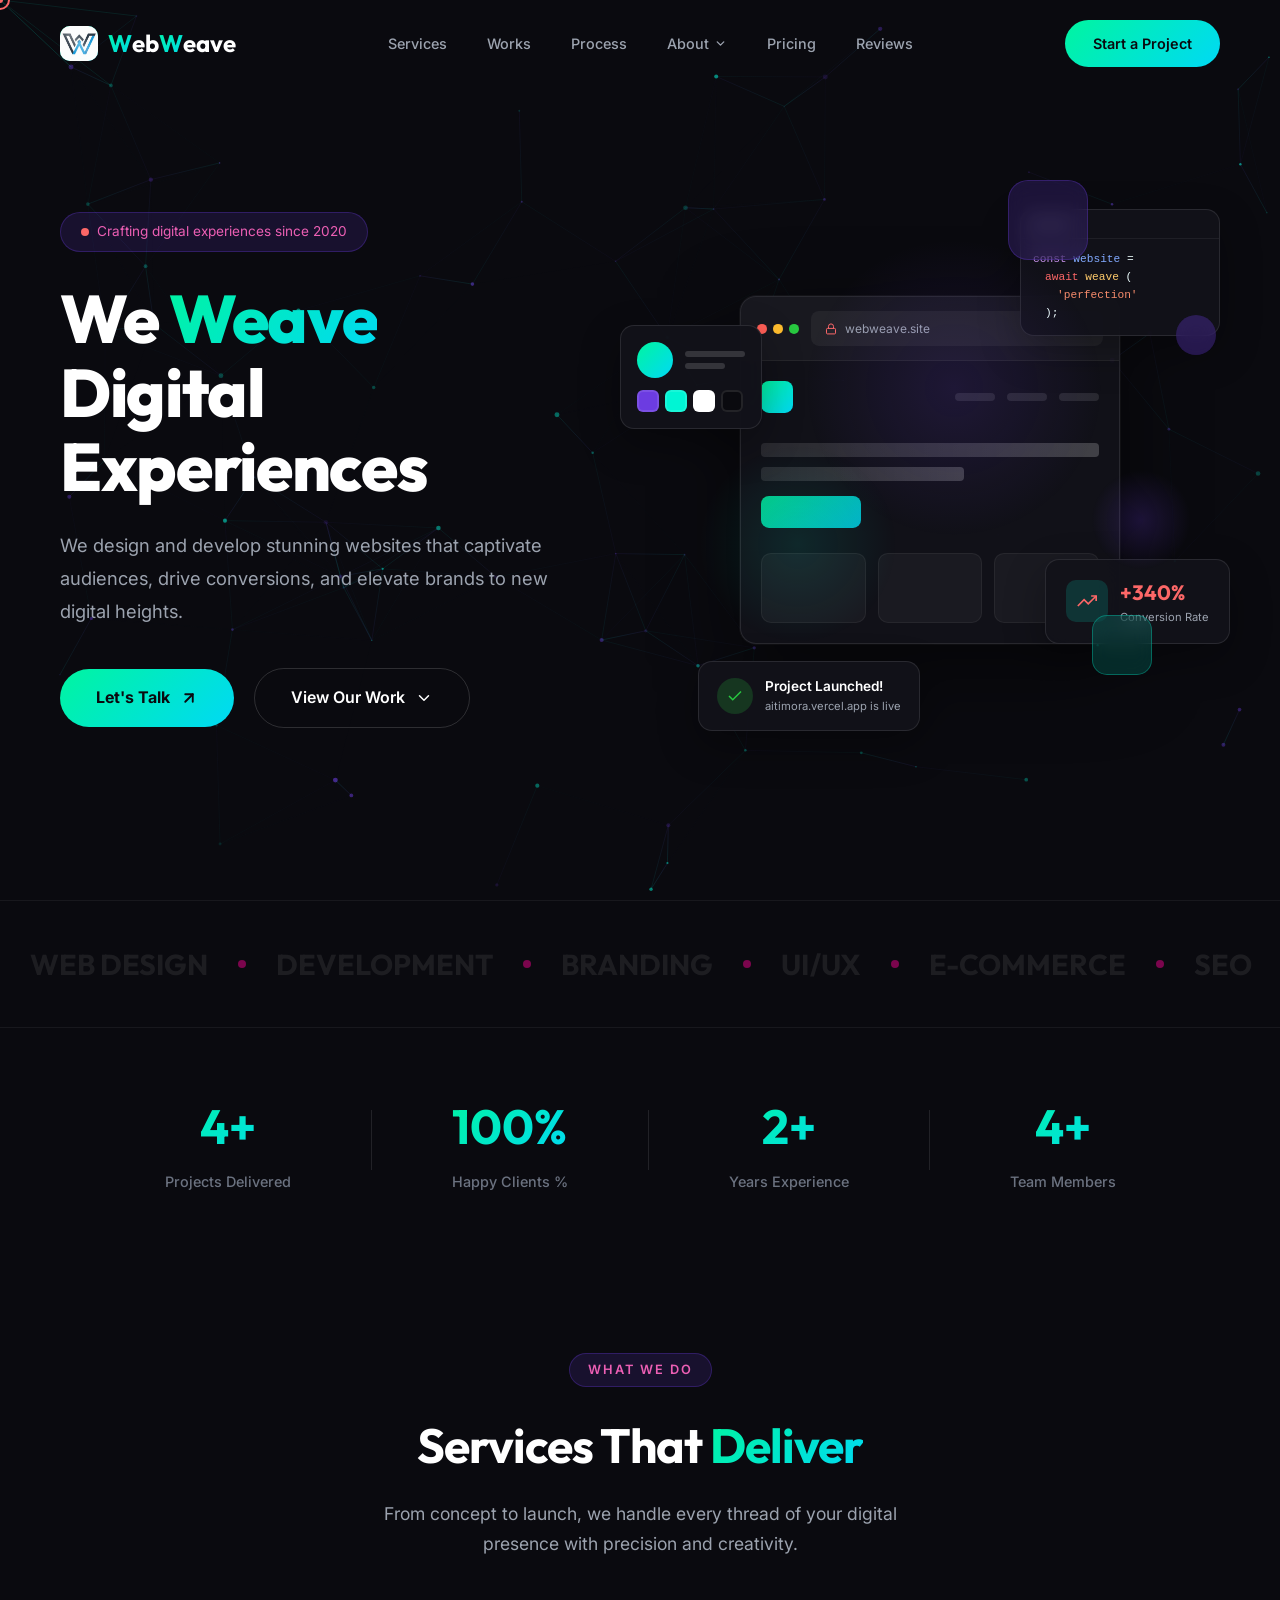
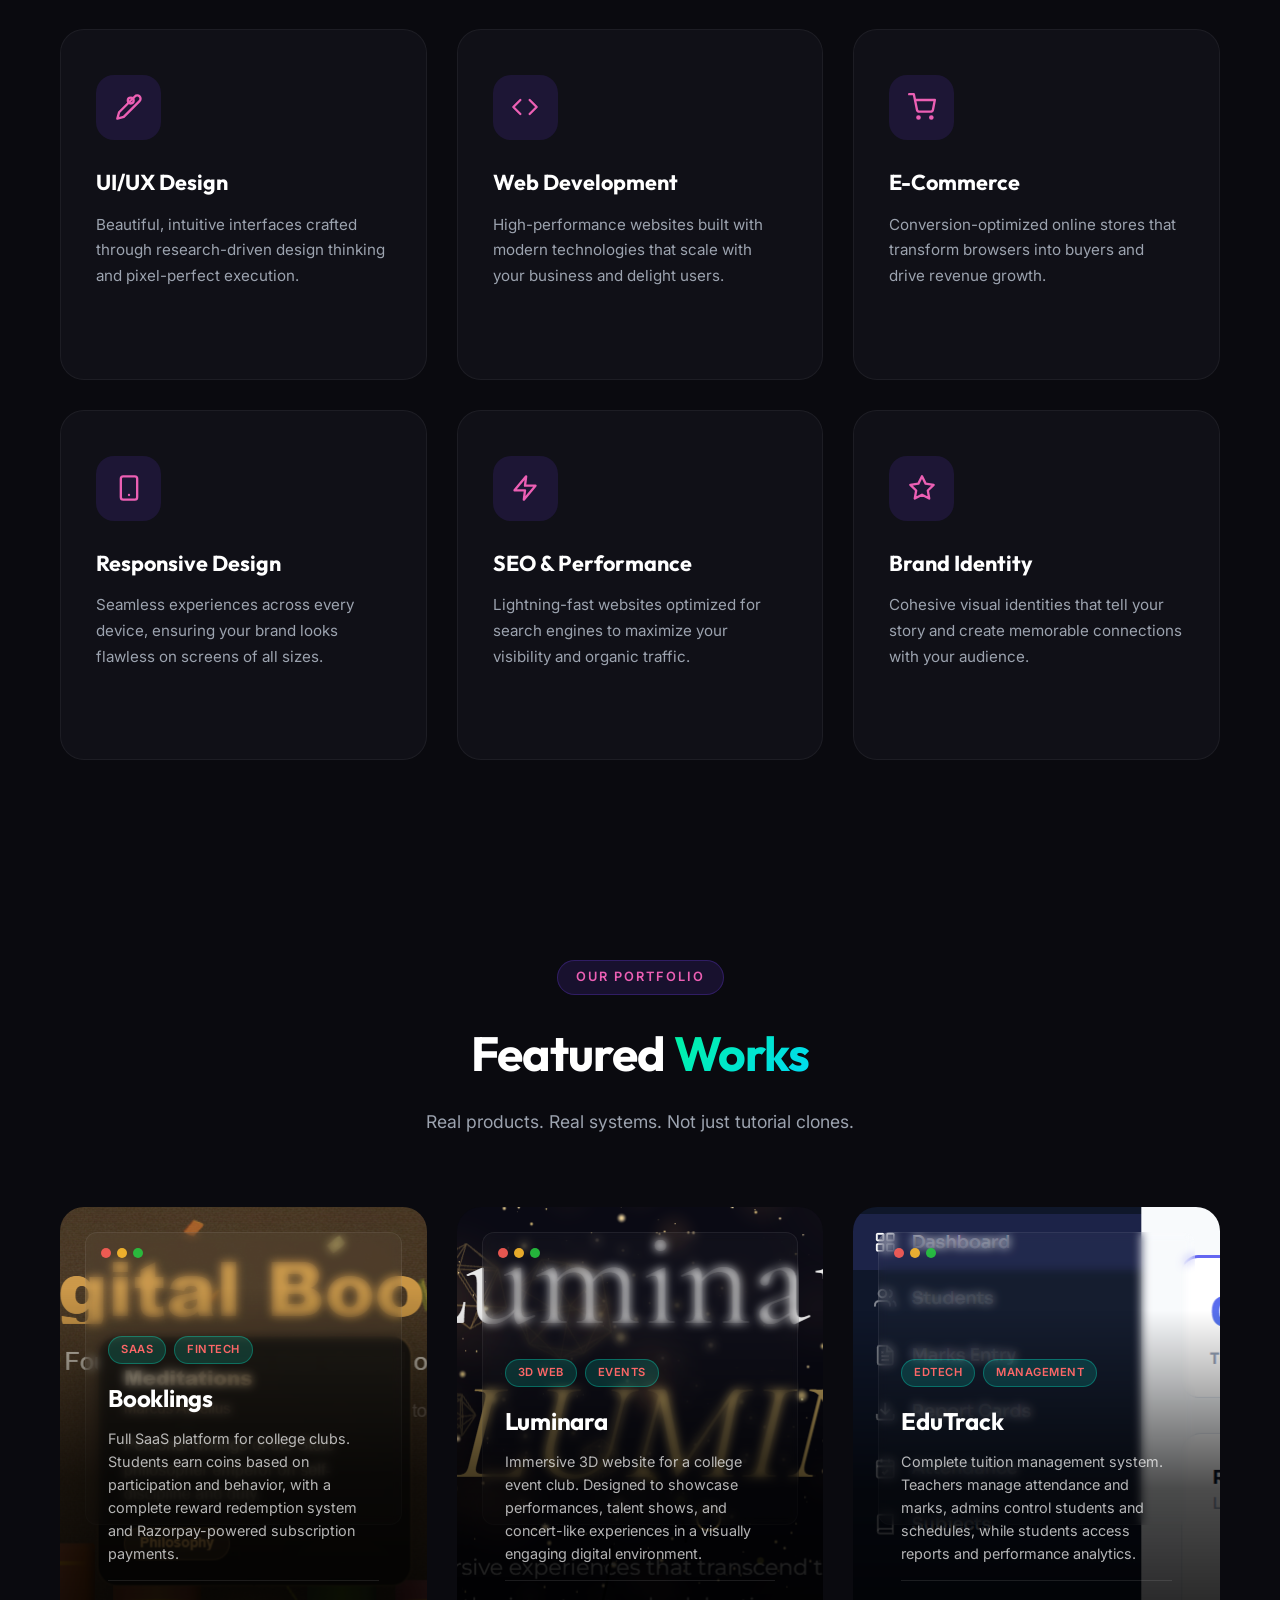
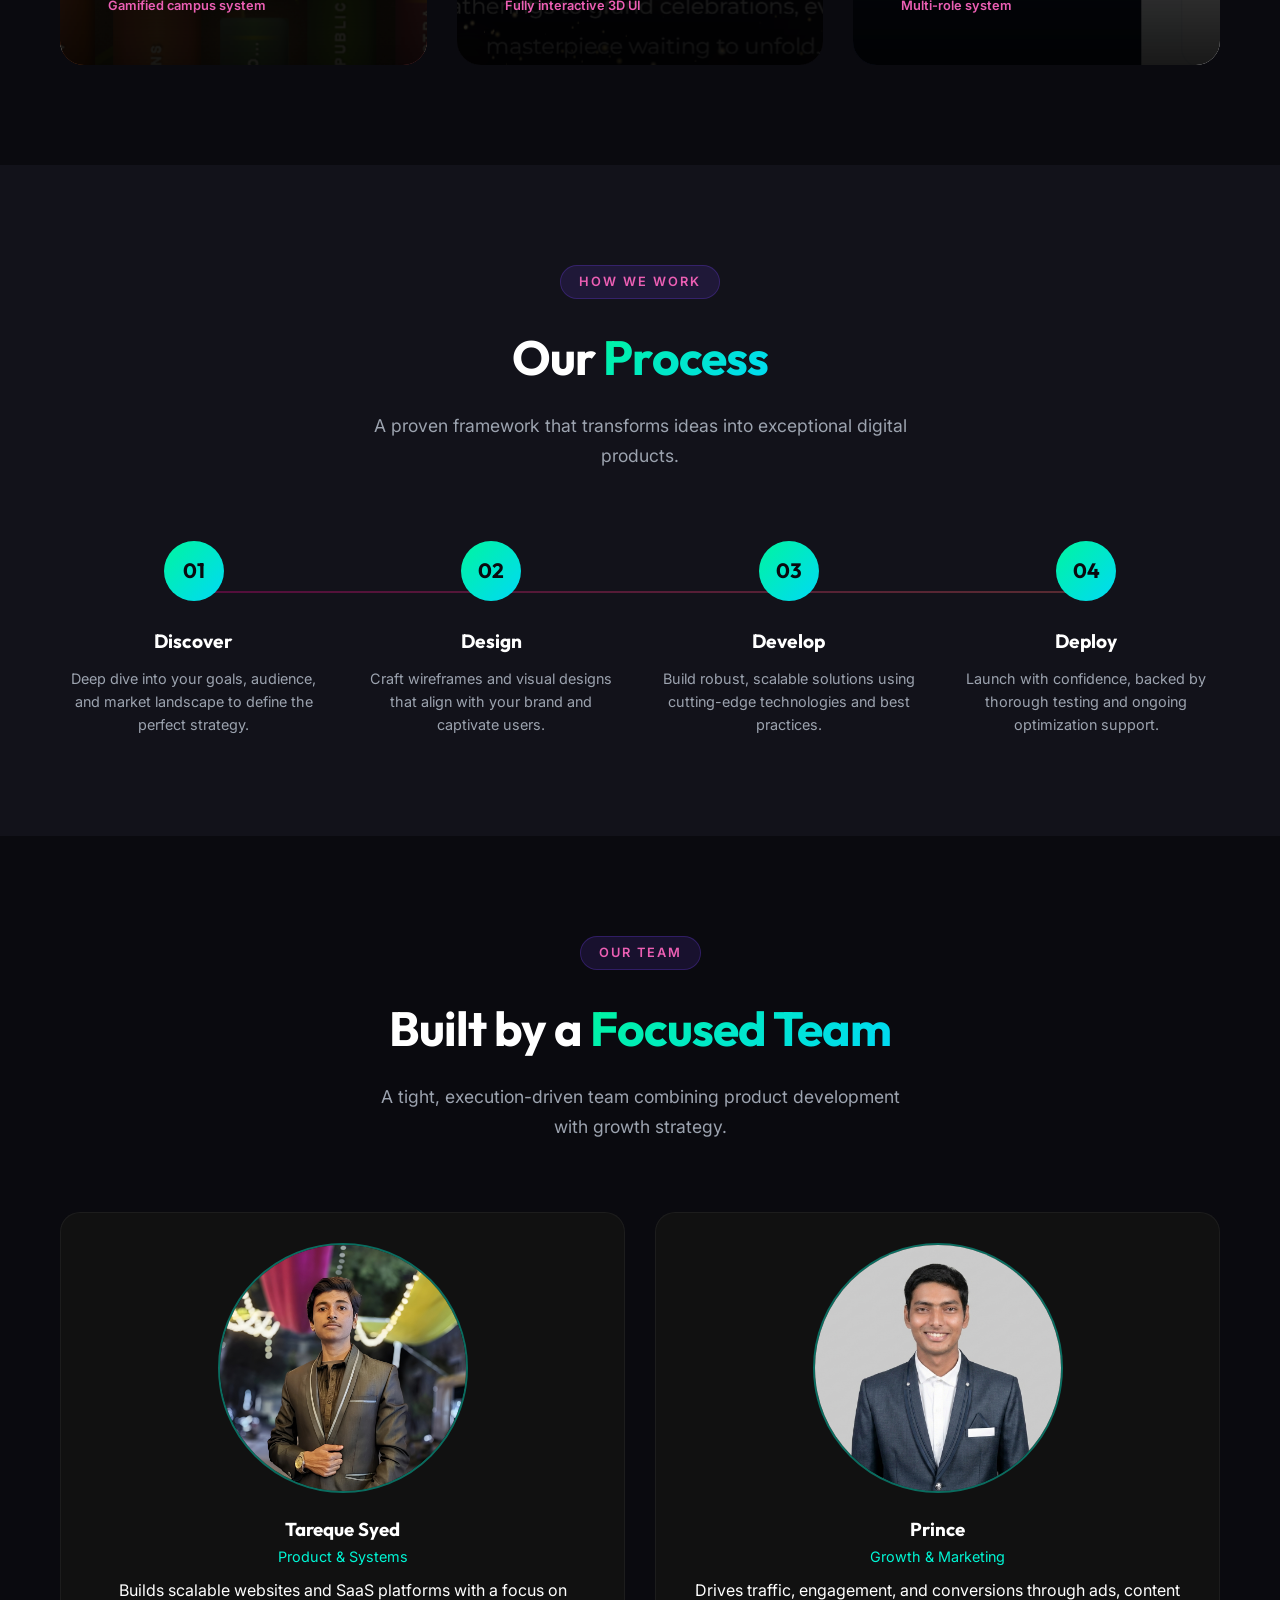
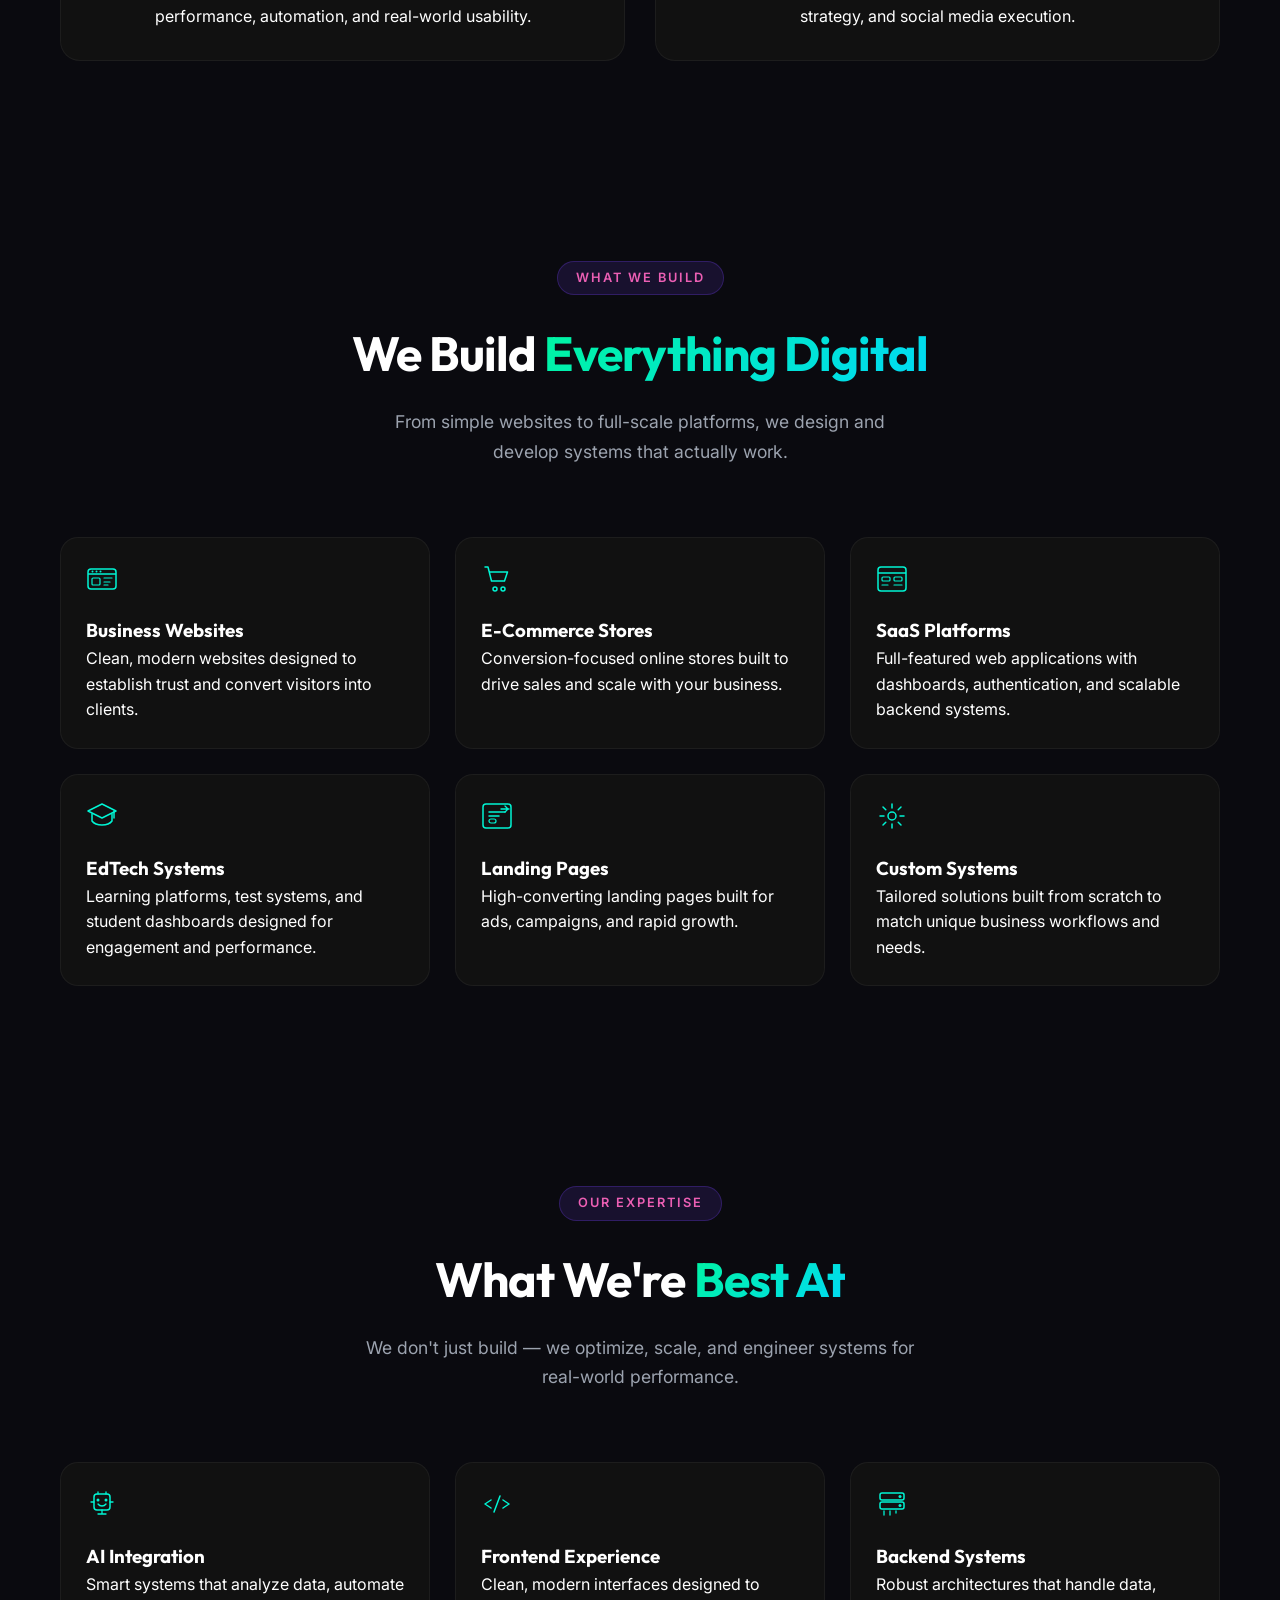
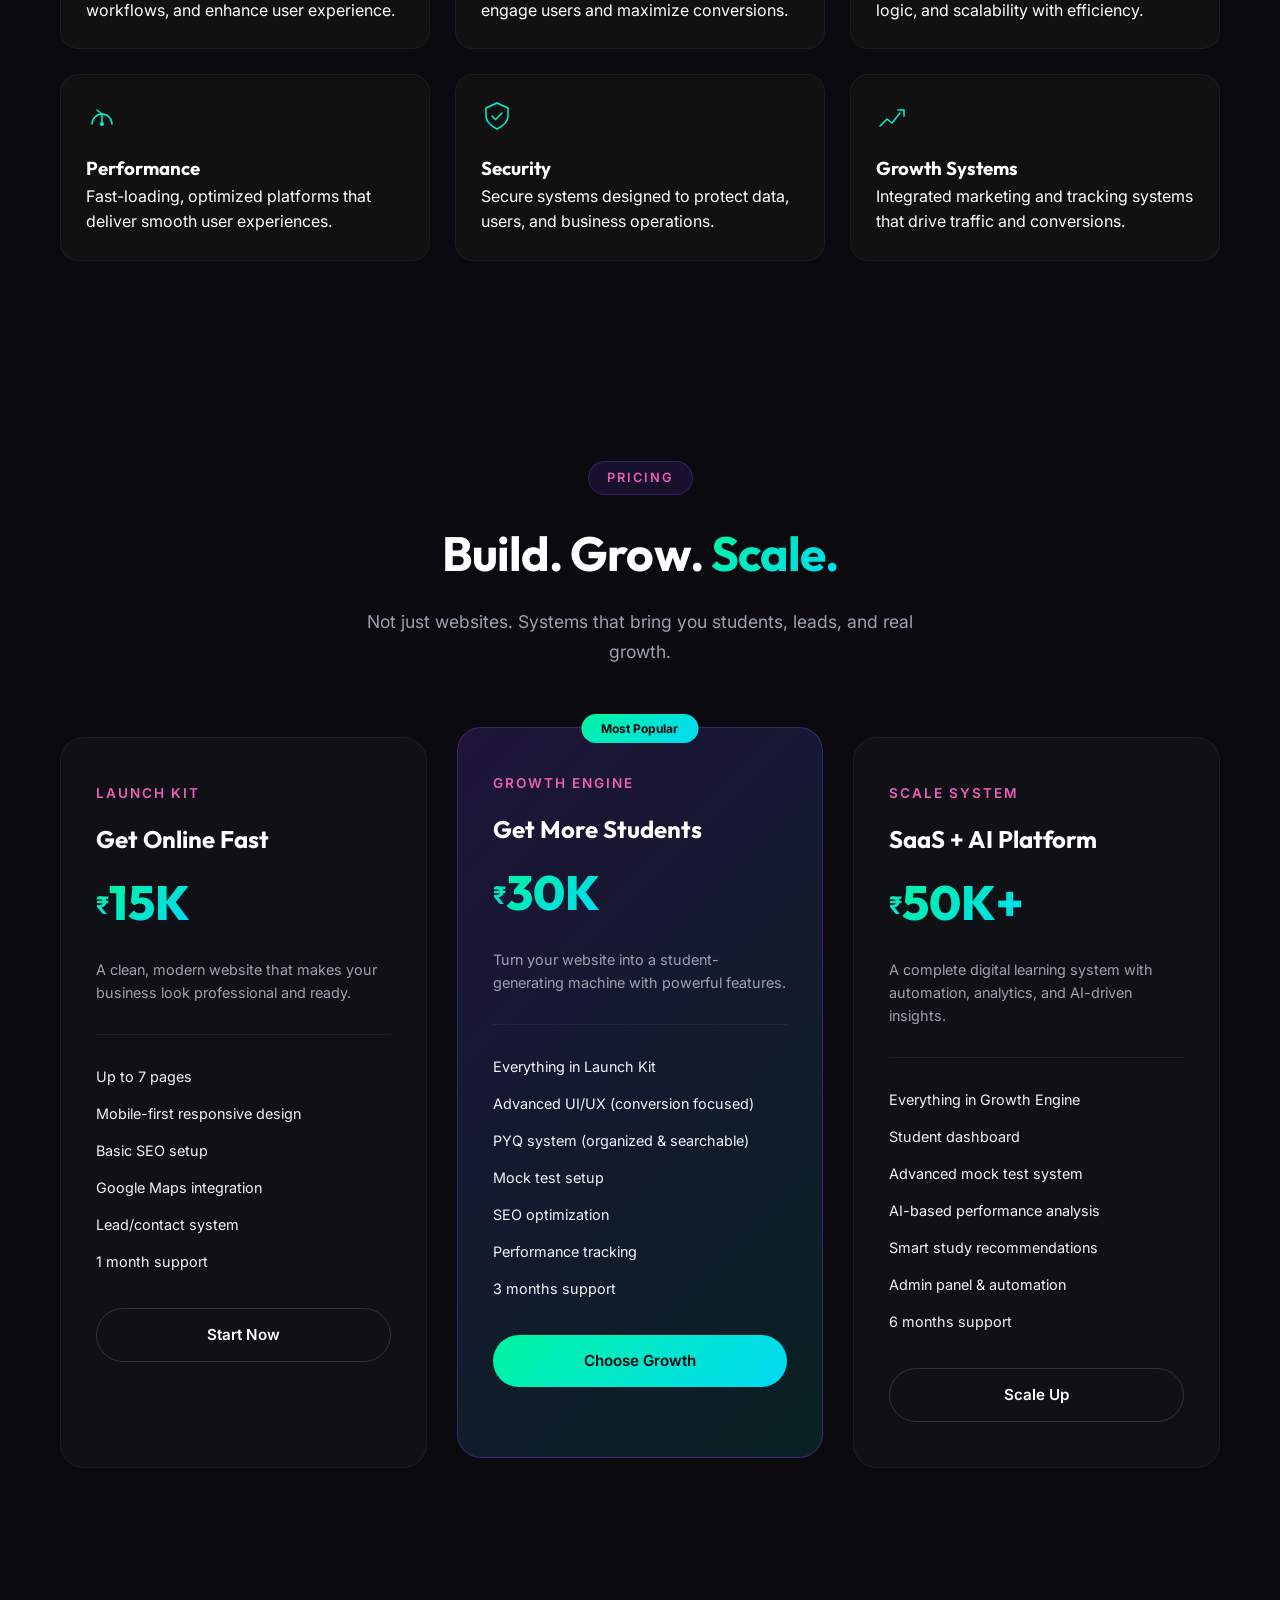
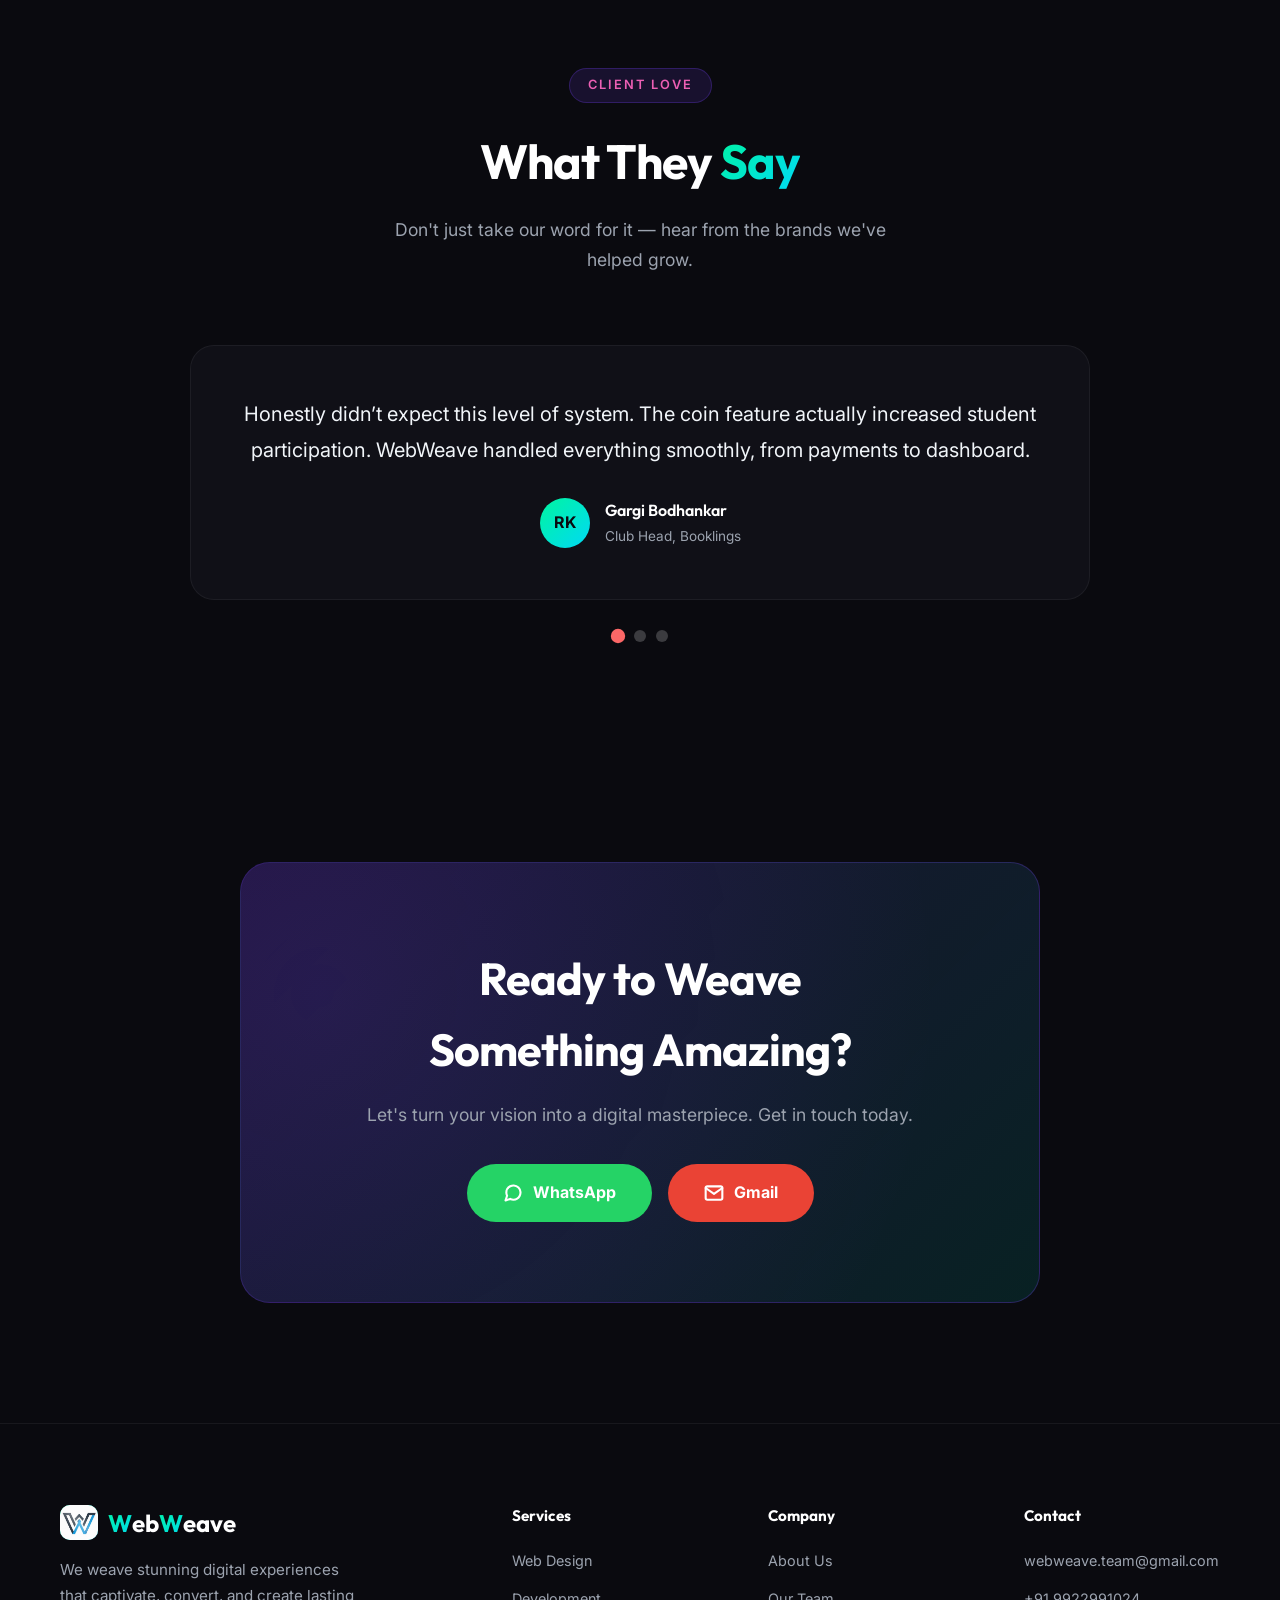
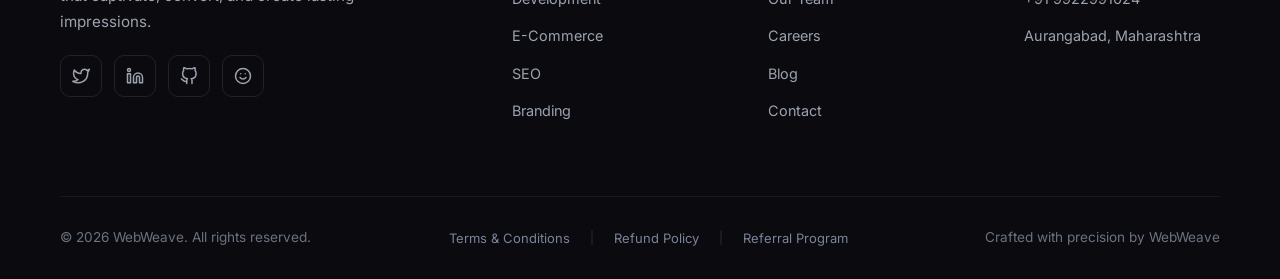
<file: index.html>
<!DOCTYPE html>
<html lang="en">

<head>
    <meta charset="UTF-8">
    <meta name="viewport" content="width=device-width, initial-scale=1.0">
    <title>WebWeave | We Weave Digital Experiences</title>
    <link rel="stylesheet" href="style.css">
    <link rel="icon" type="image/jpeg" href="logo.jpeg" </head>

<body>
    <!-- SVG Definitions -->
    <svg style="position: absolute; width: 0; height: 0;">
        <defs>
            <linearGradient id="gradient" x1="0%" y1="0%" x2="100%" y2="100%">
                <stop offset="0%" style="stop-color:#6C3CE1" />
                <stop offset="100%" style="stop-color:#00F5D4" />
            </linearGradient>
        </defs>
    </svg>

    <div class="preloader" id="preloader">
        <div class="loader-content">
            <h1 class="loader-logo">
                <span>W</span>eb<span>W</span>eave
            </h1>

            <div class="loader-line"></div>

            <p class="loader-tag">
                Crafting digital experiences...
            </p>
        </div>
    </div>

    <!-- Custom Cursor -->
    <div class="cursor" id="cursor"></div>
    <div class="cursor-dot" id="cursorDot"></div>

    <!-- Weave Background Canvas -->
    <canvas id="weaveCanvas"></canvas>

<!-- Navigation -->
<nav id="navbar">
    <a href="#" class="logo">
        <div class="logo-icon">
            <img src="logo.jpeg" alt="WebWeave Logo"
                style="width:105%;height:115%;object-fit:contain;display:block;">
        </div>
        <span>W</span>eb<span>W</span>eave
    </a>
    <ul class="nav-links">
        <li><a href="#services">Services</a></li>
        <li><a href="#works">Works</a></li>
        <li><a href="#process">Process</a></li>
        <li class="nav-dropdown">
            <a href="#" class="dropdown-toggle">
                About
                <svg viewBox="0 0 24 24" fill="none" stroke="currentColor" stroke-width="2.5"
                    stroke-linecap="round" stroke-linejoin="round" class="chevron">
                    <polyline points="6 9 12 15 18 9" />
                </svg>
            </a>
            <ul class="dropdown-menu">
                <li><a href="#team">Team</a></li>
                <li><a href="#build">What We Build</a></li>
                <li><a href="#specialization">Our Expertise</a></li>
            </ul>
        </li>
        <li><a href="#pricing">Pricing</a></li>
        <li><a href="#testimonials">Reviews</a></li>
    </ul>
    <a href="#contact" class="nav-cta">Start a Project</a>
    <div class="hamburger" id="hamburger">
        <span></span>
        <span></span>
        <span></span>
    </div>
</nav>

<!-- Mobile Menu -->
<div class="mobile-menu" id="mobileMenu">
    <a href="#services" onclick="closeMobile()">Services</a>
    <a href="#works" onclick="closeMobile()">Works</a>
    <a href="#process" onclick="closeMobile()">Process</a>
    <a href="#team" onclick="closeMobile()">Team</a>
    <a href="#build" onclick="closeMobile()">What We Build</a>
    <a href="#specialization" onclick="closeMobile()">Our Expertise</a>
    <a href="#pricing" onclick="closeMobile()">Pricing</a>
    <a href="#testimonials" onclick="closeMobile()">Reviews</a>
    <a href="#contact" onclick="closeMobile()">Start a Project</a>
</div>

    <!-- Floating Elements -->
    <div class="float-element float-el-1"></div>
    <div class="float-element float-el-2"></div>
    <div class="float-element float-el-3"></div>

    <!-- Hero Section -->
    <!-- Hero Section -->
    <section class="hero">
        <div class="hero-content">
            <div class="hero-badge">
                <span class="dot"></span>
                Crafting digital experiences since 2020
            </div>
            <h1>
                <span class="line">We <span class="highlight">Weave</span></span>
                <span class="line">Digital</span>
                <span class="line">Experiences</span>
            </h1>
            <p class="hero-description">
                We design and develop stunning websites that captivate audiences, drive conversions, and elevate brands
                to new digital heights.
            </p>
            <div class="hero-buttons">
                <a href="#contact" class="btn-primary">
                    Let's Talk
                    <svg viewBox="0 0 24 24" fill="none" stroke="currentColor" stroke-width="2.5" stroke-linecap="round"
                        stroke-linejoin="round">
                        <line x1="7" y1="17" x2="17" y2="7" />
                        <polyline points="7 7 17 7 17 17" />
                    </svg>
                </a>
                <a href="#works" class="btn-secondary">
                    View Our Work
                    <svg viewBox="0 0 24 24" fill="none" stroke="currentColor" stroke-width="2" stroke-linecap="round"
                        stroke-linejoin="round">
                        <polyline points="6 9 12 15 18 9" />
                    </svg>
                </a>
            </div>
        </div>

        <!-- Hero Visual -->
        <div class="hero-visual">
            <!-- Main Browser Mockup -->
            <div class="browser-mockup">
                <div class="browser-header">
                    <div class="browser-dots">
                        <span></span>
                        <span></span>
                        <span></span>
                    </div>
                    <div class="browser-url">
                        <svg viewBox="0 0 24 24" fill="none" stroke="currentColor" stroke-width="2">
                            <rect x="3" y="11" width="18" height="11" rx="2" ry="2" />
                            <path d="M7 11V7a5 5 0 0 1 10 0v4" />
                        </svg>
                        <span>webweave.site</span>
                    </div>
                </div>
                <div class="browser-content">
                    <!-- Animated Website Preview -->
                    <div class="preview-nav">
                        <div class="preview-logo"></div>
                        <div class="preview-links">
                            <span></span>
                            <span></span>
                            <span></span>
                        </div>
                    </div>
                    <div class="preview-hero">
                        <div class="preview-headline">
                            <div class="line-shimmer"></div>
                            <div class="line-shimmer short"></div>
                        </div>
                        <div class="preview-cta"></div>
                    </div>
                    <div class="preview-cards">
                        <div class="preview-card"></div>
                        <div class="preview-card"></div>
                        <div class="preview-card"></div>
                    </div>
                </div>
            </div>

            <!-- Floating Code Card -->
            <div class="floating-card code-card">
                <div class="code-header">
                    <span class="code-dot"></span>
                    <span class="code-dot"></span>
                    <span class="code-dot"></span>
                </div>
                <div class="code-body">
                    <span class="code-line">
                        <span class="code-purple">const</span>
                        <span class="code-blue">website</span>
                        <span class="code-white">=</span>
                    </span>
                    <span class="code-line indent">
                        <span class="code-teal">await</span>
                        <span class="code-yellow">weave</span>
                        <span class="code-white">(</span>
                    </span>
                    <span class="code-line indent-2">
                        <span class="code-orange">'perfection'</span>
                    </span>
                    <span class="code-line indent">
                        <span class="code-white">);</span>
                    </span>
                </div>
            </div>

            <!-- Floating Stats Card -->
            <div class="floating-card stats-card">
                <div class="stats-icon">
                    <svg viewBox="0 0 24 24" fill="none" stroke="currentColor" stroke-width="2">
                        <polyline points="23 6 13.5 15.5 8.5 10.5 1 18" />
                        <polyline points="17 6 23 6 23 12" />
                    </svg>
                </div>
                <div class="stats-info">
                    <span class="stats-value">+340%</span>
                    <span class="stats-label">Conversion Rate</span>
                </div>
            </div>

            <!-- Floating Design Card -->
            <div class="floating-card design-card">
                <div class="design-preview">
                    <div class="design-circle"></div>
                    <div class="design-lines">
                        <span></span>
                        <span></span>
                    </div>
                </div>
                <div class="design-palette">
                    <span style="background: #6C3CE1;"></span>
                    <span style="background: #00F5D4;"></span>
                    <span style="background: #FFFFFF;"></span>
                    <span style="background: #0A0A0F;"></span>
                </div>
            </div>

            <!-- Floating Notification -->
            <div class="floating-card notification-card">
                <div class="notif-icon">
                    <svg viewBox="0 0 24 24" fill="none" stroke="currentColor" stroke-width="2">
                        <polyline points="20 6 9 17 4 12" />
                    </svg>
                </div>
                <div class="notif-text">
                    <span class="notif-title">Project Launched!</span>
                    <span class="notif-sub">aitimora.vercel.app is live</span>
                </div>
            </div>

            <!-- Decorative Elements -->
            <div class="hero-decor decor-1"></div>
            <div class="hero-decor decor-2"></div>
            <div class="hero-decor decor-3"></div>
        </div>
    </section>

    <!-- Marquee -->
    <div class="marquee-section">
        <div class="marquee-track">
            <div class="marquee-item">WEB DESIGN <span class="sep"></span> DEVELOPMENT <span class="sep"></span>
                BRANDING <span class="sep"></span> UI/UX <span class="sep"></span> E-COMMERCE <span class="sep"></span>
                SEO <span class="sep"></span> STRATEGY <span class="sep"></span></div>
            <div class="marquee-item">WEB DESIGN <span class="sep"></span> DEVELOPMENT <span class="sep"></span>
                BRANDING <span class="sep"></span> UI/UX <span class="sep"></span> E-COMMERCE <span class="sep"></span>
                SEO <span class="sep"></span> STRATEGY <span class="sep"></span></div>
        </div>
    </div>

    <!-- Stats -->
    <div class="stats-bar">
        <div class="stat-item reveal">
            <div class="stat-number" data-target="5">0</div>
            <div class="stat-label">Projects Delivered</div>
        </div>
        <div class="stat-divider"></div>
        <div class="stat-item reveal">
            <div class="stat-number" data-target="100">0</div>
            <div class="stat-label">Happy Clients %</div>
        </div>
        <div class="stat-divider"></div>
        <div class="stat-item reveal">
            <div class="stat-number" data-target="3">0</div>
            <div class="stat-label">Years Experience</div>
        </div>
        <div class="stat-divider"></div>
        <div class="stat-item reveal">
            <div class="stat-number" data-target="4">0</div>
            <div class="stat-label">Team Members</div>
        </div>
    </div>

    <!-- Services Section -->
    <section id="services">
        <div class="section-header reveal">
            <span class="section-tag">What We Do</span>
            <h2 class="section-title">Services That <span class="highlight">Deliver</span></h2>
            <p class="section-subtitle">From concept to launch, we handle every thread of your digital presence with
                precision and creativity.</p>
        </div>
        <div class="services-grid">
            <div class="service-card reveal">
                <div class="service-icon">
                    <svg viewBox="0 0 24 24" fill="none" stroke="currentColor" stroke-width="2" stroke-linecap="round"
                        stroke-linejoin="round">
                        <circle cx="13.5" cy="6.5" r="2.5" />
                        <path d="M17 3a2.83 2.83 0 1 1 4 4L7.5 20.5 2 22l1.5-5.5L17 3z" />
                    </svg>
                </div>
                <h3>UI/UX Design</h3>
                <p>Beautiful, intuitive interfaces crafted through research-driven design thinking and pixel-perfect
                    execution.</p>
                <div class="arrow">
                    Learn more
                    <svg viewBox="0 0 24 24" fill="none" stroke="currentColor" stroke-width="2" stroke-linecap="round"
                        stroke-linejoin="round">
                        <line x1="5" y1="12" x2="19" y2="12" />
                        <polyline points="12 5 19 12 12 19" />
                    </svg>
                </div>
            </div>
            <div class="service-card reveal">
                <div class="service-icon">
                    <svg viewBox="0 0 24 24" fill="none" stroke="currentColor" stroke-width="2" stroke-linecap="round"
                        stroke-linejoin="round">
                        <polyline points="16 18 22 12 16 6" />
                        <polyline points="8 6 2 12 8 18" />
                    </svg>
                </div>
                <h3>Web Development</h3>
                <p>High-performance websites built with modern technologies that scale with your business and delight
                    users.</p>
                <div class="arrow">
                    Learn more
                    <svg viewBox="0 0 24 24" fill="none" stroke="currentColor" stroke-width="2" stroke-linecap="round"
                        stroke-linejoin="round">
                        <line x1="5" y1="12" x2="19" y2="12" />
                        <polyline points="12 5 19 12 12 19" />
                    </svg>
                </div>
            </div>
            <div class="service-card reveal">
                <div class="service-icon">
                    <svg viewBox="0 0 24 24" fill="none" stroke="currentColor" stroke-width="2" stroke-linecap="round"
                        stroke-linejoin="round">
                        <circle cx="9" cy="21" r="1" />
                        <circle cx="20" cy="21" r="1" />
                        <path d="M1 1h4l2.68 13.39a2 2 0 0 0 2 1.61h9.72a2 2 0 0 0 2-1.61L23 6H6" />
                    </svg>
                </div>
                <h3>E-Commerce</h3>
                <p>Conversion-optimized online stores that transform browsers into buyers and drive revenue growth.</p>
                <div class="arrow">
                    Learn more
                    <svg viewBox="0 0 24 24" fill="none" stroke="currentColor" stroke-width="2" stroke-linecap="round"
                        stroke-linejoin="round">
                        <line x1="5" y1="12" x2="19" y2="12" />
                        <polyline points="12 5 19 12 12 19" />
                    </svg>
                </div>
            </div>
            <div class="service-card reveal">
                <div class="service-icon">
                    <svg viewBox="0 0 24 24" fill="none" stroke="currentColor" stroke-width="2" stroke-linecap="round"
                        stroke-linejoin="round">
                        <rect x="5" y="2" width="14" height="20" rx="2" ry="2" />
                        <line x1="12" y1="18" x2="12.01" y2="18" />
                    </svg>
                </div>
                <h3>Responsive Design</h3>
                <p>Seamless experiences across every device, ensuring your brand looks flawless on screens of all sizes.
                </p>
                <div class="arrow">
                    Learn more
                    <svg viewBox="0 0 24 24" fill="none" stroke="currentColor" stroke-width="2" stroke-linecap="round"
                        stroke-linejoin="round">
                        <line x1="5" y1="12" x2="19" y2="12" />
                        <polyline points="12 5 19 12 12 19" />
                    </svg>
                </div>
            </div>
            <div class="service-card reveal">
                <div class="service-icon">
                    <svg viewBox="0 0 24 24" fill="none" stroke="currentColor" stroke-width="2" stroke-linecap="round"
                        stroke-linejoin="round">
                        <path d="M13 2L3 14h9l-1 8 10-12h-9l1-8z" />
                    </svg>
                </div>
                <h3>SEO & Performance</h3>
                <p>Lightning-fast websites optimized for search engines to maximize your visibility and organic traffic.
                </p>
                <div class="arrow">
                    Learn more
                    <svg viewBox="0 0 24 24" fill="none" stroke="currentColor" stroke-width="2" stroke-linecap="round"
                        stroke-linejoin="round">
                        <line x1="5" y1="12" x2="19" y2="12" />
                        <polyline points="12 5 19 12 12 19" />
                    </svg>
                </div>
            </div>
            <div class="service-card reveal">
                <div class="service-icon">
                    <svg viewBox="0 0 24 24" fill="none" stroke="currentColor" stroke-width="2" stroke-linecap="round"
                        stroke-linejoin="round">
                        <polygon
                            points="12 2 15.09 8.26 22 9.27 17 14.14 18.18 21.02 12 17.77 5.82 21.02 7 14.14 2 9.27 8.91 8.26 12 2" />
                    </svg>
                </div>
                <h3>Brand Identity</h3>
                <p>Cohesive visual identities that tell your story and create memorable connections with your audience.
                </p>
                <div class="arrow">
                    Learn more
                    <svg viewBox="0 0 24 24" fill="none" stroke="currentColor" stroke-width="2" stroke-linecap="round"
                        stroke-linejoin="round">
                        <line x1="5" y1="12" x2="19" y2="12" />
                        <polyline points="12 5 19 12 12 19" />
                    </svg>
                </div>
            </div>
        </div>
    </section>

    <!-- Works Section -->
    <section id="works">
        <div class="section-header reveal">
            <span class="section-tag">Our Portfolio</span>
            <h2 class="section-title">Featured <span class="highlight">Works</span></h2>
            <p class="section-subtitle">Real products. Real systems. Not just tutorial clones.</p>
        </div>

        <div class="works-grid">

            <!-- BOOKLINGS -->
            <div class="work-card reveal" onclick="window.location.href='pages/booklings.html'" style="cursor:pointer;">
                <div class="work-card-bg" style="background-image: url('images/booklings.png');"></div>

                <div class="work-preview">
                    <div class="preview-dot"></div>
                    <div class="preview-dot"></div>
                    <div class="preview-dot"></div>
                </div>

                <div class="work-card-content">
                    <div class="work-tags">
                        <span class="work-tag">SaaS</span>
                        <span class="work-tag">FinTech</span>
                    </div>

                    <h3>Booklings</h3>
                    <p>
                        Full SaaS platform for college clubs. Students earn coins based on participation and behavior,
                        with a complete reward redemption system and Razorpay-powered subscription payments.
                    </p>

                    <div class="work-stats">
                        <span class="work-stat">Gamified campus system</span>
                    </div>
                </div>
            </div>

            <!-- LUMINARA -->
            <div class="work-card reveal" onclick="window.location.href='pages/luminara.html'" style="cursor:pointer;">
                <div class="work-card-bg" style="background-image: url('images/luminara.png');"></div>

                <div class="work-preview">
                    <div class="preview-dot"></div>
                    <div class="preview-dot"></div>
                    <div class="preview-dot"></div>
                </div>

                <div class="work-card-content">
                    <div class="work-tags">
                        <span class="work-tag">3D Web</span>
                        <span class="work-tag">Events</span>
                    </div>

                    <h3>Luminara</h3>
                    <p>
                        Immersive 3D website for a college event club. Designed to showcase performances,
                        talent shows, and concert-like experiences in a visually engaging digital environment.
                    </p>

                    <div class="work-stats">
                        <span class="work-stat">Fully interactive 3D UI</span>
                    </div>
                </div>
            </div>

            <!-- EDUTRACK -->
            <div class="work-card reveal" onclick="window.location.href='pages/edutrack.html'" style="cursor:pointer;">
                <div class="work-card-bg" style="background-image: url('images/edutrack.png');"></div>

                <div class="work-preview">
                    <div class="preview-dot"></div>
                    <div class="preview-dot"></div>
                    <div class="preview-dot"></div>
                </div>

                <div class="work-card-content">
                    <div class="work-tags">
                        <span class="work-tag">EdTech</span>
                        <span class="work-tag">Management</span>
                    </div>

                    <h3>EduTrack</h3>
                    <p>
                        Complete tuition management system. Teachers manage attendance and marks,
                        admins control students and schedules, while students access reports and performance analytics.
                    </p>

                    <div class="work-stats">
                        <span class="work-stat">Multi-role system</span>
                    </div>
                </div>
            </div>

        </div>
    </section>

    <!-- Process Section -->
    <section id="process" class="process-section">
        <div class="section-header reveal">
            <span class="section-tag">How We Work</span>
            <h2 class="section-title">Our <span class="highlight">Process</span></h2>
            <p class="section-subtitle">A proven framework that transforms ideas into exceptional digital products.</p>
        </div>
        <div class="process-grid">
            <div class="process-step reveal">
                <div class="step-number">01</div>
                <h3>Discover</h3>
                <p>Deep dive into your goals, audience, and market landscape to define the perfect strategy.</p>
            </div>
            <div class="process-step reveal">
                <div class="step-number">02</div>
                <h3>Design</h3>
                <p>Craft wireframes and visual designs that align with your brand and captivate users.</p>
            </div>
            <div class="process-step reveal">
                <div class="step-number">03</div>
                <h3>Develop</h3>
                <p>Build robust, scalable solutions using cutting-edge technologies and best practices.</p>
            </div>
            <div class="process-step reveal">
                <div class="step-number">04</div>
                <h3>Deploy</h3>
                <p>Launch with confidence, backed by thorough testing and ongoing optimization support.</p>
            </div>
        </div>
    </section>

    <section id="team">
        <div class="section-header reveal">
            <span class="section-tag">Our Team</span>
            <h2 class="section-title">Built by a <span class="highlight">Focused Team</span></h2>
            <p class="section-subtitle">
                A tight, execution-driven team combining product development with growth strategy.
            </p>
        </div>

        <div class="team-grid">

            <div class="team-card reveal">
                <img src="images/tareque.jpg" alt="Tareque Syed" class="team-img">
                <h3>Tareque Syed</h3>
                <span class="team-role">Product & Systems</span>
                <p>
                    Builds scalable websites and SaaS platforms with a focus on performance, automation,
                    and real-world usability.
                </p>
            </div>

            <div class="team-card reveal">
                <img src="images/prince.png" alt="Prince" class="team-img">
                <h3>Prince</h3>
                <span class="team-role">Growth & Marketing</span>
                <p>
                    Drives traffic, engagement, and conversions through ads, content strategy,
                    and social media execution.
                </p>
            </div>

        </div>
    </section>

    <section id="build">
        <div class="section-header reveal">
            <span class="section-tag">What We Build</span>
            <h2 class="section-title">We Build <span class="highlight">Everything Digital</span></h2>
            <p class="section-subtitle">
                From simple websites to full-scale platforms, we design and develop systems that actually work.
            </p>
        </div>

        <div class="build-grid">

            <div class="build-card reveal">
                <div class="build-icon">
                    <svg width="32" height="32" viewBox="0 0 32 32" fill="none" xmlns="http://www.w3.org/2000/svg">
                        <rect x="2" y="6" width="28" height="20" rx="3" stroke="#00f5d4" stroke-width="1.5" />
                        <path d="M2 11h28" stroke="#00f5d4" stroke-width="1.5" />
                        <circle cx="6.5" cy="8.5" r="1" fill="#00f5d4" />
                        <circle cx="10.5" cy="8.5" r="1" fill="#00f5d4" />
                        <circle cx="14.5" cy="8.5" r="1" fill="#00f5d4" />
                        <rect x="6" y="15" width="8" height="7" rx="1" stroke="#00f5d4" stroke-width="1.2" />
                        <path d="M18 15h8M18 19h6M18 22h4" stroke="#00f5d4" stroke-width="1.2" stroke-linecap="round" />
                    </svg>
                </div>
                <h3>Business Websites</h3>
                <p>Clean, modern websites designed to establish trust and convert visitors into clients.</p>
            </div>

            <div class="build-card reveal">
                <div class="build-icon">
                    <svg width="32" height="32" viewBox="0 0 32 32" fill="none" xmlns="http://www.w3.org/2000/svg">
                        <path d="M4 4h3l3.5 14h13l3-9H9" stroke="#00f5d4" stroke-width="1.5" stroke-linecap="round"
                            stroke-linejoin="round" />
                        <circle cx="14" cy="26" r="2" stroke="#00f5d4" stroke-width="1.5" />
                        <circle cx="22" cy="26" r="2" stroke="#00f5d4" stroke-width="1.5" />
                    </svg>
                </div>
                <h3>E-Commerce Stores</h3>
                <p>Conversion-focused online stores built to drive sales and scale with your business.</p>
            </div>

            <div class="build-card reveal">
                <div class="build-icon">
                    <svg width="32" height="32" viewBox="0 0 32 32" fill="none" xmlns="http://www.w3.org/2000/svg">
                        <rect x="2" y="4" width="28" height="24" rx="3" stroke="#00f5d4" stroke-width="1.5" />
                        <path d="M2 10h28" stroke="#00f5d4" stroke-width="1.5" />
                        <rect x="6" y="14" width="8" height="4" rx="1" stroke="#00f5d4" stroke-width="1.2" />
                        <rect x="18" y="14" width="8" height="4" rx="1" stroke="#00f5d4" stroke-width="1.2" />
                        <path d="M6 22h6M18 22h8" stroke="#00f5d4" stroke-width="1.2" stroke-linecap="round" />
                    </svg>
                </div>
                <h3>SaaS Platforms</h3>
                <p>Full-featured web applications with dashboards, authentication, and scalable backend systems.</p>
            </div>

            <div class="build-card reveal">
                <div class="build-icon">
                    <svg width="32" height="32" viewBox="0 0 32 32" fill="none" xmlns="http://www.w3.org/2000/svg">
                        <path d="M16 4L2 11l14 7 14-7-14-7z" stroke="#00f5d4" stroke-width="1.5"
                            stroke-linejoin="round" />
                        <path d="M6 14v7c0 0 3 4 10 4s10-4 10-4v-7" stroke="#00f5d4" stroke-width="1.5"
                            stroke-linecap="round" />
                        <path d="M28 11v7" stroke="#00f5d4" stroke-width="1.5" stroke-linecap="round" />
                    </svg>
                </div>
                <h3>EdTech Systems</h3>
                <p>Learning platforms, test systems, and student dashboards designed for engagement and performance.</p>
            </div>

            <div class="build-card reveal">
                <div class="build-icon">
                    <svg width="32" height="32" viewBox="0 0 32 32" fill="none" xmlns="http://www.w3.org/2000/svg">
                        <rect x="2" y="4" width="28" height="24" rx="3" stroke="#00f5d4" stroke-width="1.5" />
                        <path d="M8 12h16M8 16h10" stroke="#00f5d4" stroke-width="1.5" stroke-linecap="round" />
                        <rect x="8" y="19" width="7" height="4" rx="2" stroke="#00f5d4" stroke-width="1.2" />
                        <path d="M24 6l3 3-3 3M28 9H20" stroke="#00f5d4" stroke-width="1.3" stroke-linecap="round"
                            stroke-linejoin="round" />
                    </svg>
                </div>
                <h3>Landing Pages</h3>
                <p>High-converting landing pages built for ads, campaigns, and rapid growth.</p>
            </div>

            <div class="build-card reveal">
                <div class="build-icon">
                    <svg width="32" height="32" viewBox="0 0 32 32" fill="none" xmlns="http://www.w3.org/2000/svg">
                        <circle cx="16" cy="16" r="4" stroke="#00f5d4" stroke-width="1.5" />
                        <path d="M16 4v4M16 24v4M4 16h4M24 16h4M7 7l2.8 2.8M22.2 22.2L25 25M7 25l2.8-2.8M22.2 9.8L25 7"
                            stroke="#00f5d4" stroke-width="1.5" stroke-linecap="round" />
                    </svg>
                </div>
                <h3>Custom Systems</h3>
                <p>Tailored solutions built from scratch to match unique business workflows and needs.</p>
            </div>

        </div>
    </section>

    <section id="specialization">
        <div class="section-header reveal">
            <span class="section-tag">Our Expertise</span>
            <h2 class="section-title">What We're <span class="highlight">Best At</span></h2>
            <p class="section-subtitle">
                We don't just build — we optimize, scale, and engineer systems for real-world performance.
            </p>
        </div>

        <div class="spec-grid">

            <div class="spec-card reveal">
                <div class="spec-icon">
                    <svg width="32" height="32" viewBox="0 0 32 32" fill="none" xmlns="http://www.w3.org/2000/svg">
                        <rect x="8" y="6" width="16" height="16" rx="3" stroke="#00f5d4" stroke-width="1.5" />
                        <circle cx="12" cy="12" r="1.5" fill="#00f5d4" />
                        <circle cx="20" cy="12" r="1.5" fill="#00f5d4" />
                        <path d="M12 16s1.5 2 4 2 4-2 4-2" stroke="#00f5d4" stroke-width="1.3" stroke-linecap="round" />
                        <path d="M12 6V4M20 6V4M8 14H5M27 14h-3M16 22v4M12 26h8" stroke="#00f5d4" stroke-width="1.3"
                            stroke-linecap="round" />
                    </svg>
                </div>
                <h3>AI Integration</h3>
                <p>Smart systems that analyze data, automate workflows, and enhance user experience.</p>
            </div>

            <div class="spec-card reveal">
                <div class="spec-icon">
                    <svg width="32" height="32" viewBox="0 0 32 32" fill="none" xmlns="http://www.w3.org/2000/svg">
                        <path d="M10 20l-6-4 6-4M22 12l6 4-6 4" stroke="#00f5d4" stroke-width="1.5"
                            stroke-linecap="round" stroke-linejoin="round" />
                        <path d="M19 8l-6 16" stroke="#00f5d4" stroke-width="1.5" stroke-linecap="round" />
                    </svg>
                </div>
                <h3>Frontend Experience</h3>
                <p>Clean, modern interfaces designed to engage users and maximize conversions.</p>
            </div>

            <div class="spec-card reveal">
                <div class="spec-icon">
                    <svg width="32" height="32" viewBox="0 0 32 32" fill="none" xmlns="http://www.w3.org/2000/svg">
                        <rect x="4" y="5" width="24" height="7" rx="2" stroke="#00f5d4" stroke-width="1.5" />
                        <rect x="4" y="14" width="24" height="7" rx="2" stroke="#00f5d4" stroke-width="1.5" />
                        <circle cx="24" cy="8.5" r="1.5" fill="#00f5d4" />
                        <circle cx="24" cy="17.5" r="1.5" fill="#00f5d4" />
                        <path d="M8 23v4M14 23v4M20 23v2" stroke="#00f5d4" stroke-width="1.3" stroke-linecap="round" />
                    </svg>
                </div>
                <h3>Backend Systems</h3>
                <p>Robust architectures that handle data, logic, and scalability with efficiency.</p>
            </div>

            <div class="spec-card reveal">
                <div class="spec-icon">
                    <svg width="32" height="32" viewBox="0 0 32 32" fill="none" xmlns="http://www.w3.org/2000/svg">
                        <path d="M6 24a10 10 0 1 1 20 0" stroke="#00f5d4" stroke-width="1.5" stroke-linecap="round" />
                        <path d="M16 24V14" stroke="#00f5d4" stroke-width="1.5" stroke-linecap="round" />
                        <path d="M16 14l-5-4" stroke="#00f5d4" stroke-width="1.3" stroke-linecap="round" />
                        <circle cx="16" cy="24" r="2" fill="#00f5d4" />
                    </svg>
                </div>
                <h3>Performance</h3>
                <p>Fast-loading, optimized platforms that deliver smooth user experiences.</p>
            </div>

            <div class="spec-card reveal">
                <div class="spec-icon">
                    <svg width="32" height="32" viewBox="0 0 32 32" fill="none" xmlns="http://www.w3.org/2000/svg">
                        <path d="M16 3L5 8v8c0 6 5 10 11 13 6-3 11-7 11-13V8L16 3z" stroke="#00f5d4" stroke-width="1.5"
                            stroke-linejoin="round" />
                        <path d="M11 16l3.5 3.5L21 13" stroke="#00f5d4" stroke-width="1.5" stroke-linecap="round"
                            stroke-linejoin="round" />
                    </svg>
                </div>
                <h3>Security</h3>
                <p>Secure systems designed to protect data, users, and business operations.</p>
            </div>

            <div class="spec-card reveal">
                <div class="spec-icon">
                    <svg width="32" height="32" viewBox="0 0 32 32" fill="none" xmlns="http://www.w3.org/2000/svg">
                        <path d="M4 26l7-7 5 4 8-10" stroke="#00f5d4" stroke-width="1.5" stroke-linecap="round"
                            stroke-linejoin="round" />
                        <path d="M22 10h6v6" stroke="#00f5d4" stroke-width="1.5" stroke-linecap="round"
                            stroke-linejoin="round" />
                    </svg>
                </div>
                <h3>Growth Systems</h3>
                <p>Integrated marketing and tracking systems that drive traffic and conversions.</p>
            </div>

        </div>
    </section>

    <!-- Pricing Section -->
    <section id="pricing">
        <div class="section-header reveal">
            <span class="section-tag">Pricing</span>
            <h2 class="section-title">Build. Grow. <span class="highlight">Scale.</span></h2>
            <p class="section-subtitle">
                Not just websites. Systems that bring you students, leads, and real growth.
            </p>
        </div>

        <div class="pricing-grid">

            <!-- Launch -->
            <div class="pricing-card reveal">
                <div class="pricing-tier">Launch Kit</div>
                <h3>Get Online Fast</h3>
                <div class="pricing-price">
                    <span class="currency">₹</span><span class="amount">15K</span>
                </div>
                <p class="pricing-desc">
                    A clean, modern website that makes your business look professional and ready.
                </p>
                <ul class="pricing-features">
                    <li>Up to 7 pages</li>
                    <li>Mobile-first responsive design</li>
                    <li>Basic SEO setup</li>
                    <li>Google Maps integration</li>
                    <li>Lead/contact system</li>
                    <li>1 month support</li>
                </ul>
                <a href="#contact" class="pricing-btn outline">Start Now</a>
            </div>

            <!-- Growth -->
            <div class="pricing-card featured reveal">
                <div class="pricing-badge">Most Popular</div>
                <div class="pricing-tier">Growth Engine</div>
                <h3>Get More Students</h3>
                <div class="pricing-price">
                    <span class="currency">₹</span><span class="amount">30K</span>
                </div>
                <p class="pricing-desc">
                    Turn your website into a student-generating machine with powerful features.
                </p>
                <ul class="pricing-features">
                    <li>Everything in Launch Kit</li>
                    <li>Advanced UI/UX (conversion focused)</li>
                    <li>PYQ system (organized & searchable)</li>
                    <li>Mock test setup</li>
                    <li>SEO optimization</li>
                    <li>Performance tracking</li>
                    <li>3 months support</li>
                </ul>
                <a href="#contact" class="pricing-btn solid">Choose Growth</a>
            </div>

            <!-- Scale -->
            <div class="pricing-card reveal">
                <div class="pricing-tier">Scale System</div>
                <h3>SaaS + AI Platform</h3>
                <div class="pricing-price">
                    <span class="currency">₹</span><span class="amount">50K+</span>
                </div>
                <p class="pricing-desc">
                    A complete digital learning system with automation, analytics, and AI-driven insights.
                </p>
                <ul class="pricing-features">
                    <li>Everything in Growth Engine</li>
                    <li>Student dashboard</li>
                    <li>Advanced mock test system</li>
                    <li>AI-based performance analysis</li>
                    <li>Smart study recommendations</li>
                    <li>Admin panel & automation</li>
                    <li>6 months support</li>
                </ul>
                <a href="#contact" class="pricing-btn outline">Scale Up</a>
            </div>

        </div>
    </section>

    <!-- Testimonials -->
    <section id="testimonials">
        <div class="section-header reveal">
            <span class="section-tag">Client Love</span>
            <h2 class="section-title">What They <span class="highlight">Say</span></h2>
            <p class="section-subtitle">Don't just take our word for it — hear from the brands we've helped grow.</p>
        </div>
        <div class="testimonials-wrapper reveal">
            <!-- BOOKLINGS -->
            <div class="testimonial-card active" data-index="0">
                <div class="testimonial-quote">
                    Honestly didn’t expect this level of system. The coin feature actually increased student
                    participation.
                    WebWeave handled everything smoothly, from payments to dashboard.
                </div>
                <div class="testimonial-author">
                    <div class="author-avatar">RK</div>
                    <div class="author-info">
                        <h4>Gargi Bodhankar</h4>
                        <span>Club Head, Booklings</span>
                    </div>
                </div>
            </div>

            <!-- LUMINARA -->
            <div class="testimonial-card" data-index="1">
                <div class="testimonial-quote">
                    The 3D website came out way better than we expected. People actually stayed on the site just
                    exploring.
                    Big credit to WebWeave for making it feel premium.
                </div>
                <div class="testimonial-author">
                    <div class="author-avatar">AS</div>
                    <div class="author-info">
                        <h4>Vedha Lahot</h4>
                        <span>Organizer, Luminara</span>
                    </div>
                </div>
            </div>

            <!-- EDUTRACK -->
            <div class="testimonial-card" data-index="2">
                <div class="testimonial-quote">
                    Managing attendance and marks is much easier now. The admin controls are very useful.
                    WebWeave built exactly what we needed without overcomplicating things.
                </div>
                <div class="testimonial-author">
                    <div class="author-avatar">SP</div>
                    <div class="author-info">
                        <h4>Shreya Patel</h4>
                        <span>Tuition Owner, EduTrack</span>
                    </div>
                </div>
            </div>
            <div class="testimonial-nav">
                <div class="testimonial-dot active" data-slide="0"></div>
                <div class="testimonial-dot" data-slide="1"></div>
                <div class="testimonial-dot" data-slide="2"></div>
            </div>
        </div>
    </section>

    <!-- CTA Section -->
    <section class="cta-section" id="contact">
        <div class="cta-container reveal">
            <h2>Ready to <span class="highlight">Weave</span><br>Something Amazing?</h2>
            <p>Let's turn your vision into a digital masterpiece. Get in touch today.</p>
            <div style="display: flex; gap: 16px; justify-content: center; flex-wrap: wrap; margin-top: 24px;">
                <a href="https://wa.me/919922991024" target="_blank" class="btn-primary" style="background: #25D366; border-color: #25D366; color: #fff;">
                    <svg viewBox="0 0 24 24" fill="none" stroke="currentColor" stroke-width="2.5" stroke-linecap="round" stroke-linejoin="round" style="width: 20px; height: 20px;"><path d="M21 11.5a8.38 8.38 0 0 1-.9 3.8 8.5 8.5 0 0 1-7.6 4.7 8.38 8.38 0 0 1-3.8-.9L3 21l1.9-5.7a8.38 8.38 0 0 1-.9-3.8 8.5 8.5 0 0 1 4.7-7.6 8.38 8.38 0 0 1 3.8-.9h.5a8.48 8.48 0 0 1 8 8v.5z"/></svg>
                    WhatsApp
                </a>
                <a href="https://mail.google.com/mail/?view=cm&fs=1&to=webweave.team@gmail.com" target="_blank" class="btn-primary" style="background: #ea4335; border-color: #ea4335; color: #fff;">
                    <svg viewBox="0 0 24 24" fill="none" stroke="currentColor" stroke-width="2.5" stroke-linecap="round" stroke-linejoin="round" style="width: 20px; height: 20px;"><path d="M4 4h16c1.1 0 2 .9 2 2v12c0 1.1-.9 2-2 2H4c-1.1 0-2-.9-2-2V6c0-1.1.9-2 2-2z"/><polyline points="22,6 12,13 2,6"/></svg>
                    Gmail
                </a>
            </div>
        </div>
    </section>

    <!-- Footer -->
    <footer>
        <div class="footer-grid">
            <div class="footer-brand">
                <a href="#" class="logo">
                    <div class="logo-icon">
                        <img src="logo.jpeg" alt="WebWeave Logo"
                            style="width:105%;height:115%;object-fit:contain;display:block;">
                    </div>
                    <span>W</span>eb <span>W</span>eave
                </a>
                <p>We weave stunning digital experiences that captivate, convert, and create lasting impressions.</p>
                <div class="footer-social">
                    <a href="#" class="social-link">
                        <svg viewBox="0 0 24 24" fill="none" stroke="currentColor" stroke-width="2"
                            stroke-linecap="round" stroke-linejoin="round">
                            <path
                                d="M23 3a10.9 10.9 0 0 1-3.14 1.53 4.48 4.48 0 0 0-7.86 3v1A10.66 10.66 0 0 1 3 4s-4 9 5 13a11.64 11.64 0 0 1-7 2c9 5 20 0 20-11.5a4.5 4.5 0 0 0-.08-.83A7.72 7.72 0 0 0 23 3z" />
                        </svg>
                    </a>
                    <a href="https://www.linkedin.com/in/tarequesyed01/" target="_blank" class="social-link">
                        <svg viewBox="0 0 24 24" fill="none" stroke="currentColor" stroke-width="2"
                            stroke-linecap="round" stroke-linejoin="round">
                            <path d="M16 8a6 6 0 0 1 6 6v7h-4v-7a2 2 0 0 0-2-2 2 2 0 0 0-2 2v7h-4v-7a6 6 0 0 1 6-6z" />
                            <rect x="2" y="9" width="4" height="12" />
                            <circle cx="4" cy="4" r="2" />
                        </svg>
                    </a>
                    <a href="https://github.com/TarequeSyed" target="_blank" class="social-link">
                        <svg viewBox="0 0 24 24" fill="none" stroke="currentColor" stroke-width="2"
                            stroke-linecap="round" stroke-linejoin="round">
                            <path
                                d="M9 19c-5 1.5-5-2.5-7-3m14 6v-3.87a3.37 3.37 0 0 0-.94-2.61c3.14-.35 6.44-1.54 6.44-7A5.44 5.44 0 0 0 20 4.77 5.07 5.07 0 0 0 19.91 1S18.73.65 16 2.48a13.38 13.38 0 0 0-7 0C6.27.65 5.09 1 5.09 1A5.07 5.07 0 0 0 5 4.77a5.44 5.44 0 0 0-1.5 3.78c0 5.42 3.3 6.61 6.44 7A3.37 3.37 0 0 0 9 18.13V22" />
                        </svg>
                    </a>
                    <a href="#" class="social-link">
                        <svg viewBox="0 0 24 24" fill="none" stroke="currentColor" stroke-width="2"
                            stroke-linecap="round" stroke-linejoin="round">
                            <circle cx="12" cy="12" r="10" />
                            <path d="M8 14s1.5 2 4 2 4-2 4-2" />
                            <line x1="9" y1="9" x2="9.01" y2="9" />
                            <line x1="15" y1="9" x2="15.01" y2="9" />
                        </svg>
                    </a>
                </div>
            </div>
            <div class="footer-column">
                <h4>Services</h4>
                <ul>
                    <li><a href="#">Web Design</a></li>
                    <li><a href="#">Development</a></li>
                    <li><a href="#">E-Commerce</a></li>
                    <li><a href="#">SEO</a></li>
                    <li><a href="#">Branding</a></li>
                </ul>
            </div>
            <div class="footer-column">
                <h4>Company</h4>
                <ul>
                    <li><a href="#">About Us</a></li>
                    <li><a href="#">Our Team</a></li>
                    <li><a href="#">Careers</a></li>
                    <li><a href="#">Blog</a></li>
                    <li><a href="#">Contact</a></li>
                </ul>
            </div>
            <div class="footer-column">
                <h4>Contact</h4>
                <ul>
                    <li><a href="mailto:webweave.team@gmail.com">webweave.team@gmail.com</a></li>
                    <li><a href="tel:9922991024">+91 9922991024</a></li>
                    <li><a href="#">Aurangabad, Maharashtra</a></li>
                </ul>
            </div>
        </div>
        <div class="footer-bottom">
            <p>© <span id="year"></span> WebWeave. All rights reserved.</p>
            <div style="display:flex; gap: 20px; align-items: center;">
                <a href="terms.html"
                    style="color: var(--muted, #7a8499); font-size: 13px; text-decoration: none; transition: color 0.2s;"
                    onmouseover="this.style.color='#00f5d4'" onmouseout="this.style.color=''">Terms &amp; Conditions</a>
                <span style="color: rgba(255,255,255,0.15); font-size: 12px;">|</span>
                <a href="refund.html"
                    style="color: var(--muted, #7a8499); font-size: 13px; text-decoration: none; transition: color 0.2s;"
                    onmouseover="this.style.color='#00f5d4'" onmouseout="this.style.color=''">Refund Policy</a>
                <span style="color: rgba(255,255,255,0.15); font-size: 12px;">|</span>
                <a href="referral.html"
                    style="color: var(--muted, #7a8499); font-size: 13px; text-decoration: none; transition: color 0.2s;"
                    onmouseover="this.style.color='#00f5d4'" onmouseout="this.style.color=''">Referral Program</a>
            </div>
            <p>Crafted with precision by WebWeave</p>
        </div>
    </footer>

    <script src="script.js">

    </script>
</body>

</html>
</file>
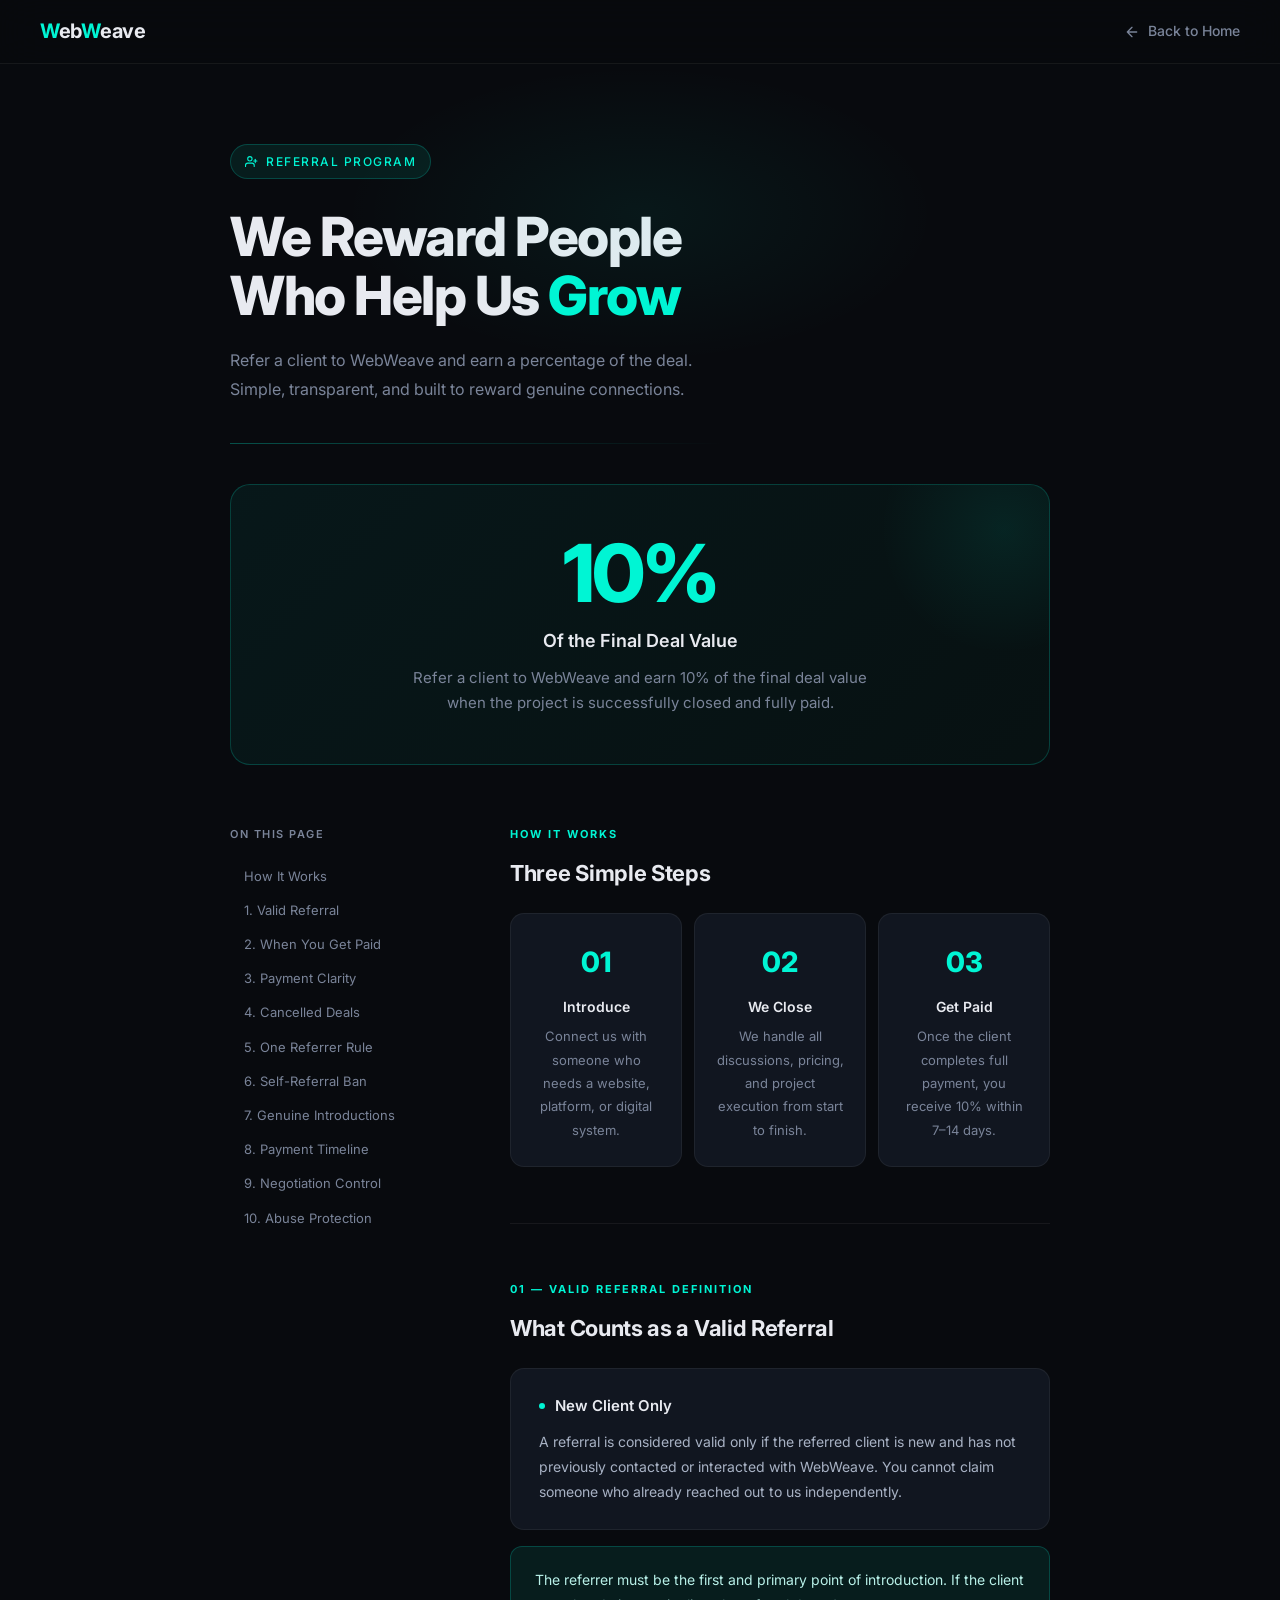
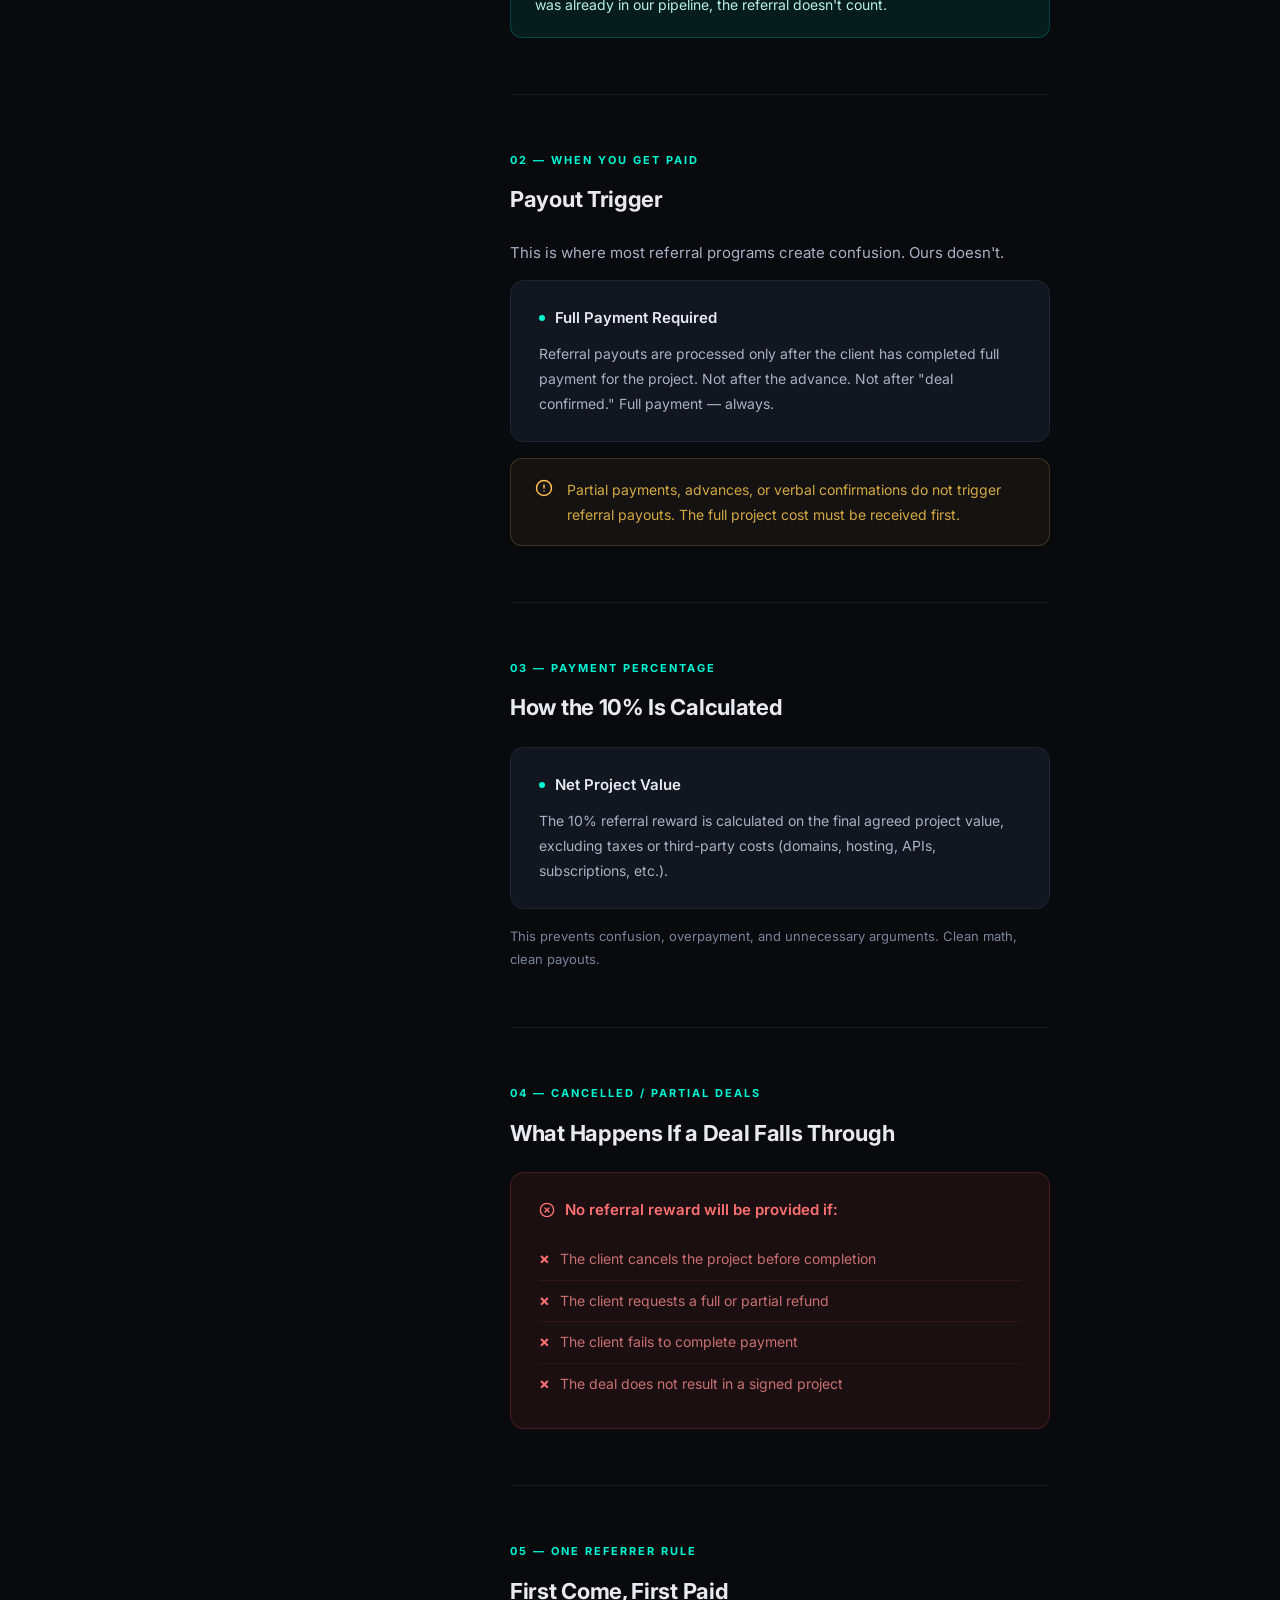
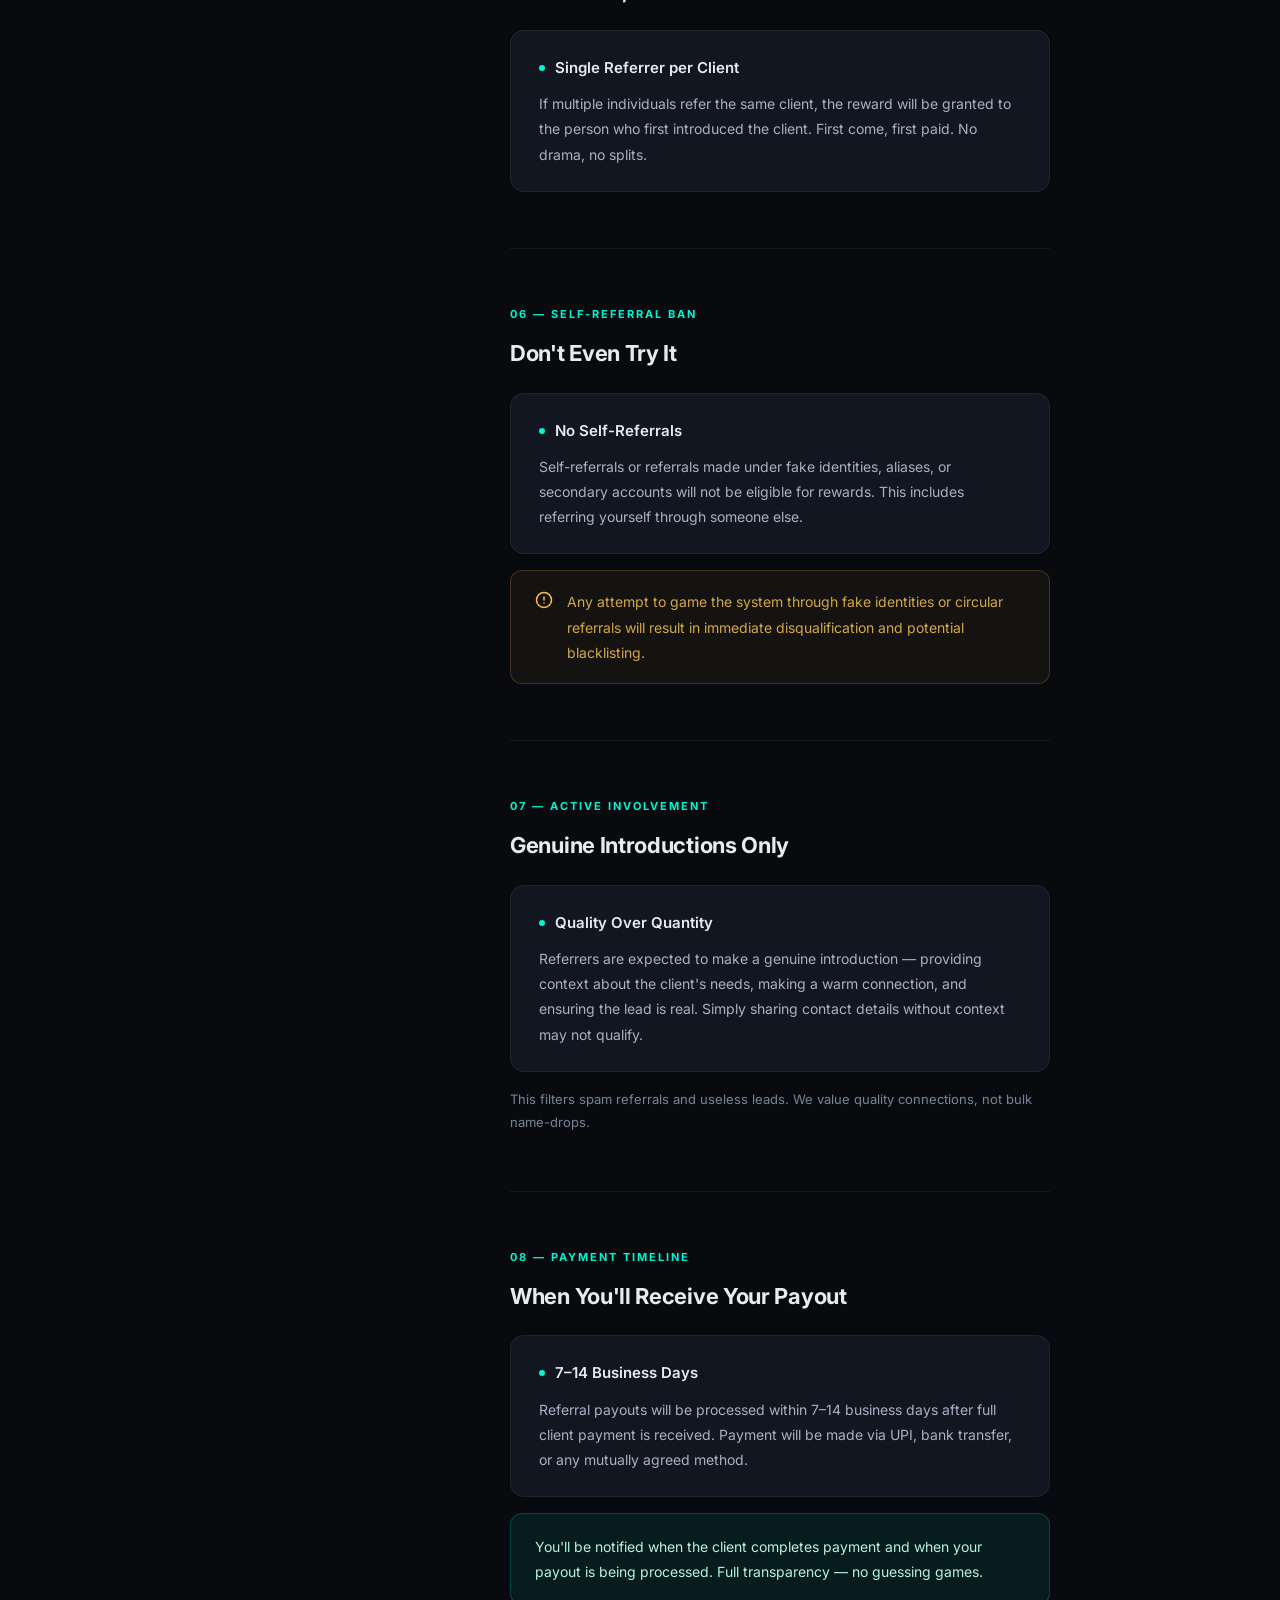
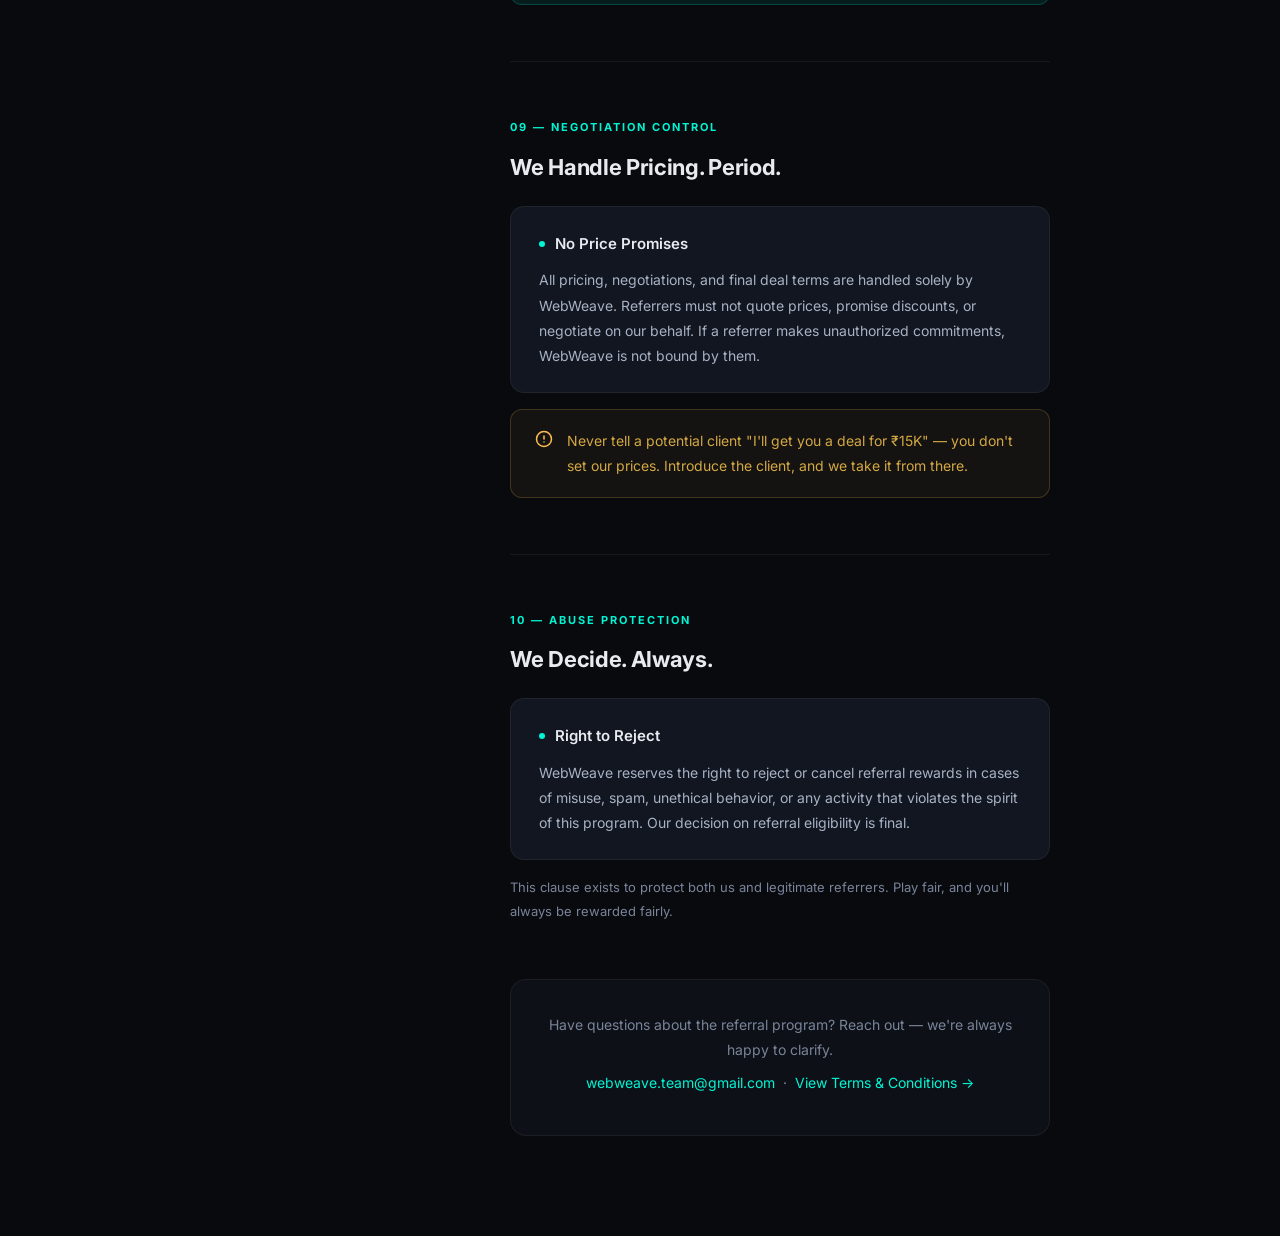
<file: referral.html>
<!DOCTYPE html>
<html lang="en">
<head>
    <meta charset="UTF-8">
    <meta name="viewport" content="width=device-width, initial-scale=1.0">
    <title>Referral Program — WebWeave</title>
    <link href="https://fonts.googleapis.com/css2?family=Inter:wght@300;400;500;600;700&display=swap" rel="stylesheet">
    <style>
        *, *::before, *::after { margin: 0; padding: 0; box-sizing: border-box; }
        :root {
            --accent: #00f5d4;
            --accent-dim: rgba(0, 245, 212, 0.08);
            --accent-border: rgba(0, 245, 212, 0.2);
            --bg: #080a0e;
            --bg2: #0d1017;
            --bg3: #111620;
            --text: #e8eaf0;
            --muted: #7a8499;
            --border: rgba(255,255,255,0.06);
            --green: rgba(0, 200, 120, 0.08);
            --green-border: rgba(0, 200, 120, 0.2);
            --green-text: #34d399;
            --yellow: rgba(255, 190, 80, 0.05);
            --yellow-border: rgba(255, 190, 80, 0.2);
            --red: rgba(255, 80, 80, 0.08);
            --red-border: rgba(255, 80, 80, 0.2);
        }
        html { scroll-behavior: smooth; overflow-x: hidden; }
        body { font-family: 'Inter', sans-serif; background: var(--bg); color: var(--text); line-height: 1.75; font-size: 16px; overflow-x: hidden; }

        nav {
            position: sticky; top: 0; z-index: 100;
            background: rgba(8, 10, 14, 0.85); backdrop-filter: blur(20px);
            border-bottom: 1px solid var(--border); padding: 0 40px;
            display: flex; align-items: center; justify-content: space-between; height: 64px;
        }
        .nav-logo { font-size: 20px; font-weight: 700; color: var(--text); text-decoration: none; letter-spacing: -0.3px; }
        .nav-logo span { color: var(--accent); }
        .nav-back { display: flex; align-items: center; gap: 8px; color: var(--muted); text-decoration: none; font-size: 14px; font-weight: 500; transition: color 0.2s; }
        .nav-back:hover { color: var(--accent); }
        .nav-back svg { width: 16px; height: 16px; }

        .hero { padding: 80px 40px 60px; max-width: 900px; margin: 0 auto; position: relative; }
        .hero::before {
            content: ''; position: absolute; top: 0; left: 50%; transform: translateX(-50%);
            width: 600px; height: 300px;
            background: radial-gradient(ellipse at center, rgba(0,245,212,0.06) 0%, transparent 70%);
            pointer-events: none;
        }
        .page-tag {
            display: inline-flex; align-items: center; gap: 8px;
            font-size: 12px; font-weight: 500; letter-spacing: 1.5px; text-transform: uppercase;
            color: var(--accent); background: var(--accent-dim); border: 1px solid var(--accent-border);
            padding: 6px 14px; border-radius: 20px; margin-bottom: 28px;
        }
        .page-tag svg { width: 13px; height: 13px; }
        h1 { font-size: clamp(36px, 5vw, 54px); font-weight: 800; line-height: 1.1; letter-spacing: -1.5px; margin-bottom: 20px; }
        h1 span { color: var(--accent); }
        .hero-sub { font-size: 16px; color: var(--muted); max-width: 520px; line-height: 1.8; }
        .hero-divider { width: 100%; height: 1px; background: linear-gradient(90deg, var(--accent) 0%, transparent 60%); margin-top: 40px; opacity: 0.3; }

        /* Big Offer Card */
        .offer-card {
            max-width: 900px; margin: -20px auto 0; padding: 0 40px;
        }
        .offer-inner {
            background: linear-gradient(135deg, rgba(0,245,212,0.06), rgba(0,200,120,0.04));
            border: 1px solid var(--accent-border); border-radius: 20px;
            padding: 48px; text-align: center; position: relative; overflow: hidden;
        }
        .offer-inner::before {
            content: ''; position: absolute; top: -80px; right: -80px;
            width: 250px; height: 250px;
            background: radial-gradient(circle, rgba(0,245,212,0.08) 0%, transparent 70%);
            pointer-events: none;
        }
        .offer-pct { font-size: clamp(56px, 8vw, 80px); font-weight: 800; color: var(--accent); line-height: 1; margin-bottom: 12px; letter-spacing: -3px; }
        .offer-label { font-size: 18px; font-weight: 600; color: var(--text); margin-bottom: 8px; }
        .offer-desc { font-size: 15px; color: var(--muted); max-width: 480px; margin: 0 auto; line-height: 1.7; }

        .layout { max-width: 900px; margin: 0 auto; padding: 60px 40px 100px; display: grid; grid-template-columns: 220px 1fr; gap: 60px; align-items: start; }
        .toc { position: sticky; top: 84px; }
        .toc-title { font-size: 11px; font-weight: 600; letter-spacing: 1.5px; text-transform: uppercase; color: var(--muted); margin-bottom: 16px; }
        .toc-list { list-style: none; }
        .toc-list li { margin-bottom: 4px; }
        .toc-list a { display: block; font-size: 13px; color: var(--muted); text-decoration: none; padding: 6px 12px; border-radius: 8px; border-left: 2px solid transparent; transition: all 0.2s; line-height: 1.4; }
        .toc-list a:hover { color: var(--accent); background: var(--accent-dim); border-left-color: var(--accent); }
        .content { min-width: 0; }
        .section { margin-bottom: 56px; scroll-margin-top: 90px; }
        .section-num { font-size: 11px; font-weight: 700; letter-spacing: 2px; text-transform: uppercase; color: var(--accent); margin-bottom: 10px; display: block; }
        h2 { font-size: 22px; font-weight: 700; color: var(--text); margin-bottom: 20px; letter-spacing: -0.3px; }
        p { color: #a8b2c4; font-size: 15px; line-height: 1.8; margin-bottom: 14px; }

        .rule-card {
            background: var(--bg3); border: 1px solid var(--border); border-radius: 14px;
            padding: 24px 28px; margin-bottom: 16px; transition: border-color 0.3s;
        }
        .rule-card:hover { border-color: rgba(0,245,212,0.15); }
        .rule-card h3 {
            font-size: 15px; font-weight: 600; color: var(--text); margin-bottom: 10px;
            display: flex; align-items: center; gap: 10px;
        }
        .rule-card h3 .dot { width: 6px; height: 6px; background: var(--accent); border-radius: 50%; flex-shrink: 0; }
        .rule-card h3 .num { font-size: 11px; font-weight: 700; color: var(--accent); background: var(--accent-dim); padding: 2px 8px; border-radius: 6px; letter-spacing: 1px; }
        .rule-card p { margin-bottom: 0; font-size: 14px; }

        .highlight-box {
            background: var(--accent-dim); border: 1px solid var(--accent-border);
            border-radius: 12px; padding: 20px 24px; margin-bottom: 16px;
        }
        .highlight-box p { color: #b8f0e8; font-size: 14px; margin-bottom: 0; }

        .warning-box {
            background: var(--yellow); border: 1px solid var(--yellow-border);
            border-radius: 12px; padding: 18px 24px; margin-bottom: 16px;
            display: flex; gap: 14px; align-items: flex-start;
        }
        .warning-box svg { width: 18px; height: 18px; color: #ffbe50; flex-shrink: 0; margin-top: 2px; }
        .warning-box p { color: #d4a843; font-size: 14px; margin-bottom: 0; }

        .no-list {
            background: var(--red); border: 1px solid var(--red-border);
            border-radius: 14px; padding: 24px 28px; margin: 16px 0;
        }
        .no-list h3 { font-size: 15px; font-weight: 600; color: #ff7070; margin-bottom: 16px; display: flex; align-items: center; gap: 10px; }
        .no-list ul { list-style: none; }
        .no-list ul li { font-size: 14px; color: #c97070; padding: 8px 0; border-bottom: 1px solid rgba(255,80,80,0.1); display: flex; align-items: flex-start; gap: 10px; }
        .no-list ul li:last-child { border-bottom: none; }
        .no-list ul li::before { content: '\00d7'; color: #ff7070; font-weight: 700; font-size: 16px; line-height: 1.4; flex-shrink: 0; }

        .section-sep { height: 1px; background: var(--border); margin-bottom: 56px; }

        .footer-note {
            background: var(--bg2); border: 1px solid var(--border); border-radius: 16px;
            padding: 32px; text-align: center; margin-top: 20px;
        }
        .footer-note p { font-size: 14px; color: var(--muted); margin-bottom: 8px; }
        .footer-note a { color: var(--accent); text-decoration: none; }
        .footer-note a:hover { text-decoration: underline; }

        /* How it works */
        .steps-grid { display: grid; grid-template-columns: repeat(3, 1fr); gap: 12px; margin: 20px 0; }
        .step-card {
            background: var(--bg3); border: 1px solid var(--border); border-radius: 14px;
            padding: 24px 20px; text-align: center;
        }
        .step-num { font-size: 28px; font-weight: 800; color: var(--accent); display: block; margin-bottom: 8px; }
        .step-card h4 { font-size: 14px; font-weight: 600; margin-bottom: 6px; }
        .step-card p { font-size: 13px; color: var(--muted); margin-bottom: 0; }

        @media (max-width: 768px) {
            nav { padding: 0 20px; }
            .hero { padding: 60px 20px 40px; }
            .offer-card { padding: 0 20px; }
            .offer-inner { padding: 36px 24px; }
            .layout { grid-template-columns: 1fr; padding: 40px 20px 80px; gap: 40px; }
            .toc { display: none; }
            .steps-grid { grid-template-columns: 1fr; }
        }
    </style>
</head>
<body>

<nav>
    <a href="index.html" class="nav-logo"><span>W</span>eb<span>W</span>eave</a>
    <a href="index.html" class="nav-back">
        <svg viewBox="0 0 24 24" fill="none" stroke="currentColor" stroke-width="2" stroke-linecap="round" stroke-linejoin="round"><path d="M19 12H5M12 5l-7 7 7 7"/></svg>
        Back to Home
    </a>
</nav>

<div class="hero">
    <div class="page-tag">
        <svg viewBox="0 0 24 24" fill="none" stroke="currentColor" stroke-width="2" stroke-linecap="round" stroke-linejoin="round"><path d="M17 21v-2a4 4 0 0 0-4-4H5a4 4 0 0 0-4 4v2"/><circle cx="9" cy="7" r="4"/><line x1="19" y1="8" x2="19" y2="14"/><line x1="22" y1="11" x2="16" y2="11"/></svg>
        Referral Program
    </div>
    <h1>We Reward People<br>Who Help Us <span>Grow</span></h1>
    <p class="hero-sub">
        Refer a client to WebWeave and earn a percentage of the deal. Simple, transparent, and built to reward genuine connections.
    </p>
    <div class="hero-divider"></div>
</div>

<div class="offer-card">
    <div class="offer-inner">
        <div class="offer-pct">10%</div>
        <div class="offer-label">Of the Final Deal Value</div>
        <p class="offer-desc">Refer a client to WebWeave and earn 10% of the final deal value when the project is successfully closed and fully paid.</p>
    </div>
</div>

<div class="layout">
    <aside class="toc">
        <p class="toc-title">On this page</p>
        <ul class="toc-list">
            <li><a href="#how">How It Works</a></li>
            <li><a href="#valid">1. Valid Referral</a></li>
            <li><a href="#payment">2. When You Get Paid</a></li>
            <li><a href="#percentage">3. Payment Clarity</a></li>
            <li><a href="#cancelled">4. Cancelled Deals</a></li>
            <li><a href="#first">5. One Referrer Rule</a></li>
            <li><a href="#self">6. Self-Referral Ban</a></li>
            <li><a href="#genuine">7. Genuine Introductions</a></li>
            <li><a href="#timeline">8. Payment Timeline</a></li>
            <li><a href="#negotiation">9. Negotiation Control</a></li>
            <li><a href="#abuse">10. Abuse Protection</a></li>
        </ul>
    </aside>

    <main class="content">

        <div class="section" id="how">
            <span class="section-num">How It Works</span>
            <h2>Three Simple Steps</h2>
            <div class="steps-grid">
                <div class="step-card">
                    <span class="step-num">01</span>
                    <h4>Introduce</h4>
                    <p>Connect us with someone who needs a website, platform, or digital system.</p>
                </div>
                <div class="step-card">
                    <span class="step-num">02</span>
                    <h4>We Close</h4>
                    <p>We handle all discussions, pricing, and project execution from start to finish.</p>
                </div>
                <div class="step-card">
                    <span class="step-num">03</span>
                    <h4>Get Paid</h4>
                    <p>Once the client completes full payment, you receive 10% within 7–14 days.</p>
                </div>
            </div>
        </div>

        <div class="section-sep"></div>

        <div class="section" id="valid">
            <span class="section-num">01 — Valid Referral Definition</span>
            <h2>What Counts as a Valid Referral</h2>
            <div class="rule-card">
                <h3><span class="dot"></span>New Client Only</h3>
                <p>A referral is considered valid only if the referred client is new and has not previously contacted or interacted with WebWeave. You cannot claim someone who already reached out to us independently.</p>
            </div>
            <div class="highlight-box">
                <p>The referrer must be the first and primary point of introduction. If the client was already in our pipeline, the referral doesn't count.</p>
            </div>
        </div>

        <div class="section-sep"></div>

        <div class="section" id="payment">
            <span class="section-num">02 — When You Get Paid</span>
            <h2>Payout Trigger</h2>
            <p>This is where most referral programs create confusion. Ours doesn't.</p>
            <div class="rule-card">
                <h3><span class="dot"></span>Full Payment Required</h3>
                <p>Referral payouts are processed only after the client has completed full payment for the project. Not after the advance. Not after "deal confirmed." Full payment — always.</p>
            </div>
            <div class="warning-box">
                <svg viewBox="0 0 24 24" fill="none" stroke="currentColor" stroke-width="2" stroke-linecap="round" stroke-linejoin="round"><circle cx="12" cy="12" r="10"/><line x1="12" y1="8" x2="12" y2="12"/><line x1="12" y1="16" x2="12.01" y2="16"/></svg>
                <p>Partial payments, advances, or verbal confirmations do not trigger referral payouts. The full project cost must be received first.</p>
            </div>
        </div>

        <div class="section-sep"></div>

        <div class="section" id="percentage">
            <span class="section-num">03 — Payment Percentage</span>
            <h2>How the 10% Is Calculated</h2>
            <div class="rule-card">
                <h3><span class="dot"></span>Net Project Value</h3>
                <p>The 10% referral reward is calculated on the final agreed project value, excluding taxes or third-party costs (domains, hosting, APIs, subscriptions, etc.).</p>
            </div>
            <p style="font-size: 13px; color: var(--muted);">This prevents confusion, overpayment, and unnecessary arguments. Clean math, clean payouts.</p>
        </div>

        <div class="section-sep"></div>

        <div class="section" id="cancelled">
            <span class="section-num">04 — Cancelled / Partial Deals</span>
            <h2>What Happens If a Deal Falls Through</h2>
            <div class="no-list">
                <h3>
                    <svg width="16" height="16" viewBox="0 0 24 24" fill="none" stroke="currentColor" stroke-width="2" stroke-linecap="round" stroke-linejoin="round"><circle cx="12" cy="12" r="10"/><line x1="15" y1="9" x2="9" y2="15"/><line x1="9" y1="9" x2="15" y2="15"/></svg>
                    No referral reward will be provided if:
                </h3>
                <ul>
                    <li>The client cancels the project before completion</li>
                    <li>The client requests a full or partial refund</li>
                    <li>The client fails to complete payment</li>
                    <li>The deal does not result in a signed project</li>
                </ul>
            </div>
        </div>

        <div class="section-sep"></div>

        <div class="section" id="first">
            <span class="section-num">05 — One Referrer Rule</span>
            <h2>First Come, First Paid</h2>
            <div class="rule-card">
                <h3><span class="dot"></span>Single Referrer per Client</h3>
                <p>If multiple individuals refer the same client, the reward will be granted to the person who first introduced the client. First come, first paid. No drama, no splits.</p>
            </div>
        </div>

        <div class="section-sep"></div>

        <div class="section" id="self">
            <span class="section-num">06 — Self-Referral Ban</span>
            <h2>Don't Even Try It</h2>
            <div class="rule-card">
                <h3><span class="dot"></span>No Self-Referrals</h3>
                <p>Self-referrals or referrals made under fake identities, aliases, or secondary accounts will not be eligible for rewards. This includes referring yourself through someone else.</p>
            </div>
            <div class="warning-box">
                <svg viewBox="0 0 24 24" fill="none" stroke="currentColor" stroke-width="2" stroke-linecap="round" stroke-linejoin="round"><circle cx="12" cy="12" r="10"/><line x1="12" y1="8" x2="12" y2="12"/><line x1="12" y1="16" x2="12.01" y2="16"/></svg>
                <p>Any attempt to game the system through fake identities or circular referrals will result in immediate disqualification and potential blacklisting.</p>
            </div>
        </div>

        <div class="section-sep"></div>

        <div class="section" id="genuine">
            <span class="section-num">07 — Active Involvement</span>
            <h2>Genuine Introductions Only</h2>
            <div class="rule-card">
                <h3><span class="dot"></span>Quality Over Quantity</h3>
                <p>Referrers are expected to make a genuine introduction — providing context about the client's needs, making a warm connection, and ensuring the lead is real. Simply sharing contact details without context may not qualify.</p>
            </div>
            <p style="font-size: 13px; color: var(--muted);">This filters spam referrals and useless leads. We value quality connections, not bulk name-drops.</p>
        </div>

        <div class="section-sep"></div>

        <div class="section" id="timeline">
            <span class="section-num">08 — Payment Timeline</span>
            <h2>When You'll Receive Your Payout</h2>
            <div class="rule-card">
                <h3><span class="dot"></span>7–14 Business Days</h3>
                <p>Referral payouts will be processed within 7–14 business days after full client payment is received. Payment will be made via UPI, bank transfer, or any mutually agreed method.</p>
            </div>
            <div class="highlight-box">
                <p>You'll be notified when the client completes payment and when your payout is being processed. Full transparency — no guessing games.</p>
            </div>
        </div>

        <div class="section-sep"></div>

        <div class="section" id="negotiation">
            <span class="section-num">09 — Negotiation Control</span>
            <h2>We Handle Pricing. Period.</h2>
            <div class="rule-card">
                <h3><span class="dot"></span>No Price Promises</h3>
                <p>All pricing, negotiations, and final deal terms are handled solely by WebWeave. Referrers must not quote prices, promise discounts, or negotiate on our behalf. If a referrer makes unauthorized commitments, WebWeave is not bound by them.</p>
            </div>
            <div class="warning-box">
                <svg viewBox="0 0 24 24" fill="none" stroke="currentColor" stroke-width="2" stroke-linecap="round" stroke-linejoin="round"><circle cx="12" cy="12" r="10"/><line x1="12" y1="8" x2="12" y2="12"/><line x1="12" y1="16" x2="12.01" y2="16"/></svg>
                <p>Never tell a potential client "I'll get you a deal for ₹15K" — you don't set our prices. Introduce the client, and we take it from there.</p>
            </div>
        </div>

        <div class="section-sep"></div>

        <div class="section" id="abuse">
            <span class="section-num">10 — Abuse Protection</span>
            <h2>We Decide. Always.</h2>
            <div class="rule-card">
                <h3><span class="dot"></span>Right to Reject</h3>
                <p>WebWeave reserves the right to reject or cancel referral rewards in cases of misuse, spam, unethical behavior, or any activity that violates the spirit of this program. Our decision on referral eligibility is final.</p>
            </div>
            <p style="font-size: 13px; color: var(--muted);">This clause exists to protect both us and legitimate referrers. Play fair, and you'll always be rewarded fairly.</p>
        </div>

        <div class="footer-note">
            <p>Have questions about the referral program? Reach out — we're always happy to clarify.</p>
            <p><a href="mailto:webweave.team@gmail.com">webweave.team@gmail.com</a> &nbsp;·&nbsp; <a href="terms.html">View Terms &amp; Conditions →</a></p>
        </div>

    </main>
</div>

</body>
</html>
</file>
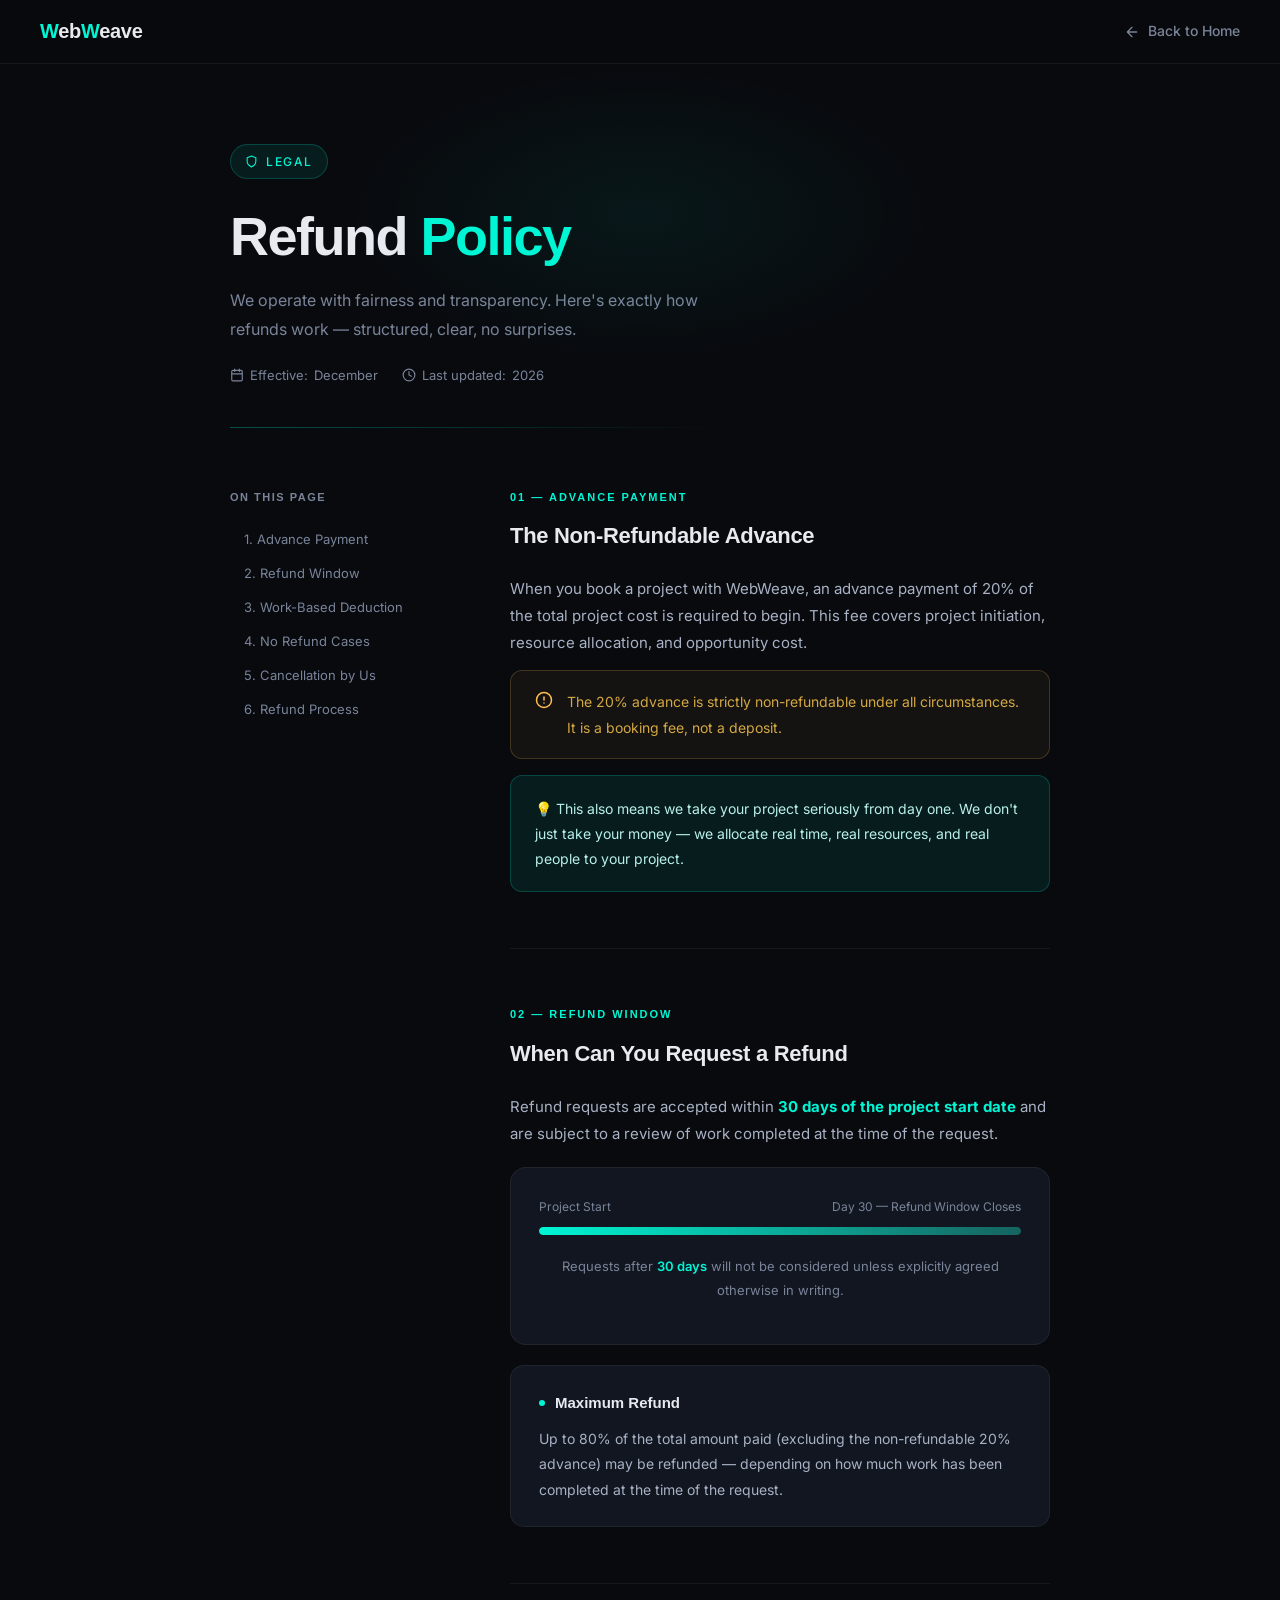
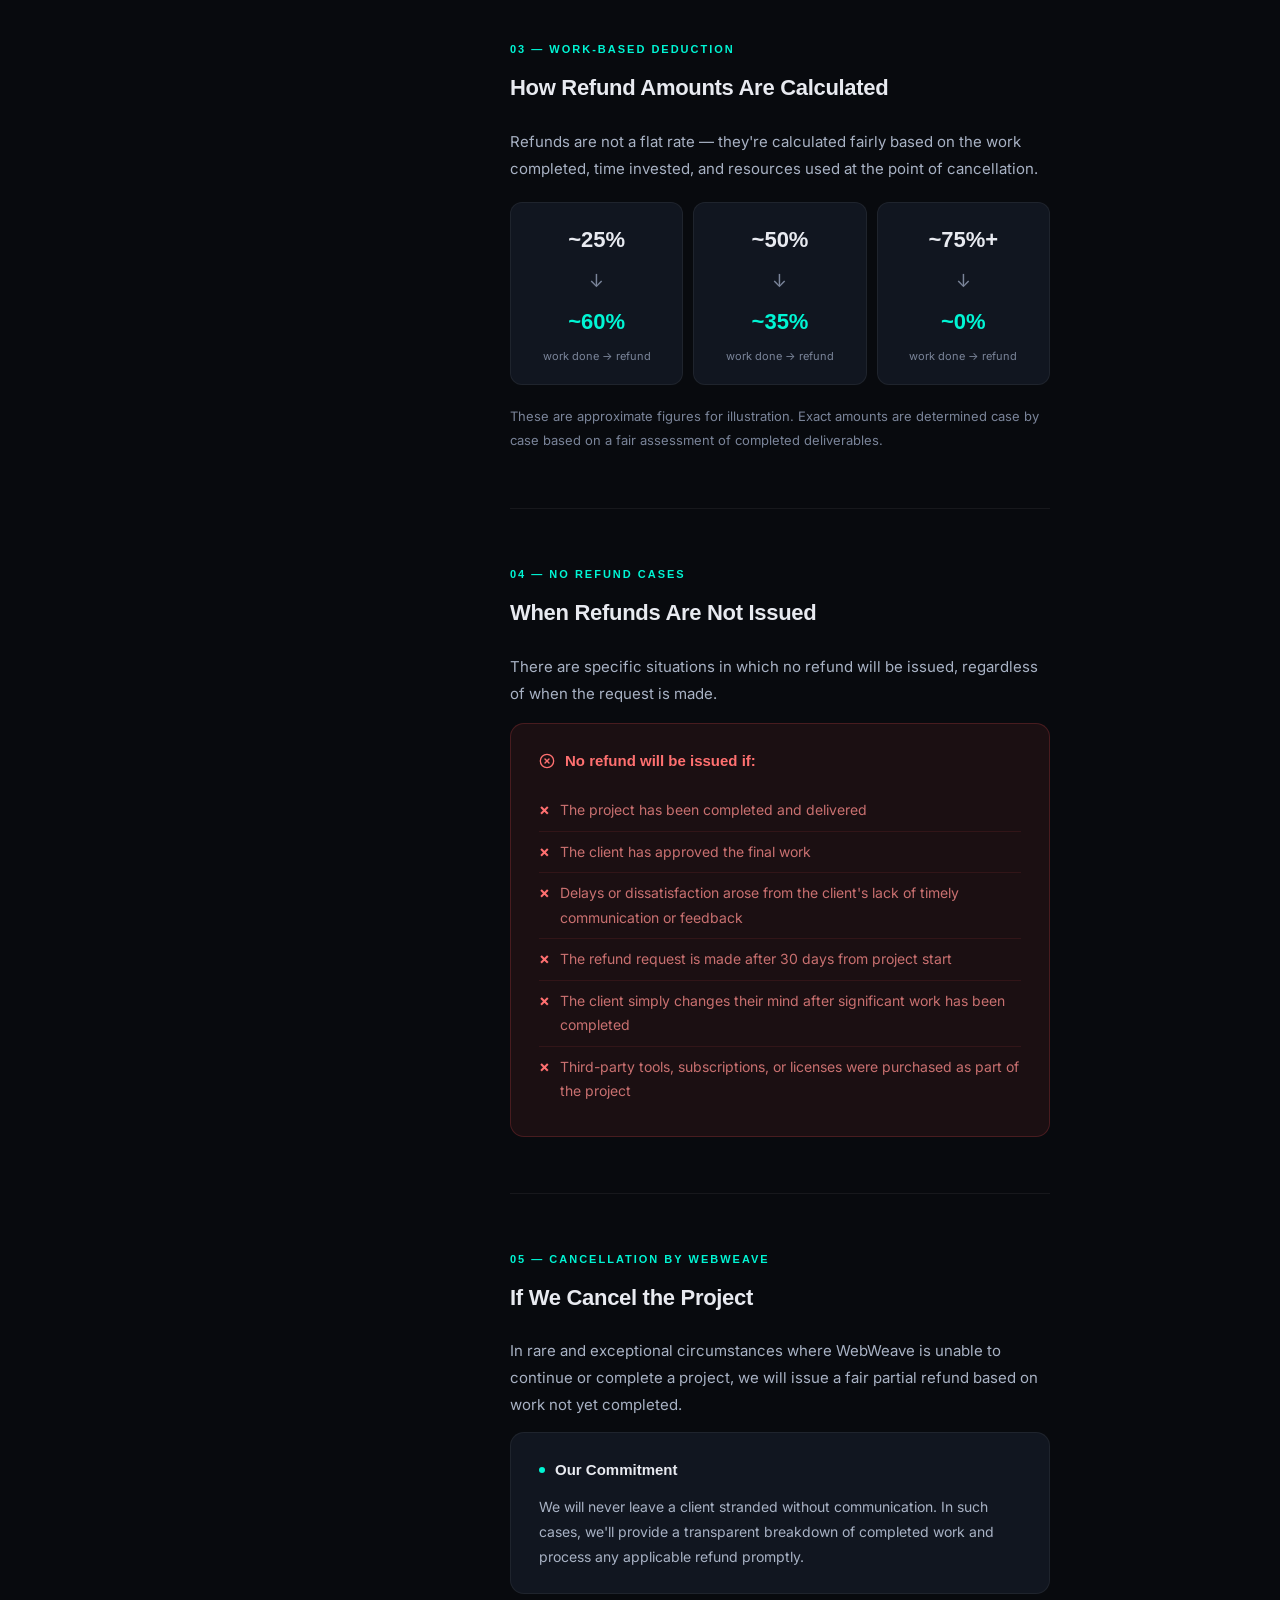
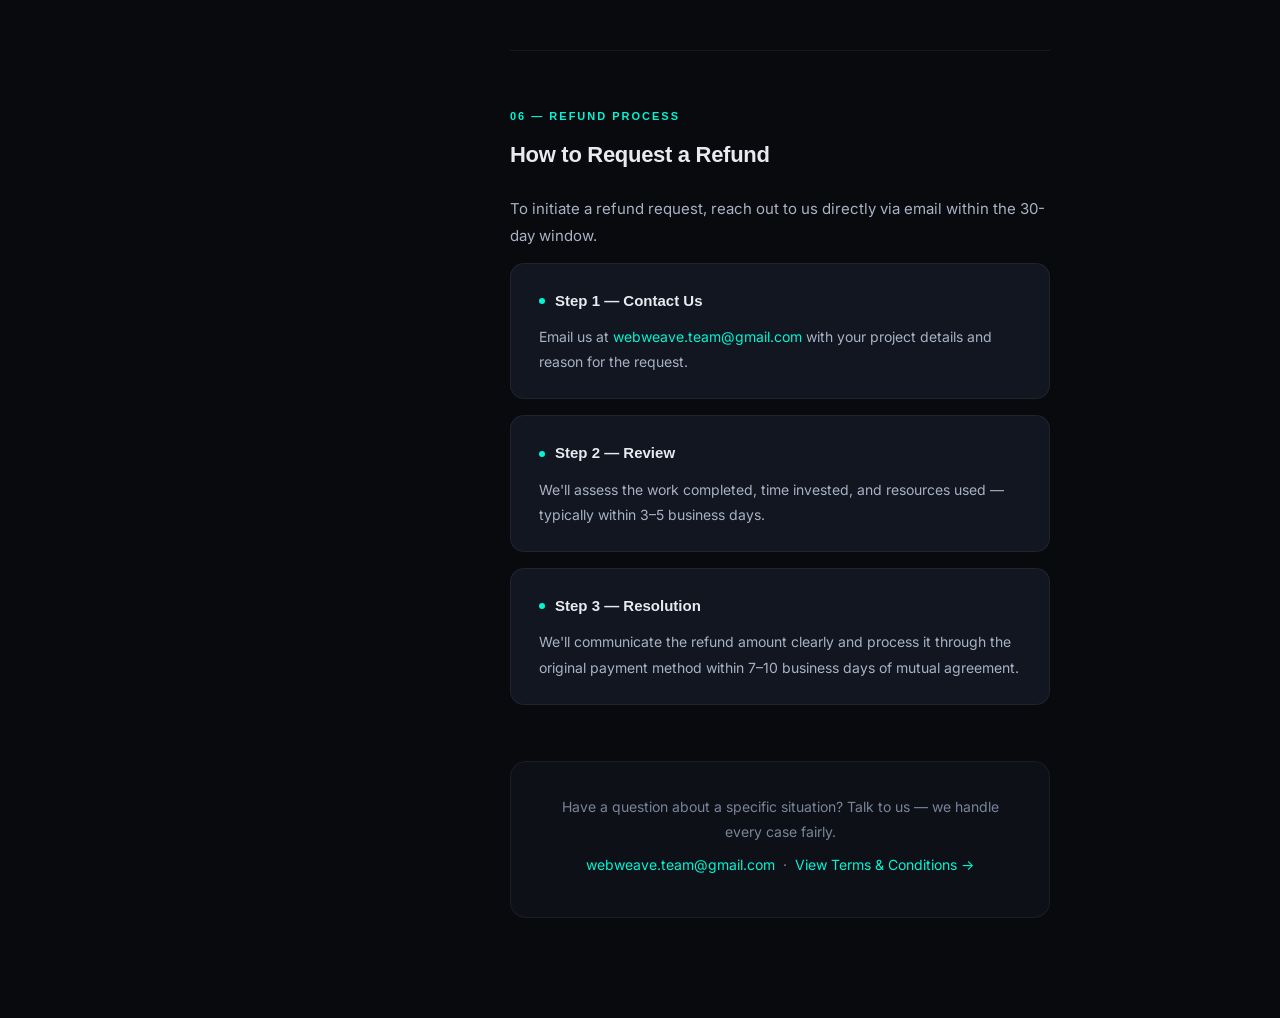
<file: refund.html>
<!DOCTYPE html>
<html lang="en">
<head>
    <meta charset="UTF-8">
    <meta name="viewport" content="width=device-width, initial-scale=1.0">
    <title>Refund Policy — WebWeave</title>
    <link href="https://fonts.googleapis.com/css2?family=Inter:wght@300;400;500;600;700&display=swap" rel="stylesheet">
    <style>
        *, *::before, *::after { margin: 0; padding: 0; box-sizing: border-box; }

        :root {
            --accent: #00f5d4;
            --accent-dim: rgba(0, 245, 212, 0.08);
            --accent-border: rgba(0, 245, 212, 0.2);
            --bg: #080a0e;
            --bg2: #0d1017;
            --bg3: #111620;
            --text: #e8eaf0;
            --muted: #7a8499;
            --border: rgba(255,255,255,0.06);
            --red: rgba(255, 80, 80, 0.08);
            --red-border: rgba(255, 80, 80, 0.2);
        }

        html { scroll-behavior: smooth; overflow-x: hidden; }

        body {
            font-family: 'Inter', sans-serif;
            background: var(--bg);
            color: var(--text);
            line-height: 1.75;
            font-size: 16px;
            overflow-x: hidden;
        }

        h1, h2, .nav-logo, .toc-title, .section-num, .policy-card h3, .payment-tier .pct, .deduction-item .work-pct, .deduction-item .refund-pct {
    font-family: 'Inter', sans-serif;
}

        nav {
            position: sticky;
            top: 0;
            z-index: 100;
            background: rgba(8, 10, 14, 0.85);
            backdrop-filter: blur(20px);
            border-bottom: 1px solid var(--border);
            padding: 0 40px;
            display: flex;
            align-items: center;
            justify-content: space-between;
            height: 64px;
        }

        .nav-logo {
            font-family: 'Syne', sans-serif;
            font-size: 20px;
            font-weight: 700;
            color: var(--text);
            text-decoration: none;
            letter-spacing: -0.3px;
        }

        .nav-logo span { color: var(--accent); }

        .nav-back {
            display: flex;
            align-items: center;
            gap: 8px;
            color: var(--muted);
            text-decoration: none;
            font-size: 14px;
            font-weight: 500;
            transition: color 0.2s;
        }

        .nav-back:hover { color: var(--accent); }
        .nav-back svg { width: 16px; height: 16px; }

        .hero {
            padding: 80px 40px 60px;
            max-width: 900px;
            margin: 0 auto;
            position: relative;
        }

        .hero::before {
            content: '';
            position: absolute;
            top: 0; left: 50%;
            transform: translateX(-50%);
            width: 600px;
            height: 300px;
            background: radial-gradient(ellipse at center, rgba(0,245,212,0.06) 0%, transparent 70%);
            pointer-events: none;
        }

        .page-tag {
            display: inline-flex;
            align-items: center;
            gap: 8px;
            font-size: 12px;
            font-weight: 500;
            letter-spacing: 1.5px;
            text-transform: uppercase;
            color: var(--accent);
            background: var(--accent-dim);
            border: 1px solid var(--accent-border);
            padding: 6px 14px;
            border-radius: 20px;
            margin-bottom: 28px;
        }

        .page-tag svg { width: 13px; height: 13px; }

        h1 {
            font-family: 'Syne', sans-serif;
            font-size: clamp(36px, 5vw, 54px);
            font-weight: 800;
            line-height: 1.1;
            letter-spacing: -1.5px;
            margin-bottom: 20px;
        }

        h1 span { color: var(--accent); }

        .hero-meta {
            display: flex;
            gap: 24px;
            font-size: 13px;
            color: var(--muted);
            margin-top: 20px;
        }

        .hero-meta span { display: flex; align-items: center; gap: 6px; }
        .hero-meta svg { width: 14px; height: 14px; }

        .hero-divider {
            width: 100%;
            height: 1px;
            background: linear-gradient(90deg, var(--accent) 0%, transparent 60%);
            margin-top: 40px;
            opacity: 0.3;
        }

        .layout {
            max-width: 900px;
            margin: 0 auto;
            padding: 0 40px 100px;
            display: grid;
            grid-template-columns: 220px 1fr;
            gap: 60px;
            align-items: start;
        }

        .toc {
            position: sticky;
            top: 84px;
        }

        .toc-title {
            font-family: 'Syne', sans-serif;
            font-size: 11px;
            font-weight: 600;
            letter-spacing: 1.5px;
            text-transform: uppercase;
            color: var(--muted);
            margin-bottom: 16px;
        }

        .toc-list { list-style: none; }
        .toc-list li { margin-bottom: 4px; }

        .toc-list a {
            display: block;
            font-size: 13px;
            color: var(--muted);
            text-decoration: none;
            padding: 6px 12px;
            border-radius: 8px;
            border-left: 2px solid transparent;
            transition: all 0.2s;
            line-height: 1.4;
        }

        .toc-list a:hover {
            color: var(--accent);
            background: var(--accent-dim);
            border-left-color: var(--accent);
        }

        .content { min-width: 0; }

        .section {
            margin-bottom: 56px;
            scroll-margin-top: 90px;
        }

        .section-num {
            font-family: 'Syne', sans-serif;
            font-size: 11px;
            font-weight: 700;
            letter-spacing: 2px;
            text-transform: uppercase;
            color: var(--accent);
            margin-bottom: 10px;
            display: block;
        }

        h2 {
            font-family: 'Syne', sans-serif;
            font-size: 22px;
            font-weight: 700;
            color: var(--text);
            margin-bottom: 20px;
            letter-spacing: -0.3px;
        }

        p {
            color: #a8b2c4;
            font-size: 15px;
            line-height: 1.8;
            margin-bottom: 14px;
        }

        .policy-card {
            background: var(--bg3);
            border: 1px solid var(--border);
            border-radius: 14px;
            padding: 24px 28px;
            margin-bottom: 16px;
        }

        .policy-card h3 {
            font-family: 'Syne', sans-serif;
            font-size: 15px;
            font-weight: 600;
            color: var(--text);
            margin-bottom: 10px;
            display: flex;
            align-items: center;
            gap: 10px;
        }

        .policy-card h3 .dot {
            width: 6px;
            height: 6px;
            background: var(--accent);
            border-radius: 50%;
            flex-shrink: 0;
        }

        .policy-card p { margin-bottom: 0; font-size: 14px; }

        .highlight-box {
            background: var(--accent-dim);
            border: 1px solid var(--accent-border);
            border-radius: 12px;
            padding: 20px 24px;
            margin-bottom: 16px;
        }

        .highlight-box p {
            color: #b8f0e8;
            font-size: 14px;
            margin-bottom: 0;
        }

        /* Refund window visual */
        .refund-window {
            background: var(--bg3);
            border: 1px solid var(--border);
            border-radius: 16px;
            padding: 28px;
            margin: 20px 0;
        }

        .refund-bar-label {
            display: flex;
            justify-content: space-between;
            font-size: 12px;
            color: var(--muted);
            margin-bottom: 10px;
        }

        .refund-bar {
            height: 8px;
            background: rgba(255,255,255,0.06);
            border-radius: 100px;
            overflow: hidden;
            margin-bottom: 20px;
        }

        .refund-bar-fill {
            height: 100%;
            width: 100%;
            background: linear-gradient(90deg, var(--accent) 0%, rgba(0,245,212,0.3) 100%);
            border-radius: 100px;
            animation: fillBar 1.5s ease forwards;
        }

        @keyframes fillBar {
            from { width: 0%; }
            to { width: 100%; }
        }

        .refund-note {
            font-size: 13px;
            color: var(--muted);
            text-align: center;
        }

        .refund-note strong {
            color: var(--accent);
            font-weight: 600;
        }

        /* No refund list */
        .no-refund-list {
            background: var(--red);
            border: 1px solid var(--red-border);
            border-radius: 14px;
            padding: 24px 28px;
            margin: 16px 0;
        }

        .no-refund-list h3 {
            font-family: 'Syne', sans-serif;
            font-size: 15px;
            font-weight: 600;
            color: #ff7070;
            margin-bottom: 16px;
            display: flex;
            align-items: center;
            gap: 10px;
        }

        .no-refund-list ul {
            list-style: none;
        }

        .no-refund-list ul li {
            font-size: 14px;
            color: #c97070;
            padding: 8px 0;
            border-bottom: 1px solid rgba(255,80,80,0.1);
            display: flex;
            align-items: flex-start;
            gap: 10px;
        }

        .no-refund-list ul li:last-child { border-bottom: none; }

        .no-refund-list ul li::before {
            content: '×';
            color: #ff7070;
            font-weight: 700;
            font-size: 16px;
            line-height: 1.4;
            flex-shrink: 0;
        }

        .warning-box {
            background: rgba(255, 190, 80, 0.05);
            border: 1px solid rgba(255, 190, 80, 0.2);
            border-radius: 12px;
            padding: 18px 24px;
            margin-bottom: 16px;
            display: flex;
            gap: 14px;
            align-items: flex-start;
        }

        .warning-box svg { width: 18px; height: 18px; color: #ffbe50; flex-shrink: 0; margin-top: 2px; }
        .warning-box p { color: #d4a843; font-size: 14px; margin-bottom: 0; }

        .section-sep {
            height: 1px;
            background: var(--border);
            margin-bottom: 56px;
        }

        /* Work-based deduction visual */
        .deduction-grid {
            display: grid;
            grid-template-columns: repeat(3, 1fr);
            gap: 10px;
            margin: 20px 0;
        }

        .deduction-item {
            background: var(--bg3);
            border: 1px solid var(--border);
            border-radius: 12px;
            padding: 18px;
            text-align: center;
        }

        .deduction-item .work-pct {
            font-family: 'Syne', sans-serif;
            font-size: 22px;
            font-weight: 800;
            color: var(--text);
            display: block;
        }

        .deduction-item .arrow {
            font-size: 18px;
            color: var(--muted);
            display: block;
            margin: 6px 0;
        }

        .deduction-item .refund-pct {
            font-family: 'Syne', sans-serif;
            font-size: 22px;
            font-weight: 800;
            color: var(--accent);
            display: block;
        }

        .deduction-item .sub {
            font-size: 11px;
            color: var(--muted);
            margin-top: 6px;
            display: block;
        }

        .footer-note {
            background: var(--bg2);
            border: 1px solid var(--border);
            border-radius: 16px;
            padding: 32px;
            text-align: center;
            margin-top: 20px;
        }

        .footer-note p { font-size: 14px; color: var(--muted); margin-bottom: 8px; }
        .footer-note a { color: var(--accent); text-decoration: none; }
        .footer-note a:hover { text-decoration: underline; }

        @media (max-width: 768px) {
            nav { padding: 0 20px; }
            .hero { padding: 60px 20px 40px; }
            .layout { grid-template-columns: 1fr; padding: 0 20px 80px; gap: 40px; }
            .toc { display: none; }
            .deduction-grid { grid-template-columns: 1fr; }
        }
    </style>
</head>
<body>

<nav>
    <a href="index.html" class="nav-logo"><span>W</span>eb<span>W</span>eave</a>
    <a href="index.html" class="nav-back">
        <svg viewBox="0 0 24 24" fill="none" stroke="currentColor" stroke-width="2" stroke-linecap="round" stroke-linejoin="round">
            <path d="M19 12H5M12 5l-7 7 7 7"/>
        </svg>
        Back to Home
    </a>
</nav>

<div class="hero">
    <div class="page-tag">
        <svg viewBox="0 0 24 24" fill="none" stroke="currentColor" stroke-width="2" stroke-linecap="round" stroke-linejoin="round"><path d="M12 22s8-4 8-10V5l-8-3-8 3v7c0 6 8 10 8 10z"/></svg>
        Legal
    </div>
    <h1>Refund <span>Policy</span></h1>
    <p style="font-size:16px; color: #7a8499; max-width: 520px;">
        We operate with fairness and transparency. Here's exactly how refunds work — structured, clear, no surprises.
    </p>
    <div class="hero-meta">
        <span>
            <svg viewBox="0 0 24 24" fill="none" stroke="currentColor" stroke-width="2" stroke-linecap="round" stroke-linejoin="round"><rect x="3" y="4" width="18" height="18" rx="2"/><line x1="16" y1="2" x2="16" y2="6"/><line x1="8" y1="2" x2="8" y2="6"/><line x1="3" y1="10" x2="21" y2="10"/></svg>
            Effective: <span id="month"></span>
        </span>
        <span>
            <svg viewBox="0 0 24 24" fill="none" stroke="currentColor" stroke-width="2" stroke-linecap="round" stroke-linejoin="round"><circle cx="12" cy="12" r="10"/><polyline points="12 6 12 12 16 14"/></svg>
            Last updated: <span id="year"></span>
        </span>
    </div>
    <div class="hero-divider"></div>
</div>

<div class="layout">
    <aside class="toc">
        <p class="toc-title">On this page</p>
        <ul class="toc-list">
            <li><a href="#advance">1. Advance Payment</a></li>
            <li><a href="#window">2. Refund Window</a></li>
            <li><a href="#deduction">3. Work-Based Deduction</a></li>
            <li><a href="#no-refund">4. No Refund Cases</a></li>
            <li><a href="#cancellation">5. Cancellation by Us</a></li>
            <li><a href="#process">6. Refund Process</a></li>
        </ul>
    </aside>

    <main class="content">

        <div class="section" id="advance">
            <span class="section-num">01 — Advance Payment</span>
            <h2>The Non-Refundable Advance</h2>
            <p>When you book a project with WebWeave, an advance payment of 20% of the total project cost is required to begin. This fee covers project initiation, resource allocation, and opportunity cost.</p>
            <div class="warning-box">
                <svg viewBox="0 0 24 24" fill="none" stroke="currentColor" stroke-width="2" stroke-linecap="round" stroke-linejoin="round"><circle cx="12" cy="12" r="10"/><line x1="12" y1="8" x2="12" y2="12"/><line x1="12" y1="16" x2="12.01" y2="16"/></svg>
                <p>The 20% advance is strictly non-refundable under all circumstances. It is a booking fee, not a deposit.</p>
            </div>
            <div class="highlight-box">
                <p>💡 This also means we take your project seriously from day one. We don't just take your money — we allocate real time, real resources, and real people to your project.</p>
            </div>
        </div>

        <div class="section-sep"></div>

        <div class="section" id="window">
            <span class="section-num">02 — Refund Window</span>
            <h2>When Can You Request a Refund</h2>
            <p>Refund requests are accepted within <strong style="color: var(--accent);">30 days of the project start date</strong> and are subject to a review of work completed at the time of the request.</p>

            <div class="refund-window">
                <div class="refund-bar-label">
                    <span>Project Start</span>
                    <span>Day 30 — Refund Window Closes</span>
                </div>
                <div class="refund-bar">
                    <div class="refund-bar-fill"></div>
                </div>
                <p class="refund-note">Requests after <strong>30 days</strong> will not be considered unless explicitly agreed otherwise in writing.</p>
            </div>

            <div class="policy-card">
                <h3><span class="dot"></span>Maximum Refund</h3>
                <p>Up to 80% of the total amount paid (excluding the non-refundable 20% advance) may be refunded — depending on how much work has been completed at the time of the request.</p>
            </div>
        </div>

        <div class="section-sep"></div>

        <div class="section" id="deduction">
            <span class="section-num">03 — Work-Based Deduction</span>
            <h2>How Refund Amounts Are Calculated</h2>
            <p>Refunds are not a flat rate — they're calculated fairly based on the work completed, time invested, and resources used at the point of cancellation.</p>

            <div class="deduction-grid">
                <div class="deduction-item">
                    <span class="work-pct">~25%</span>
                    <span class="arrow">↓</span>
                    <span class="refund-pct">~60%</span>
                    <span class="sub">work done → refund</span>
                </div>
                <div class="deduction-item">
                    <span class="work-pct">~50%</span>
                    <span class="arrow">↓</span>
                    <span class="refund-pct">~35%</span>
                    <span class="sub">work done → refund</span>
                </div>
                <div class="deduction-item">
                    <span class="work-pct">~75%+</span>
                    <span class="arrow">↓</span>
                    <span class="refund-pct">~0%</span>
                    <span class="sub">work done → refund</span>
                </div>
            </div>

            <p style="font-size: 13px; color: var(--muted);">These are approximate figures for illustration. Exact amounts are determined case by case based on a fair assessment of completed deliverables.</p>
        </div>

        <div class="section-sep"></div>

        <div class="section" id="no-refund">
            <span class="section-num">04 — No Refund Cases</span>
            <h2>When Refunds Are Not Issued</h2>
            <p>There are specific situations in which no refund will be issued, regardless of when the request is made.</p>

            <div class="no-refund-list">
                <h3>
                    <svg width="16" height="16" viewBox="0 0 24 24" fill="none" stroke="currentColor" stroke-width="2" stroke-linecap="round" stroke-linejoin="round"><circle cx="12" cy="12" r="10"/><line x1="15" y1="9" x2="9" y2="15"/><line x1="9" y1="9" x2="15" y2="15"/></svg>
                    No refund will be issued if:
                </h3>
                <ul>
                    <li>The project has been completed and delivered</li>
                    <li>The client has approved the final work</li>
                    <li>Delays or dissatisfaction arose from the client's lack of timely communication or feedback</li>
                    <li>The refund request is made after 30 days from project start</li>
                    <li>The client simply changes their mind after significant work has been completed</li>
                    <li>Third-party tools, subscriptions, or licenses were purchased as part of the project</li>
                </ul>
            </div>
        </div>

        <div class="section-sep"></div>

        <div class="section" id="cancellation">
            <span class="section-num">05 — Cancellation by WebWeave</span>
            <h2>If We Cancel the Project</h2>
            <p>In rare and exceptional circumstances where WebWeave is unable to continue or complete a project, we will issue a fair partial refund based on work not yet completed.</p>
            <div class="policy-card">
                <h3><span class="dot"></span>Our Commitment</h3>
                <p>We will never leave a client stranded without communication. In such cases, we'll provide a transparent breakdown of completed work and process any applicable refund promptly.</p>
            </div>
        </div>

        <div class="section-sep"></div>

        <div class="section" id="process">
            <span class="section-num">06 — Refund Process</span>
            <h2>How to Request a Refund</h2>
            <p>To initiate a refund request, reach out to us directly via email within the 30-day window.</p>
            <div class="policy-card">
                <h3><span class="dot"></span>Step 1 — Contact Us</h3>
                <p>Email us at <a href="mailto:webweave.team@gmail.com" style="color: var(--accent); text-decoration: none;">webweave.team@gmail.com</a> with your project details and reason for the request.</p>
            </div>
            <div class="policy-card">
                <h3><span class="dot"></span>Step 2 — Review</h3>
                <p>We'll assess the work completed, time invested, and resources used — typically within 3–5 business days.</p>
            </div>
            <div class="policy-card">
                <h3><span class="dot"></span>Step 3 — Resolution</h3>
                <p>We'll communicate the refund amount clearly and process it through the original payment method within 7–10 business days of mutual agreement.</p>
            </div>
        </div>

        <div class="footer-note">
            <p>Have a question about a specific situation? Talk to us — we handle every case fairly.</p>
            <p><a href="mailto:webweave.team@gmail.com">webweave.team@gmail.com</a> &nbsp;·&nbsp; <a href="terms.html">View Terms &amp; Conditions →</a></p>
        </div>

    </main>
</div>

<script>
    document.getElementById("year").textContent = new Date().getFullYear();
    document.getElementById("month").textContent = new Date().toLocaleString('default', { month: 'long' });
</script>

</body>
</html>
</file>
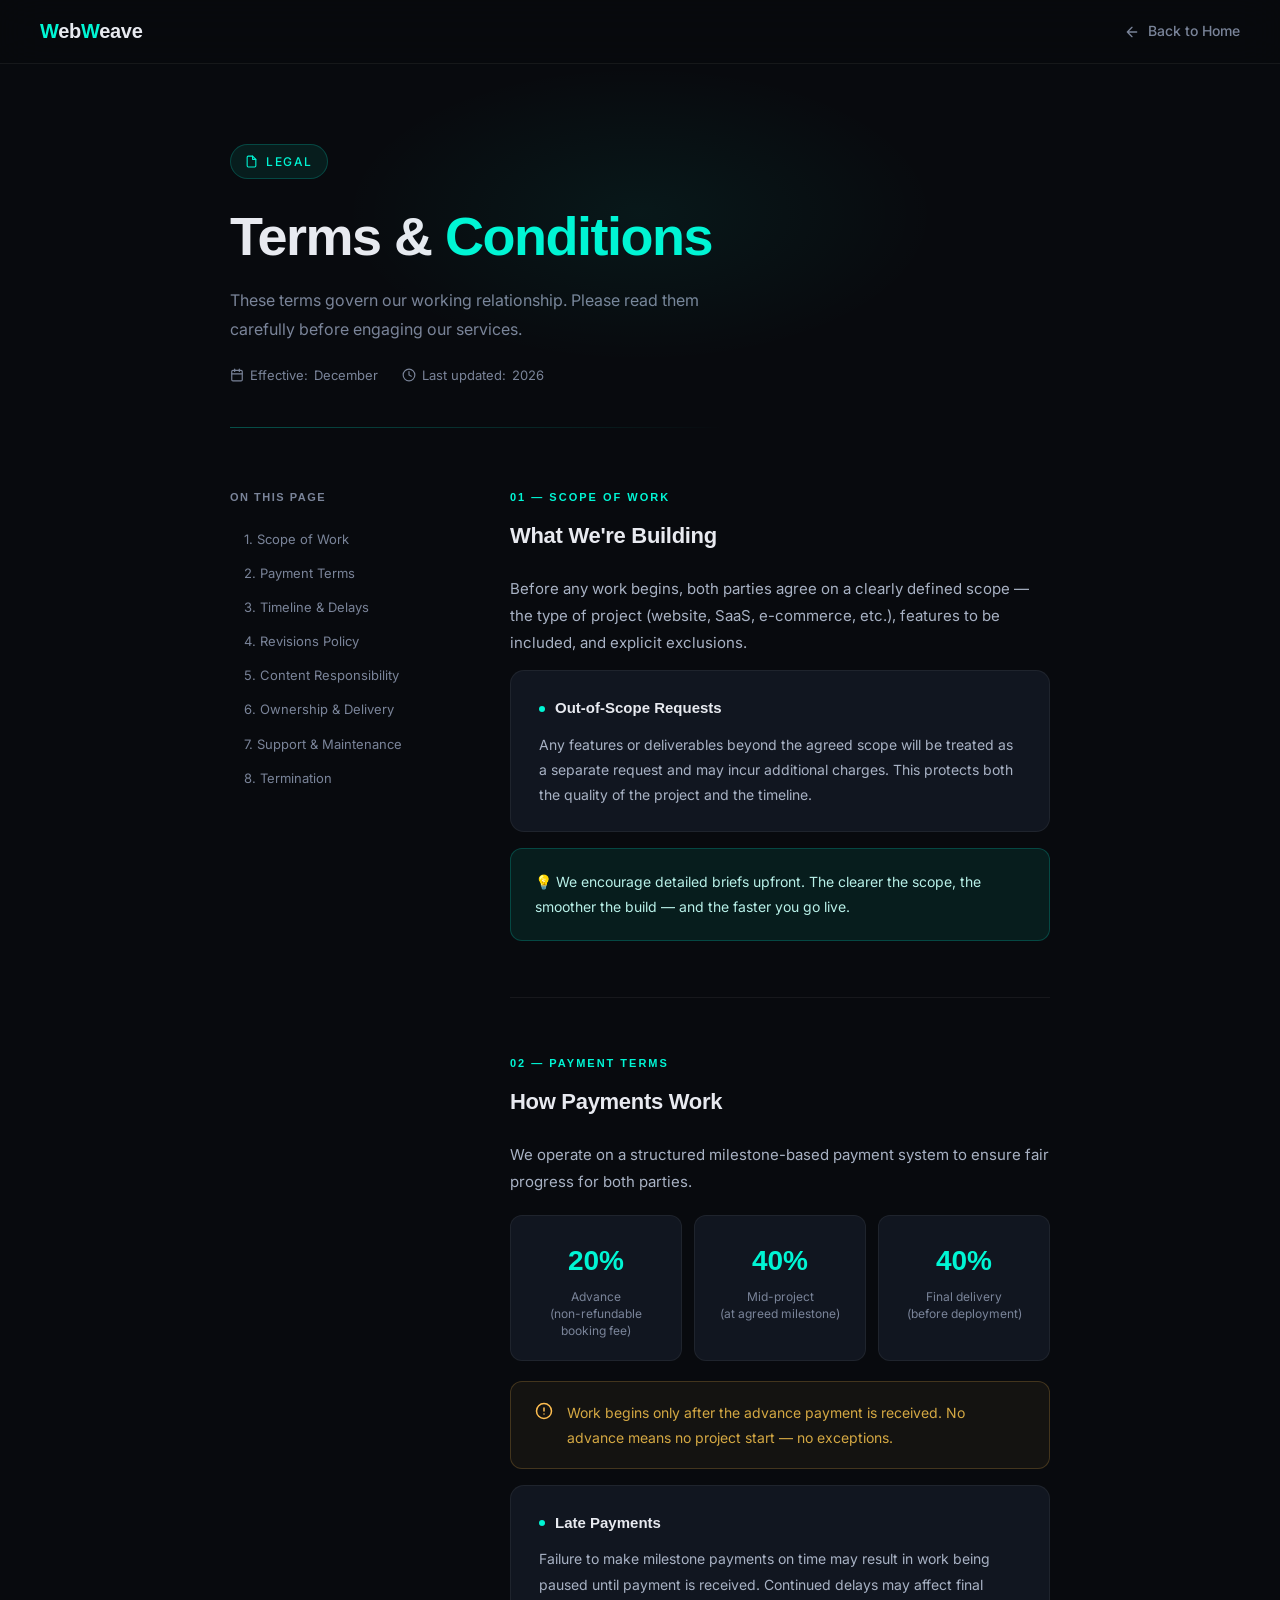
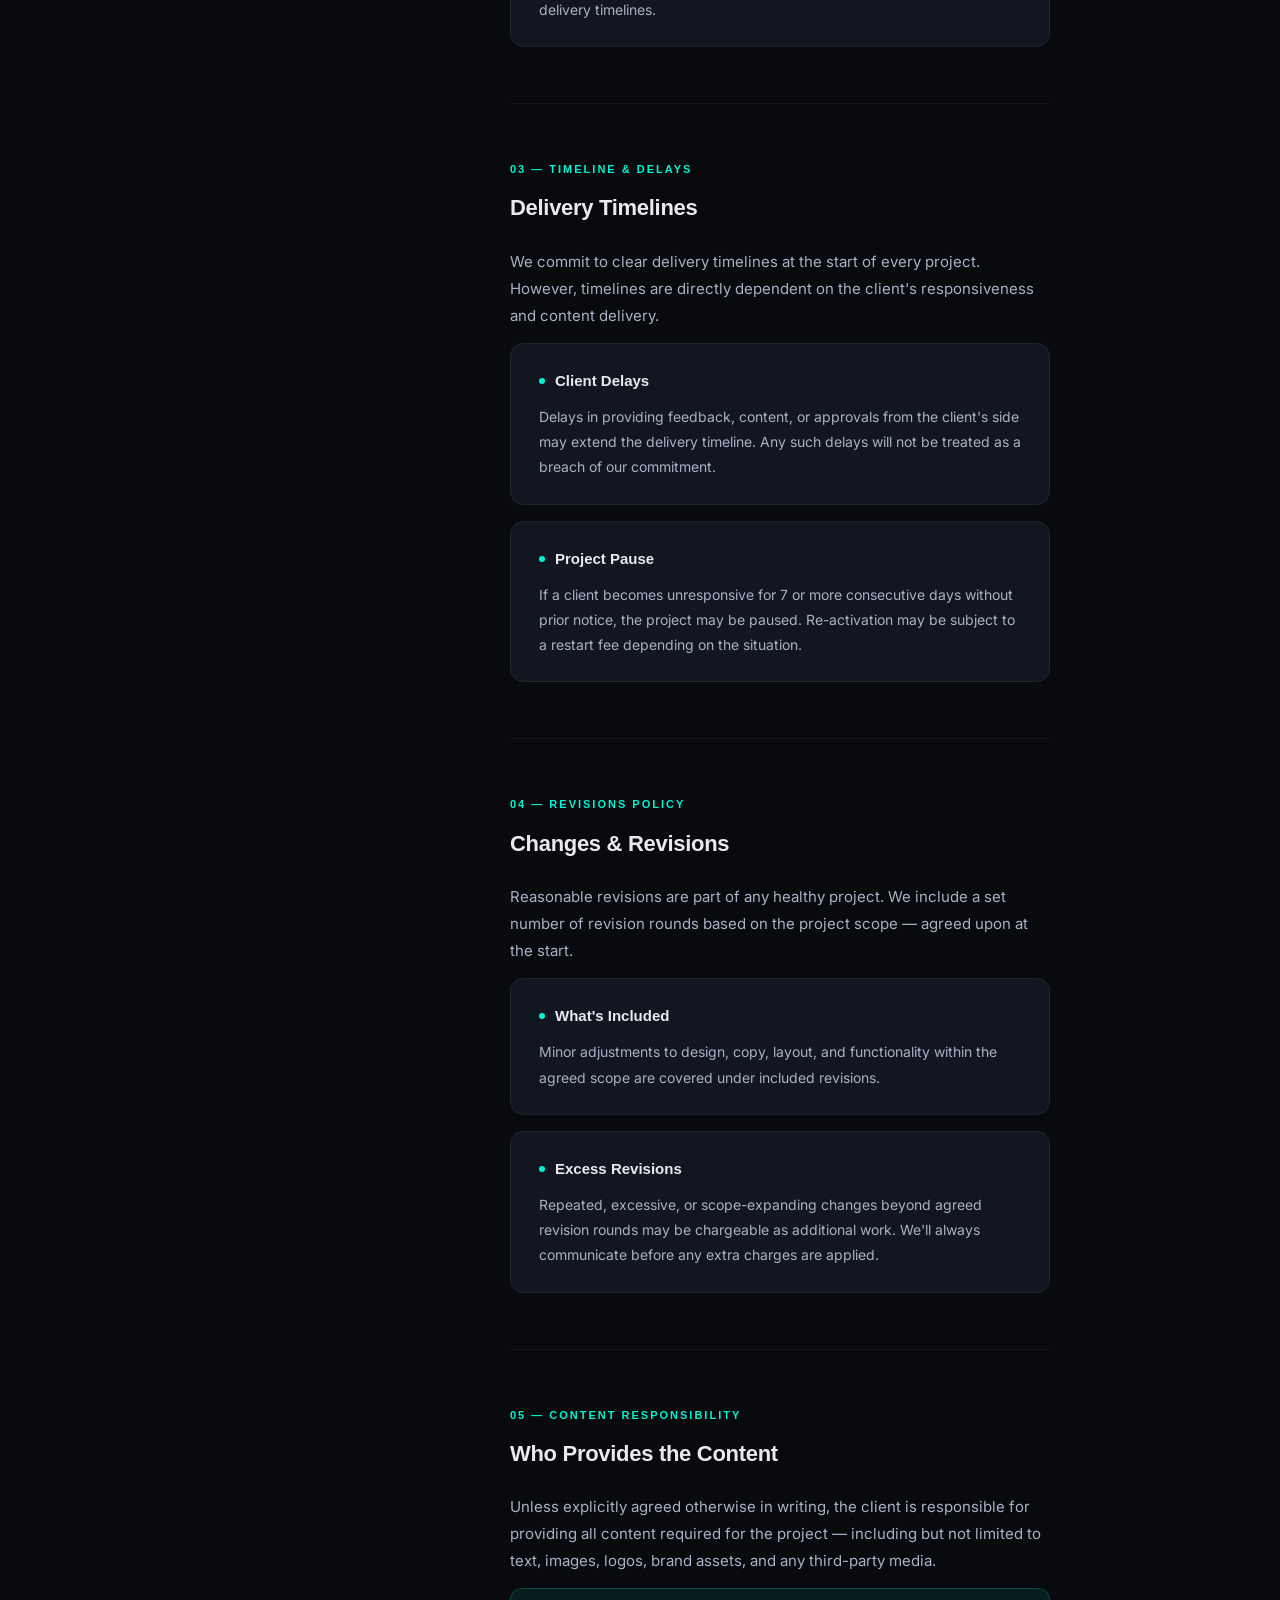
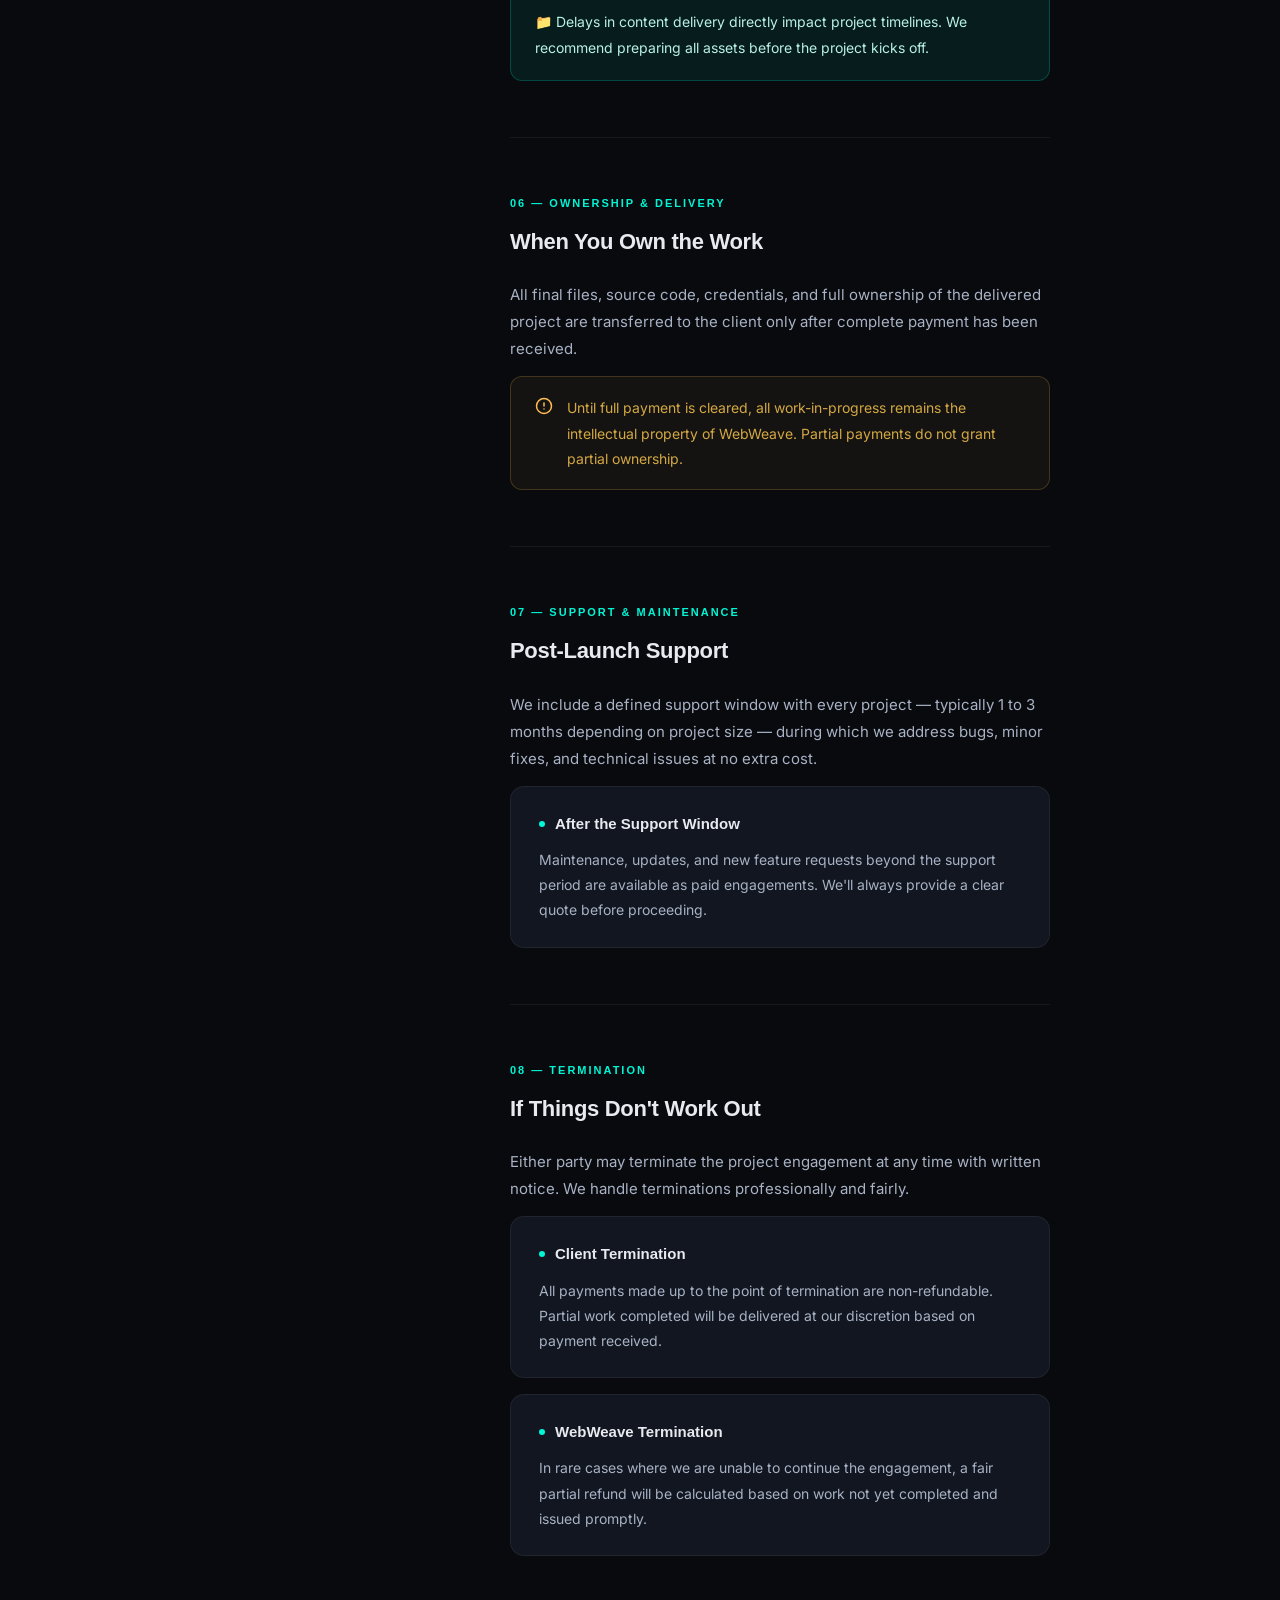
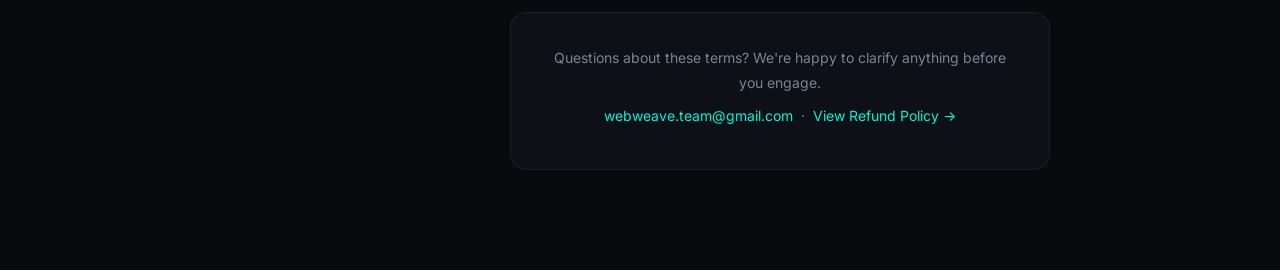
<file: terms.html>
<!DOCTYPE html>
<html lang="en">
<head>
    <meta charset="UTF-8">
    <meta name="viewport" content="width=device-width, initial-scale=1.0">
    <title>Terms & Conditions — WebWeave</title>
    <link href="https://fonts.googleapis.com/css2?family=Inter:wght@300;400;500;600;700&display=swap" rel="stylesheet">
    <style>
        *, *::before, *::after { margin: 0; padding: 0; box-sizing: border-box; }

        :root {
            --accent: #00f5d4;
            --accent-dim: rgba(0, 245, 212, 0.08);
            --accent-border: rgba(0, 245, 212, 0.2);
            --bg: #080a0e;
            --bg2: #0d1017;
            --bg3: #111620;
            --text: #e8eaf0;
            --muted: #7a8499;
            --border: rgba(255,255,255,0.06);
        }

        html { scroll-behavior: smooth; overflow-x: hidden; }

        body {
            font-family: 'Inter', sans-serif;
            background: var(--bg);
            color: var(--text);
            line-height: 1.75;
            font-size: 16px;
            overflow-x: hidden;
        }

        h1, h2, .nav-logo, .toc-title, .section-num, .policy-card h3, .payment-tier .pct, .deduction-item .work-pct, .deduction-item .refund-pct {
    font-family: 'Inter', sans-serif;
}

        /* Nav */
        nav {
            position: sticky;
            top: 0;
            z-index: 100;
            background: rgba(8, 10, 14, 0.85);
            backdrop-filter: blur(20px);
            border-bottom: 1px solid var(--border);
            padding: 0 40px;
            display: flex;
            align-items: center;
            justify-content: space-between;
            height: 64px;
        }

        .nav-logo {
            font-family: 'Syne', sans-serif;
            font-size: 20px;
            font-weight: 700;
            color: var(--text);
            text-decoration: none;
            letter-spacing: -0.3px;
        }

        .nav-logo span { color: var(--accent); }

        .nav-back {
            display: flex;
            align-items: center;
            gap: 8px;
            color: var(--muted);
            text-decoration: none;
            font-size: 14px;
            font-weight: 500;
            transition: color 0.2s;
        }

        .nav-back:hover { color: var(--accent); }

        .nav-back svg { width: 16px; height: 16px; }

        /* Hero */
        .hero {
            padding: 80px 40px 60px;
            max-width: 900px;
            margin: 0 auto;
            position: relative;
        }

        .hero::before {
            content: '';
            position: absolute;
            top: 0; left: 50%;
            transform: translateX(-50%);
            width: 600px;
            height: 300px;
            background: radial-gradient(ellipse at center, rgba(0,245,212,0.06) 0%, transparent 70%);
            pointer-events: none;
        }

        .page-tag {
            display: inline-flex;
            align-items: center;
            gap: 8px;
            font-size: 12px;
            font-weight: 500;
            letter-spacing: 1.5px;
            text-transform: uppercase;
            color: var(--accent);
            background: var(--accent-dim);
            border: 1px solid var(--accent-border);
            padding: 6px 14px;
            border-radius: 20px;
            margin-bottom: 28px;
        }

        .page-tag svg { width: 13px; height: 13px; }

        h1 {
            font-family: 'Syne', sans-serif;
            font-size: clamp(36px, 5vw, 54px);
            font-weight: 800;
            line-height: 1.1;
            letter-spacing: -1.5px;
            margin-bottom: 20px;
            color: var(--text);
        }

        h1 span { color: var(--accent); }

        .hero-meta {
            display: flex;
            gap: 24px;
            font-size: 13px;
            color: var(--muted);
            margin-top: 20px;
        }

        .hero-meta span { display: flex; align-items: center; gap: 6px; }
        .hero-meta svg { width: 14px; height: 14px; }

        .hero-divider {
            width: 100%;
            height: 1px;
            background: linear-gradient(90deg, var(--accent) 0%, transparent 60%);
            margin-top: 40px;
            opacity: 0.3;
        }

        /* Layout */
        .layout {
            max-width: 900px;
            margin: 0 auto;
            padding: 0 40px 100px;
            display: grid;
            grid-template-columns: 220px 1fr;
            gap: 60px;
            align-items: start;
        }

        /* Sidebar TOC */
        .toc {
            position: sticky;
            top: 84px;
        }

        .toc-title {
            font-family: 'Syne', sans-serif;
            font-size: 11px;
            font-weight: 600;
            letter-spacing: 1.5px;
            text-transform: uppercase;
            color: var(--muted);
            margin-bottom: 16px;
        }

        .toc-list { list-style: none; }

        .toc-list li { margin-bottom: 4px; }

        .toc-list a {
            display: block;
            font-size: 13px;
            color: var(--muted);
            text-decoration: none;
            padding: 6px 12px;
            border-radius: 8px;
            border-left: 2px solid transparent;
            transition: all 0.2s;
            line-height: 1.4;
        }

        .toc-list a:hover {
            color: var(--accent);
            background: var(--accent-dim);
            border-left-color: var(--accent);
        }

        /* Content */
        .content { min-width: 0; }

        .section {
            margin-bottom: 56px;
            scroll-margin-top: 90px;
        }

        .section-num {
            font-family: 'Syne', sans-serif;
            font-size: 11px;
            font-weight: 700;
            letter-spacing: 2px;
            text-transform: uppercase;
            color: var(--accent);
            margin-bottom: 10px;
            display: block;
        }

        h2 {
            font-family: 'Syne', sans-serif;
            font-size: 22px;
            font-weight: 700;
            color: var(--text);
            margin-bottom: 20px;
            letter-spacing: -0.3px;
        }

        p {
            color: #a8b2c4;
            font-size: 15px;
            line-height: 1.8;
            margin-bottom: 14px;
        }

        /* Policy card */
        .policy-card {
            background: var(--bg3);
            border: 1px solid var(--border);
            border-radius: 14px;
            padding: 24px 28px;
            margin-bottom: 16px;
        }

        .policy-card h3 {
            font-family: 'Syne', sans-serif;
            font-size: 15px;
            font-weight: 600;
            color: var(--text);
            margin-bottom: 10px;
            display: flex;
            align-items: center;
            gap: 10px;
        }

        .policy-card h3 .dot {
            width: 6px;
            height: 6px;
            background: var(--accent);
            border-radius: 50%;
            flex-shrink: 0;
        }

        .policy-card p { margin-bottom: 0; font-size: 14px; }

        /* Highlight box */
        .highlight-box {
            background: var(--accent-dim);
            border: 1px solid var(--accent-border);
            border-radius: 12px;
            padding: 20px 24px;
            margin-bottom: 16px;
        }

        .highlight-box p {
            color: #b8f0e8;
            font-size: 14px;
            margin-bottom: 0;
        }

        /* Payment tiers */
        .payment-grid {
            display: grid;
            grid-template-columns: repeat(3, 1fr);
            gap: 12px;
            margin: 20px 0;
        }

        .payment-tier {
            background: var(--bg3);
            border: 1px solid var(--border);
            border-radius: 12px;
            padding: 20px;
            text-align: center;
        }

        .payment-tier .pct {
            font-family: 'Syne', sans-serif;
            font-size: 28px;
            font-weight: 800;
            color: var(--accent);
            display: block;
        }

        .payment-tier .label {
            font-size: 12px;
            color: var(--muted);
            margin-top: 4px;
            display: block;
            line-height: 1.4;
        }

        /* Warning */
        .warning-box {
            background: rgba(255, 190, 80, 0.05);
            border: 1px solid rgba(255, 190, 80, 0.2);
            border-radius: 12px;
            padding: 18px 24px;
            margin-bottom: 16px;
            display: flex;
            gap: 14px;
            align-items: flex-start;
        }

        .warning-box svg { width: 18px; height: 18px; color: #ffbe50; flex-shrink: 0; margin-top: 2px; }

        .warning-box p { color: #d4a843; font-size: 14px; margin-bottom: 0; }

        /* Section divider */
        .section-sep {
            height: 1px;
            background: var(--border);
            margin-bottom: 56px;
        }

        /* Footer note */
        .footer-note {
            background: var(--bg2);
            border: 1px solid var(--border);
            border-radius: 16px;
            padding: 32px;
            text-align: center;
            margin-top: 20px;
        }

        .footer-note p { font-size: 14px; color: var(--muted); margin-bottom: 8px; }
        .footer-note a { color: var(--accent); text-decoration: none; }
        .footer-note a:hover { text-decoration: underline; }

        @media (max-width: 768px) {
            nav { padding: 0 20px; }
            .hero { padding: 60px 20px 40px; }
            .layout { grid-template-columns: 1fr; padding: 0 20px 80px; gap: 40px; }
            .toc { display: none; }
            .payment-grid { grid-template-columns: 1fr; }
        }
    </style>
</head>
<body>

<nav>
    <a href="index.html" class="nav-logo"><span>W</span>eb<span>W</span>eave</a>
    <a href="index.html" class="nav-back">
        <svg viewBox="0 0 24 24" fill="none" stroke="currentColor" stroke-width="2" stroke-linecap="round" stroke-linejoin="round">
            <path d="M19 12H5M12 5l-7 7 7 7"/>
        </svg>
        Back to Home
    </a>
</nav>

<div class="hero">
    <div class="page-tag">
        <svg viewBox="0 0 24 24" fill="none" stroke="currentColor" stroke-width="2" stroke-linecap="round" stroke-linejoin="round"><path d="M14 2H6a2 2 0 0 0-2 2v16a2 2 0 0 0 2 2h12a2 2 0 0 0 2-2V8z"/><polyline points="14 2 14 8 20 8"/></svg>
        Legal
    </div>
    <h1>Terms &amp; <span>Conditions</span></h1>
    <p style="font-size:16px; color: #7a8499; max-width: 520px;">
        These terms govern our working relationship. Please read them carefully before engaging our services.
    </p>
    <div class="hero-meta">
        <span>
            <svg viewBox="0 0 24 24" fill="none" stroke="currentColor" stroke-width="2" stroke-linecap="round" stroke-linejoin="round"><rect x="3" y="4" width="18" height="18" rx="2" ry="2"/><line x1="16" y1="2" x2="16" y2="6"/><line x1="8" y1="2" x2="8" y2="6"/><line x1="3" y1="10" x2="21" y2="10"/></svg>
            Effective: <span id="month"></span>
        </span>
        <span>
            <svg viewBox="0 0 24 24" fill="none" stroke="currentColor" stroke-width="2" stroke-linecap="round" stroke-linejoin="round"><circle cx="12" cy="12" r="10"/><polyline points="12 6 12 12 16 14"/></svg>
            Last updated: <span id="year"></span>
        </span>
    </div>
    <div class="hero-divider"></div>
</div>

<div class="layout">
    <!-- TOC Sidebar -->
    <aside class="toc">
        <p class="toc-title">On this page</p>
        <ul class="toc-list">
            <li><a href="#scope">1. Scope of Work</a></li>
            <li><a href="#payment">2. Payment Terms</a></li>
            <li><a href="#timeline">3. Timeline &amp; Delays</a></li>
            <li><a href="#revisions">4. Revisions Policy</a></li>
            <li><a href="#content">5. Content Responsibility</a></li>
            <li><a href="#ownership">6. Ownership &amp; Delivery</a></li>
            <li><a href="#support">7. Support &amp; Maintenance</a></li>
            <li><a href="#termination">8. Termination</a></li>
        </ul>
    </aside>

    <!-- Main Content -->
    <main class="content">

        <div class="section" id="scope">
            <span class="section-num">01 — Scope of Work</span>
            <h2>What We're Building</h2>
            <p>Before any work begins, both parties agree on a clearly defined scope — the type of project (website, SaaS, e-commerce, etc.), features to be included, and explicit exclusions.</p>
            <div class="policy-card">
                <h3><span class="dot"></span>Out-of-Scope Requests</h3>
                <p>Any features or deliverables beyond the agreed scope will be treated as a separate request and may incur additional charges. This protects both the quality of the project and the timeline.</p>
            </div>
            <div class="highlight-box">
                <p>💡 We encourage detailed briefs upfront. The clearer the scope, the smoother the build — and the faster you go live.</p>
            </div>
        </div>

        <div class="section-sep"></div>

        <div class="section" id="payment">
            <span class="section-num">02 — Payment Terms</span>
            <h2>How Payments Work</h2>
            <p>We operate on a structured milestone-based payment system to ensure fair progress for both parties.</p>

            <div class="payment-grid">
                <div class="payment-tier">
                    <span class="pct">20%</span>
                    <span class="label">Advance<br>(non-refundable booking fee)</span>
                </div>
                <div class="payment-tier">
                    <span class="pct">40%</span>
                    <span class="label">Mid-project<br>(at agreed milestone)</span>
                </div>
                <div class="payment-tier">
                    <span class="pct">40%</span>
                    <span class="label">Final delivery<br>(before deployment)</span>
                </div>
            </div>

            <div class="warning-box">
                <svg viewBox="0 0 24 24" fill="none" stroke="currentColor" stroke-width="2" stroke-linecap="round" stroke-linejoin="round"><circle cx="12" cy="12" r="10"/><line x1="12" y1="8" x2="12" y2="12"/><line x1="12" y1="16" x2="12.01" y2="16"/></svg>
                <p>Work begins only after the advance payment is received. No advance means no project start — no exceptions.</p>
            </div>

            <div class="policy-card">
                <h3><span class="dot"></span>Late Payments</h3>
                <p>Failure to make milestone payments on time may result in work being paused until payment is received. Continued delays may affect final delivery timelines.</p>
            </div>
        </div>

        <div class="section-sep"></div>

        <div class="section" id="timeline">
            <span class="section-num">03 — Timeline &amp; Delays</span>
            <h2>Delivery Timelines</h2>
            <p>We commit to clear delivery timelines at the start of every project. However, timelines are directly dependent on the client's responsiveness and content delivery.</p>
            <div class="policy-card">
                <h3><span class="dot"></span>Client Delays</h3>
                <p>Delays in providing feedback, content, or approvals from the client's side may extend the delivery timeline. Any such delays will not be treated as a breach of our commitment.</p>
            </div>
            <div class="policy-card">
                <h3><span class="dot"></span>Project Pause</h3>
                <p>If a client becomes unresponsive for 7 or more consecutive days without prior notice, the project may be paused. Re-activation may be subject to a restart fee depending on the situation.</p>
            </div>
        </div>

        <div class="section-sep"></div>

        <div class="section" id="revisions">
            <span class="section-num">04 — Revisions Policy</span>
            <h2>Changes &amp; Revisions</h2>
            <p>Reasonable revisions are part of any healthy project. We include a set number of revision rounds based on the project scope — agreed upon at the start.</p>
            <div class="policy-card">
                <h3><span class="dot"></span>What's Included</h3>
                <p>Minor adjustments to design, copy, layout, and functionality within the agreed scope are covered under included revisions.</p>
            </div>
            <div class="policy-card">
                <h3><span class="dot"></span>Excess Revisions</h3>
                <p>Repeated, excessive, or scope-expanding changes beyond agreed revision rounds may be chargeable as additional work. We'll always communicate before any extra charges are applied.</p>
            </div>
        </div>

        <div class="section-sep"></div>

        <div class="section" id="content">
            <span class="section-num">05 — Content Responsibility</span>
            <h2>Who Provides the Content</h2>
            <p>Unless explicitly agreed otherwise in writing, the client is responsible for providing all content required for the project — including but not limited to text, images, logos, brand assets, and any third-party media.</p>
            <div class="highlight-box">
                <p>📁 Delays in content delivery directly impact project timelines. We recommend preparing all assets before the project kicks off.</p>
            </div>
        </div>

        <div class="section-sep"></div>

        <div class="section" id="ownership">
            <span class="section-num">06 — Ownership &amp; Delivery</span>
            <h2>When You Own the Work</h2>
            <p>All final files, source code, credentials, and full ownership of the delivered project are transferred to the client only after complete payment has been received.</p>
            <div class="warning-box">
                <svg viewBox="0 0 24 24" fill="none" stroke="currentColor" stroke-width="2" stroke-linecap="round" stroke-linejoin="round"><circle cx="12" cy="12" r="10"/><line x1="12" y1="8" x2="12" y2="12"/><line x1="12" y1="16" x2="12.01" y2="16"/></svg>
                <p>Until full payment is cleared, all work-in-progress remains the intellectual property of WebWeave. Partial payments do not grant partial ownership.</p>
            </div>
        </div>

        <div class="section-sep"></div>

        <div class="section" id="support">
            <span class="section-num">07 — Support &amp; Maintenance</span>
            <h2>Post-Launch Support</h2>
            <p>We include a defined support window with every project — typically 1 to 3 months depending on project size — during which we address bugs, minor fixes, and technical issues at no extra cost.</p>
            <div class="policy-card">
                <h3><span class="dot"></span>After the Support Window</h3>
                <p>Maintenance, updates, and new feature requests beyond the support period are available as paid engagements. We'll always provide a clear quote before proceeding.</p>
            </div>
        </div>

        <div class="section-sep"></div>

        <div class="section" id="termination">
            <span class="section-num">08 — Termination</span>
            <h2>If Things Don't Work Out</h2>
            <p>Either party may terminate the project engagement at any time with written notice. We handle terminations professionally and fairly.</p>
            <div class="policy-card">
                <h3><span class="dot"></span>Client Termination</h3>
                <p>All payments made up to the point of termination are non-refundable. Partial work completed will be delivered at our discretion based on payment received.</p>
            </div>
            <div class="policy-card">
                <h3><span class="dot"></span>WebWeave Termination</h3>
                <p>In rare cases where we are unable to continue the engagement, a fair partial refund will be calculated based on work not yet completed and issued promptly.</p>
            </div>
        </div>

        <div class="footer-note">
            <p>Questions about these terms? We're happy to clarify anything before you engage.</p>
            <p><a href="mailto:webweave.team@gmail.com">webweave.team@gmail.com</a> &nbsp;·&nbsp; <a href="refund.html">View Refund Policy →</a></p>
        </div>

    </main>
</div>

<script>
    document.getElementById("year").textContent = new Date().getFullYear();
    document.getElementById("month").textContent = new Date().toLocaleString('default', { month: 'long' });
</script>

</body>
</html>
</file>
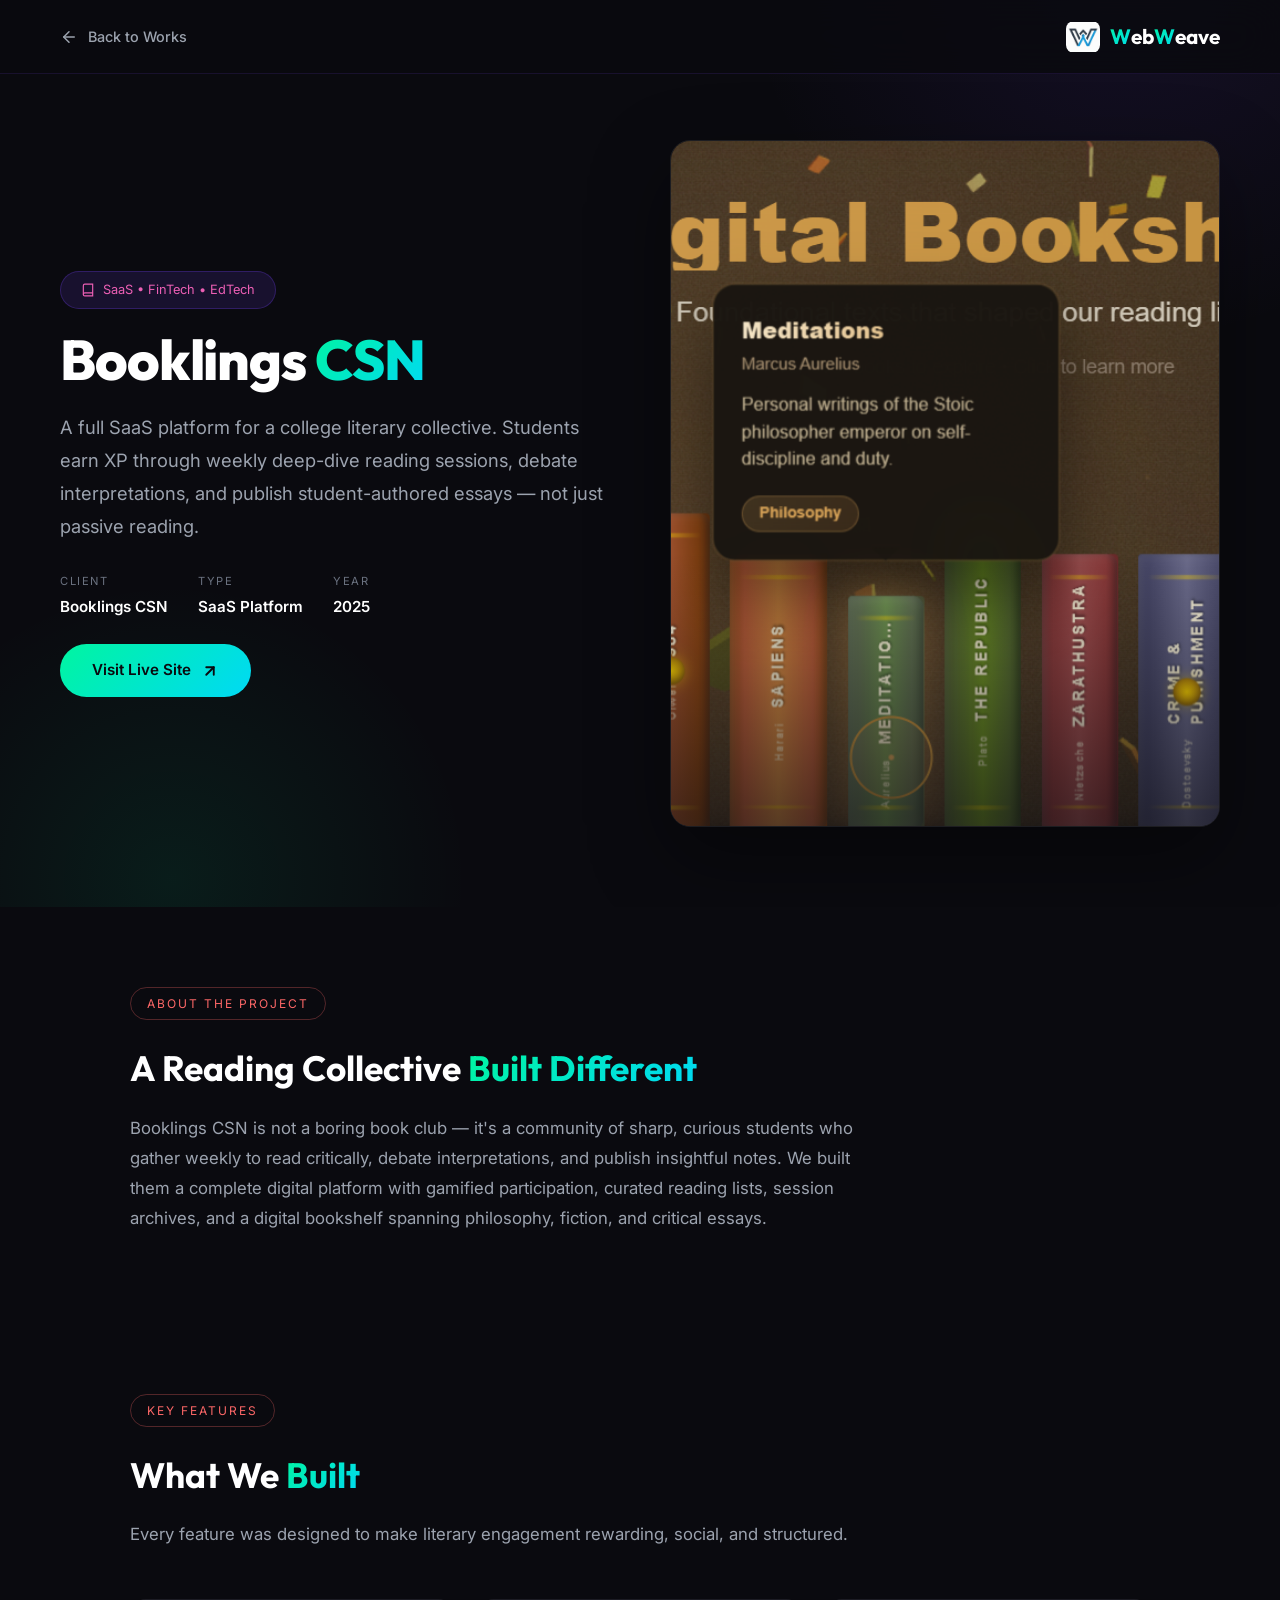
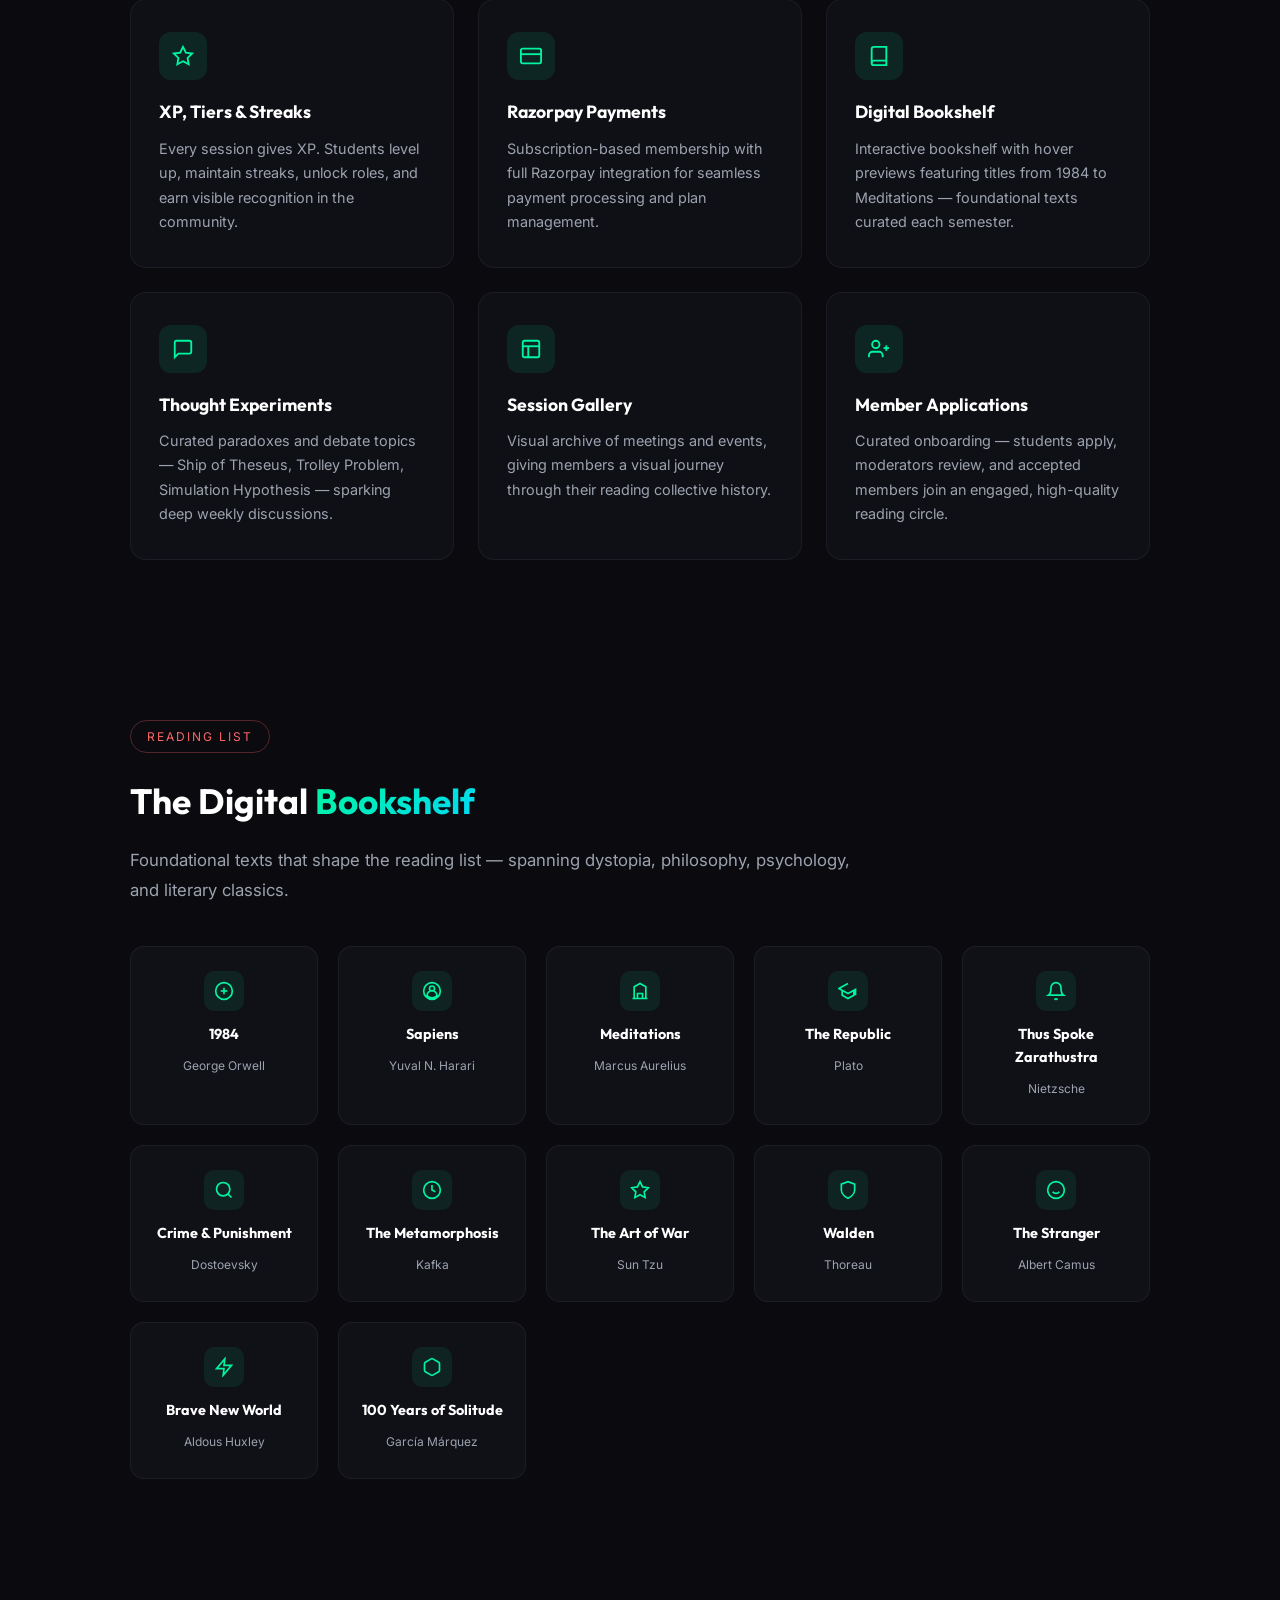
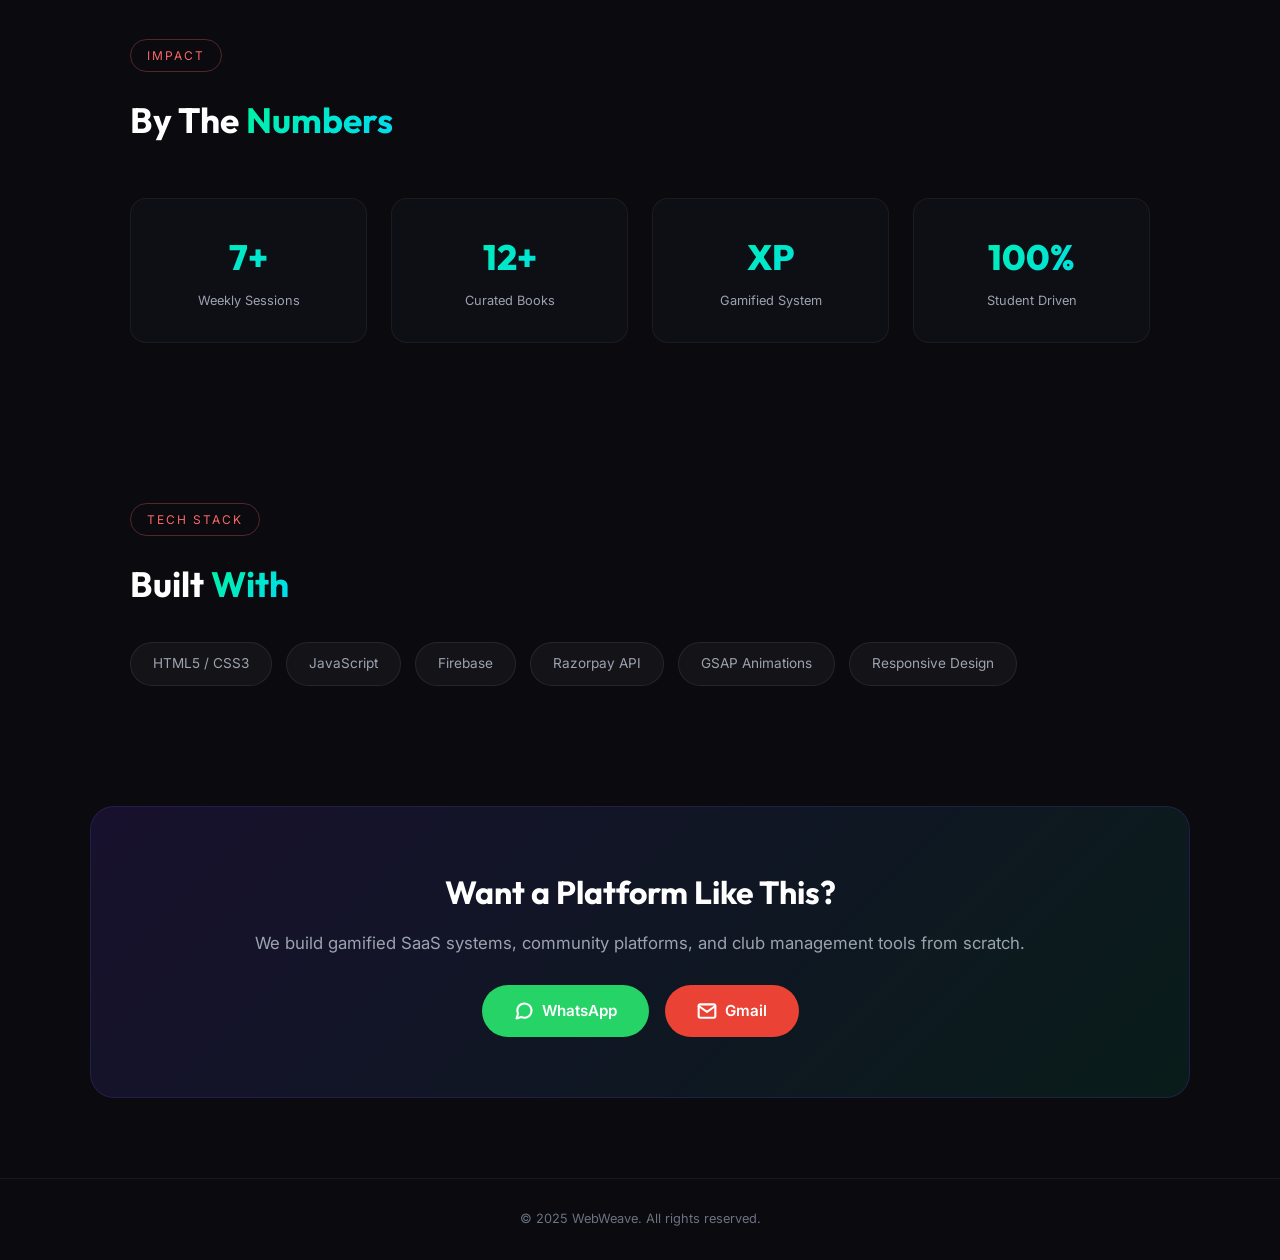
<file: pages/booklings.html>
<!DOCTYPE html>
<html lang="en">

<head>
    <meta charset="UTF-8">
    <meta name="viewport" content="width=device-width, initial-scale=1.0">
    <title>Booklings — Case Study | WebWeave</title>
    <meta name="description"
        content="How WebWeave built Booklings CSN — a full SaaS literary collective platform with gamified XP systems, Razorpay payments, and a digital bookshelf.">
    <link rel="icon" type="image/jpeg" href="../logo.jpeg">
    <link
        href="https://fonts.googleapis.com/css2?family=Inter:wght@300;400;500;600;700&family=Outfit:wght@400;500;600;700;800&display=swap"
        rel="stylesheet">
    <style>
        * {
            margin: 0;
            padding: 0;
            box-sizing: border-box;
        }

        :root {
            --primary: #ec008c;
            --primary-light: #ec5fb4;
            --accent: #fc6767;
            --dark: #0A0A0F;
            --dark-light: #12121A;
            --gray: #9CA3AF;
            --gray-dark: #6B7280;
            --light: #F1F5F9;
            --white: #FFFFFF;
            --gradient: linear-gradient(135deg, #00f5a0, #00d9f5);
        }

        html {
            scroll-behavior: smooth;
        }

        body {
            font-family: 'Inter', -apple-system, BlinkMacSystemFont, sans-serif;
            background: var(--dark);
            color: var(--white);
            overflow-x: hidden;
            line-height: 1.6;
        }

        h1,
        h2,
        h3,
        h4,
        h5,
        h6 {
            font-family: 'Outfit', sans-serif;
        }

        /* Back Navigation */
        .back-nav {
            position: fixed;
            top: 0;
            left: 0;
            width: 100%;
            padding: 20px 60px;
            display: flex;
            align-items: center;
            justify-content: space-between;
            z-index: 1000;
            background: rgba(10, 10, 15, 0.85);
            backdrop-filter: blur(20px);
            border-bottom: 1px solid rgba(108, 60, 225, 0.15);
        }

        .back-link {
            display: inline-flex;
            align-items: center;
            gap: 10px;
            color: var(--gray);
            text-decoration: none;
            font-size: 0.9rem;
            font-weight: 500;
            transition: color 0.3s;
        }

        .back-link:hover {
            color: var(--white);
        }

        .back-link svg {
            width: 18px;
            height: 18px;
        }

        .back-nav .logo {
            font-family: 'Outfit', sans-serif;
            font-size: 1.3rem;
            font-weight: 700;
            text-decoration: none;
            color: var(--white);
            display: flex;
            align-items: center;
            gap: 0;
        }

        .back-nav .logo span {
            background: var(--gradient);
            -webkit-background-clip: text;
            -webkit-text-fill-color: transparent;
            background-clip: text;
        }

        .logo-icon {
            width: 34px;
            height: 32px;
            border-radius: 8px;
            overflow: hidden;
            margin-right: 10px;
        }

        .logo-icon img {
            width: 100%;
            height: 100%;
            object-fit: contain;
        }

        /* Hero */
        .project-hero {
            min-height: 90vh;
            display: flex;
            align-items: center;
            justify-content: center;
            padding: 140px 60px 80px;
            position: relative;
            overflow: hidden;
        }

        .project-hero::before {
            content: '';
            position: absolute;
            top: -50%;
            right: -20%;
            width: 800px;
            height: 800px;
            background: radial-gradient(circle, rgba(108, 60, 225, 0.12) 0%, transparent 70%);
            pointer-events: none;
        }

        .project-hero::after {
            content: '';
            position: absolute;
            bottom: -30%;
            left: -10%;
            width: 600px;
            height: 600px;
            background: radial-gradient(circle, rgba(0, 245, 160, 0.08) 0%, transparent 70%);
            pointer-events: none;
        }

        .hero-inner {
            max-width: 1200px;
            width: 100%;
            display: grid;
            grid-template-columns: 1fr 1fr;
            gap: 60px;
            align-items: center;
            position: relative;
            z-index: 2;
        }

        .hero-text .project-tag {
            display: inline-flex;
            align-items: center;
            gap: 8px;
            padding: 8px 20px;
            background: rgba(108, 60, 225, 0.15);
            border: 1px solid rgba(108, 60, 225, 0.3);
            border-radius: 50px;
            font-size: 0.8rem;
            color: var(--primary-light);
            margin-bottom: 20px;
            animation: fadeInUp 0.8s ease both;
        }

        .hero-text h1 {
            font-size: 3.5rem;
            font-weight: 800;
            line-height: 1.1;
            margin-bottom: 20px;
            letter-spacing: -0.02em;
            animation: fadeInUp 0.8s ease 0.15s both;
        }

        .hero-text h1 .highlight {
            background: var(--gradient);
            -webkit-background-clip: text;
            -webkit-text-fill-color: transparent;
            background-clip: text;
        }

        .hero-text .tagline {
            font-size: 1.15rem;
            color: var(--gray);
            line-height: 1.8;
            margin-bottom: 30px;
            animation: fadeInUp 0.8s ease 0.3s both;
        }

        .hero-meta {
            display: flex;
            gap: 30px;
            flex-wrap: wrap;
            animation: fadeInUp 0.8s ease 0.45s both;
        }

        .meta-item {
            display: flex;
            flex-direction: column;
            gap: 4px;
        }

        .meta-label {
            font-size: 0.7rem;
            color: var(--gray-dark);
            text-transform: uppercase;
            letter-spacing: 1.5px;
        }

        .meta-value {
            font-size: 0.95rem;
            font-weight: 600;
            color: var(--white);
        }

        .hero-image-wrap {
            position: relative;
            border-radius: 20px;
            overflow: hidden;
            border: 1px solid rgba(255, 255, 255, 0.08);
            box-shadow: 0 30px 80px rgba(0, 0, 0, 0.4);
            animation: fadeInUp 1s ease 0.3s both;
        }

        .hero-image-wrap img {
            width: 100%;
            display: block;
        }

        .hero-image-wrap::after {
            content: '';
            position: absolute;
            inset: 0;
            background: linear-gradient(180deg, transparent 60%, rgba(10, 10, 15, 0.6));
            pointer-events: none;
        }

        .visit-btn {
            display: inline-flex;
            align-items: center;
            gap: 10px;
            padding: 14px 32px;
            margin-top: 25px;
            background: var(--gradient);
            border: none;
            border-radius: 50px;
            color: var(--dark);
            font-family: 'Inter', sans-serif;
            font-weight: 600;
            font-size: 0.95rem;
            text-decoration: none;
            cursor: pointer;
            transition: transform 0.3s, box-shadow 0.3s;
            animation: fadeInUp 0.8s ease 0.6s both;
        }

        .visit-btn:hover {
            transform: translateY(-3px);
            box-shadow: 0 12px 35px rgba(0, 245, 160, 0.3);
        }

        .visit-btn svg {
            width: 18px;
            height: 18px;
        }

        /* Section Styling */
        .case-section {
            max-width: 1100px;
            margin: 0 auto;
            padding: 80px 40px;
        }

        .section-label {
            display: inline-block;
            font-size: 0.75rem;
            text-transform: uppercase;
            letter-spacing: 2px;
            color: var(--accent);
            padding: 6px 16px;
            border: 1px solid rgba(252, 103, 103, 0.3);
            border-radius: 50px;
            margin-bottom: 20px;
        }

        .case-section h2 {
            font-size: 2.2rem;
            font-weight: 700;
            margin-bottom: 16px;
        }

        .case-section h2 .hl {
            background: var(--gradient);
            -webkit-background-clip: text;
            -webkit-text-fill-color: transparent;
            background-clip: text;
        }

        .case-section>p {
            color: var(--gray);
            font-size: 1.05rem;
            line-height: 1.8;
            max-width: 750px;
        }

        /* Feature Grid */
        .feature-grid {
            display: grid;
            grid-template-columns: repeat(3, 1fr);
            gap: 24px;
            margin-top: 50px;
        }

        .feature-card {
            background: rgba(18, 18, 26, 0.7);
            border: 1px solid rgba(255, 255, 255, 0.06);
            border-radius: 16px;
            padding: 32px 28px;
            transition: transform 0.3s, border-color 0.3s;
        }

        .feature-card:hover {
            transform: translateY(-5px);
            border-color: rgba(0, 245, 160, 0.25);
        }

        .feature-icon {
            width: 48px;
            height: 48px;
            border-radius: 12px;
            background: rgba(0, 245, 160, 0.1);
            display: flex;
            align-items: center;
            justify-content: center;
            margin-bottom: 18px;
        }

        .feature-icon svg {
            width: 22px;
            height: 22px;
            color: #00f5a0;
        }

        .feature-card h3 {
            font-size: 1.1rem;
            margin-bottom: 10px;
        }

        .feature-card p {
            font-size: 0.9rem;
            color: var(--gray);
            line-height: 1.7;
        }

        /* Bookshelf section */
        .bookshelf-grid {
            display: grid;
            grid-template-columns: repeat(auto-fill, minmax(160px, 1fr));
            gap: 20px;
            margin-top: 40px;
        }

        .book-item {
            background: rgba(18, 18, 26, 0.8);
            border: 1px solid rgba(255, 255, 255, 0.06);
            border-radius: 14px;
            padding: 24px 18px;
            text-align: center;
            transition: transform 0.3s, border-color 0.3s;
        }

        .book-item:hover {
            transform: translateY(-4px);
            border-color: rgba(108, 60, 225, 0.3);
        }

        .book-icon {
            width: 40px;
            height: 40px;
            border-radius: 10px;
            background: rgba(0, 245, 160, 0.08);
            display: flex;
            align-items: center;
            justify-content: center;
            margin: 0 auto 12px;
        }

        .book-icon svg {
            width: 20px;
            height: 20px;
            color: #00f5a0;
        }

        .book-item h4 {
            font-size: 0.9rem;
            margin-bottom: 6px;
        }

        .book-item span {
            font-size: 0.75rem;
            color: var(--gray);
        }

        /* Tech Stack */
        .tech-row {
            display: flex;
            flex-wrap: wrap;
            gap: 14px;
            margin-top: 30px;
        }

        .tech-pill {
            padding: 10px 22px;
            background: rgba(255, 255, 255, 0.04);
            border: 1px solid rgba(255, 255, 255, 0.08);
            border-radius: 50px;
            font-size: 0.85rem;
            color: var(--gray);
            transition: border-color 0.3s, color 0.3s;
        }

        .tech-pill:hover {
            border-color: rgba(0, 245, 160, 0.3);
            color: var(--white);
        }

        /* Highlights Row */
        .highlights-row {
            display: grid;
            grid-template-columns: repeat(4, 1fr);
            gap: 24px;
            margin-top: 50px;
        }

        .highlight-card {
            text-align: center;
            padding: 30px 20px;
            background: rgba(18, 18, 26, 0.6);
            border: 1px solid rgba(255, 255, 255, 0.06);
            border-radius: 16px;
        }

        .highlight-card .num {
            font-family: 'Outfit', sans-serif;
            font-size: 2.2rem;
            font-weight: 800;
            background: var(--gradient);
            -webkit-background-clip: text;
            -webkit-text-fill-color: transparent;
            background-clip: text;
        }

        .highlight-card .label {
            font-size: 0.8rem;
            color: var(--gray);
            margin-top: 6px;
        }

        /* CTA */
        .cta-banner {
            max-width: 1100px;
            margin: 40px auto 80px;
            padding: 60px;
            background: linear-gradient(135deg, rgba(108, 60, 225, 0.15), rgba(0, 245, 160, 0.08));
            border: 1px solid rgba(108, 60, 225, 0.2);
            border-radius: 24px;
            text-align: center;
        }

        .cta-banner h2 {
            font-size: 2rem;
            margin-bottom: 12px;
        }

        .cta-banner p {
            color: var(--gray);
            margin-bottom: 28px;
            font-size: 1.05rem;
        }

        /* Footer */
        .mini-footer {
            text-align: center;
            padding: 30px 40px;
            border-top: 1px solid rgba(255, 255, 255, 0.06);
            font-size: 0.8rem;
            color: var(--gray-dark);
        }

        /* Animations */
        @keyframes fadeInUp {
            from {
                opacity: 0;
                transform: translateY(30px);
            }

            to {
                opacity: 1;
                transform: translateY(0);
            }
        }

        .reveal {
            opacity: 0;
            transform: translateY(30px);
            transition: all 0.7s ease;
        }

        .reveal.visible {
            opacity: 1;
            transform: translateY(0);
        }

        /* Responsive */
        @media (max-width: 900px) {
            .hero-inner {
                grid-template-columns: 1fr;
            }

            .feature-grid {
                grid-template-columns: 1fr 1fr;
            }

            .highlights-row {
                grid-template-columns: 1fr 1fr;
            }

            .project-hero {
                padding: 120px 24px 60px;
            }

            .case-section {
                padding: 60px 24px;
            }

            .hero-text h1 {
                font-size: 2.5rem;
            }

            .back-nav {
                padding: 16px 24px;
            }
        }

        @media (max-width: 600px) {
            .feature-grid {
                grid-template-columns: 1fr;
            }

            .highlights-row {
                grid-template-columns: 1fr 1fr;
            }

            .bookshelf-grid {
                grid-template-columns: repeat(2, 1fr);
            }

            .hero-text h1 {
                font-size: 2rem;
            }

            .cta-banner {
                padding: 40px 24px;
                margin: 40px 16px 60px;
            }
        }
    </style>
</head>

<body>

    <!-- Navigation -->
    <nav class="back-nav">
        <a href="../index.html#works" class="back-link">
            <svg viewBox="0 0 24 24" fill="none" stroke="currentColor" stroke-width="2" stroke-linecap="round"
                stroke-linejoin="round">
                <line x1="19" y1="12" x2="5" y2="12" />
                <polyline points="12 19 5 12 12 5" />
            </svg>
            Back to Works
        </a>
        <a href="../index.html" class="logo">
            <div class="logo-icon"><img src="../logo.jpeg" alt="WebWeave Logo"></div>
            <span>W</span>eb<span>W</span>eave
        </a>
    </nav>

    <!-- Hero -->
    <section class="project-hero">
        <div class="hero-inner">
            <div class="hero-text">
                <div class="project-tag"><svg width="14" height="14" viewBox="0 0 24 24" fill="none"
                        stroke="currentColor" stroke-width="2">
                        <path d="M4 19.5A2.5 2.5 0 0 1 6.5 17H20" />
                        <path d="M6.5 2H20v20H6.5A2.5 2.5 0 0 1 4 19.5v-15A2.5 2.5 0 0 1 6.5 2z" />
                    </svg> SaaS • FinTech • EdTech</div>
                <h1>Booklings <span class="highlight">CSN</span></h1>
                <p class="tagline">A full SaaS platform for a college literary collective. Students earn XP through
                    weekly deep-dive reading sessions, debate interpretations, and publish student-authored essays — not
                    just passive reading.</p>
                <div class="hero-meta">
                    <div class="meta-item">
                        <span class="meta-label">Client</span>
                        <span class="meta-value">Booklings CSN</span>
                    </div>
                    <div class="meta-item">
                        <span class="meta-label">Type</span>
                        <span class="meta-value">SaaS Platform</span>
                    </div>
                    <div class="meta-item">
                        <span class="meta-label">Year</span>
                        <span class="meta-value">2025</span>
                    </div>
                </div>
                <a href="https://booklings.sonicinfotech.com" target="_blank" class="visit-btn">
                    Visit Live Site
                    <svg viewBox="0 0 24 24" fill="none" stroke="currentColor" stroke-width="2.5" stroke-linecap="round"
                        stroke-linejoin="round">
                        <line x1="7" y1="17" x2="17" y2="7" />
                        <polyline points="7 7 17 7 17 17" />
                    </svg>
                </a>
            </div>
            <div class="hero-image-wrap">
                <img src="../images/booklings.png" alt="Booklings Platform Screenshot">
            </div>
        </div>
    </section>

    <!-- About -->
    <section class="case-section reveal">
        <span class="section-label">About the Project</span>
        <h2>A Reading Collective <span class="hl">Built Different</span></h2>
        <p>Booklings CSN is not a boring book club — it's a community of sharp, curious students who gather weekly to
            read critically, debate interpretations, and publish insightful notes. We built them a complete digital
            platform with gamified participation, curated reading lists, session archives, and a digital bookshelf
            spanning philosophy, fiction, and critical essays.</p>
    </section>

    <!-- Features -->
    <section class="case-section reveal">
        <span class="section-label">Key Features</span>
        <h2>What We <span class="hl">Built</span></h2>
        <p>Every feature was designed to make literary engagement rewarding, social, and structured.</p>
        <div class="feature-grid">
            <div class="feature-card">
                <div class="feature-icon"><svg viewBox="0 0 24 24" fill="none" stroke="currentColor" stroke-width="2">
                        <polygon
                            points="12 2 15.09 8.26 22 9.27 17 14.14 18.18 21.02 12 17.77 5.82 21.02 7 14.14 2 9.27 8.91 8.26 12 2" />
                    </svg></div>
                <h3>XP, Tiers & Streaks</h3>
                <p>Every session gives XP. Students level up, maintain streaks, unlock roles, and earn visible
                    recognition in the community.</p>
            </div>
            <div class="feature-card">
                <div class="feature-icon"><svg viewBox="0 0 24 24" fill="none" stroke="currentColor" stroke-width="2">
                        <rect x="1" y="4" width="22" height="16" rx="2" ry="2" />
                        <line x1="1" y1="10" x2="23" y2="10" />
                    </svg></div>
                <h3>Razorpay Payments</h3>
                <p>Subscription-based membership with full Razorpay integration for seamless payment processing and plan
                    management.</p>
            </div>
            <div class="feature-card">
                <div class="feature-icon"><svg viewBox="0 0 24 24" fill="none" stroke="currentColor" stroke-width="2">
                        <path d="M4 19.5A2.5 2.5 0 0 1 6.5 17H20" />
                        <path d="M6.5 2H20v20H6.5A2.5 2.5 0 0 1 4 19.5v-15A2.5 2.5 0 0 1 6.5 2z" />
                    </svg></div>
                <h3>Digital Bookshelf</h3>
                <p>Interactive bookshelf with hover previews featuring titles from 1984 to Meditations — foundational
                    texts curated each semester.</p>
            </div>
            <div class="feature-card">
                <div class="feature-icon"><svg viewBox="0 0 24 24" fill="none" stroke="currentColor" stroke-width="2">
                        <path d="M21 15a2 2 0 0 1-2 2H7l-4 4V5a2 2 0 0 1 2-2h14a2 2 0 0 1 2 2z" />
                    </svg></div>
                <h3>Thought Experiments</h3>
                <p>Curated paradoxes and debate topics — Ship of Theseus, Trolley Problem, Simulation Hypothesis —
                    sparking deep weekly discussions.</p>
            </div>
            <div class="feature-card">
                <div class="feature-icon"><svg viewBox="0 0 24 24" fill="none" stroke="currentColor" stroke-width="2">
                        <rect x="3" y="3" width="18" height="18" rx="2" ry="2" />
                        <line x1="3" y1="9" x2="21" y2="9" />
                        <line x1="9" y1="21" x2="9" y2="9" />
                    </svg></div>
                <h3>Session Gallery</h3>
                <p>Visual archive of meetings and events, giving members a visual journey through their reading
                    collective history.</p>
            </div>
            <div class="feature-card">
                <div class="feature-icon"><svg viewBox="0 0 24 24" fill="none" stroke="currentColor" stroke-width="2">
                        <path d="M16 21v-2a4 4 0 0 0-4-4H5a4 4 0 0 0-4 4v2" />
                        <circle cx="8.5" cy="7" r="4" />
                        <line x1="20" y1="8" x2="20" y2="14" />
                        <line x1="23" y1="11" x2="17" y2="11" />
                    </svg></div>
                <h3>Member Applications</h3>
                <p>Curated onboarding — students apply, moderators review, and accepted members join an engaged,
                    high-quality reading circle.</p>
            </div>
        </div>
    </section>

    <!-- Digital Bookshelf -->
    <section class="case-section reveal">
        <span class="section-label">Reading List</span>
        <h2>The Digital <span class="hl">Bookshelf</span></h2>
        <p>Foundational texts that shape the reading list — spanning dystopia, philosophy, psychology, and literary
            classics.</p>
        <div class="bookshelf-grid">
            <div class="book-item">
                <div class="book-icon"><svg viewBox="0 0 24 24" fill="none" stroke="currentColor" stroke-width="2">
                        <circle cx="12" cy="12" r="10" />
                        <line x1="12" y1="8" x2="12" y2="16" />
                        <line x1="8" y1="12" x2="16" y2="12" />
                    </svg></div>
                <h4>1984</h4><span>George Orwell</span>
            </div>
            <div class="book-item">
                <div class="book-icon"><svg viewBox="0 0 24 24" fill="none" stroke="currentColor" stroke-width="2">
                        <path
                            d="M12 2a10 10 0 1 0 10 10A10 10 0 0 0 12 2zm0 4a3 3 0 1 1-3 3 3 3 0 0 1 3-3zm0 14.2a8.2 8.2 0 0 1-6-2.6 6 6 0 0 1 12 0 8.2 8.2 0 0 1-6 2.6z" />
                    </svg></div>
                <h4>Sapiens</h4><span>Yuval N. Harari</span>
            </div>
            <div class="book-item">
                <div class="book-icon"><svg viewBox="0 0 24 24" fill="none" stroke="currentColor" stroke-width="2">
                        <path d="M3 21h18M5 21V7l7-4 7 4v14M9 21v-6h6v6" />
                    </svg></div>
                <h4>Meditations</h4><span>Marcus Aurelius</span>
            </div>
            <div class="book-item">
                <div class="book-icon"><svg viewBox="0 0 24 24" fill="none" stroke="currentColor" stroke-width="2">
                        <path d="M12 3L1 9l11 6 9-4.91V17M5 11.18V17l7 4 7-4v-5.82" />
                    </svg></div>
                <h4>The Republic</h4><span>Plato</span>
            </div>
            <div class="book-item">
                <div class="book-icon"><svg viewBox="0 0 24 24" fill="none" stroke="currentColor" stroke-width="2">
                        <path d="M18 8A6 6 0 0 0 6 8c0 7-3 9-3 9h18s-3-2-3-9" />
                        <path d="M13.73 21a2 2 0 0 1-3.46 0" />
                    </svg></div>
                <h4>Thus Spoke Zarathustra</h4><span>Nietzsche</span>
            </div>
            <div class="book-item">
                <div class="book-icon"><svg viewBox="0 0 24 24" fill="none" stroke="currentColor" stroke-width="2">
                        <circle cx="11" cy="11" r="8" />
                        <line x1="21" y1="21" x2="16.65" y2="16.65" />
                    </svg></div>
                <h4>Crime & Punishment</h4><span>Dostoevsky</span>
            </div>
            <div class="book-item">
                <div class="book-icon"><svg viewBox="0 0 24 24" fill="none" stroke="currentColor" stroke-width="2">
                        <path d="M12 22c5.523 0 10-4.477 10-10S17.523 2 12 2 2 6.477 2 12s4.477 10 10 10z" />
                        <path d="M12 6v6l4 2" />
                    </svg></div>
                <h4>The Metamorphosis</h4><span>Kafka</span>
            </div>
            <div class="book-item">
                <div class="book-icon"><svg viewBox="0 0 24 24" fill="none" stroke="currentColor" stroke-width="2">
                        <polygon
                            points="12 2 15.09 8.26 22 9.27 17 14.14 18.18 21.02 12 17.77 5.82 21.02 7 14.14 2 9.27 8.91 8.26 12 2" />
                    </svg></div>
                <h4>The Art of War</h4><span>Sun Tzu</span>
            </div>
            <div class="book-item">
                <div class="book-icon"><svg viewBox="0 0 24 24" fill="none" stroke="currentColor" stroke-width="2">
                        <path d="M12 22s8-4 8-10V5l-8-3-8 3v7c0 6 8 10 8 10z" />
                    </svg></div>
                <h4>Walden</h4><span>Thoreau</span>
            </div>
            <div class="book-item">
                <div class="book-icon"><svg viewBox="0 0 24 24" fill="none" stroke="currentColor" stroke-width="2">
                        <circle cx="12" cy="12" r="10" />
                        <path d="M8 14s1.5 2 4 2 4-2 4-2" />
                        <line x1="9" y1="9" x2="9.01" y2="9" />
                        <line x1="15" y1="9" x2="15.01" y2="9" />
                    </svg></div>
                <h4>The Stranger</h4><span>Albert Camus</span>
            </div>
            <div class="book-item">
                <div class="book-icon"><svg viewBox="0 0 24 24" fill="none" stroke="currentColor" stroke-width="2">
                        <path d="M13 2L3 14h9l-1 8 10-12h-9l1-8z" />
                    </svg></div>
                <h4>Brave New World</h4><span>Aldous Huxley</span>
            </div>
            <div class="book-item">
                <div class="book-icon"><svg viewBox="0 0 24 24" fill="none" stroke="currentColor" stroke-width="2">
                        <path
                            d="M21 16V8a2 2 0 0 0-1-1.73l-7-4a2 2 0 0 0-2 0l-7 4A2 2 0 0 0 3 8v8a2 2 0 0 0 1 1.73l7 4a2 2 0 0 0 2 0l7-4A2 2 0 0 0 21 16z" />
                    </svg></div>
                <h4>100 Years of Solitude</h4><span>García Márquez</span>
            </div>
        </div>
    </section>

    <!-- Highlights -->
    <section class="case-section reveal">
        <span class="section-label">Impact</span>
        <h2>By The <span class="hl">Numbers</span></h2>
        <div class="highlights-row">
            <div class="highlight-card">
                <div class="num">7+</div>
                <div class="label">Weekly Sessions</div>
            </div>
            <div class="highlight-card">
                <div class="num">12+</div>
                <div class="label">Curated Books</div>
            </div>
            <div class="highlight-card">
                <div class="num">XP</div>
                <div class="label">Gamified System</div>
            </div>
            <div class="highlight-card">
                <div class="num">100%</div>
                <div class="label">Student Driven</div>
            </div>
        </div>
    </section>

    <!-- Tech -->
    <section class="case-section reveal">
        <span class="section-label">Tech Stack</span>
        <h2>Built <span class="hl">With</span></h2>
        <div class="tech-row">
            <span class="tech-pill">HTML5 / CSS3</span>
            <span class="tech-pill">JavaScript</span>
            <span class="tech-pill">Firebase</span>
            <span class="tech-pill">Razorpay API</span>
            <span class="tech-pill">GSAP Animations</span>
            <span class="tech-pill">Responsive Design</span>
        </div>
    </section>

    <!-- CTA -->
    <div class="cta-banner reveal">
        <h2>Want a Platform Like <span class="hl">This?</span></h2>
        <p>We build gamified SaaS systems, community platforms, and club management tools from scratch.</p>
        <div style="display: flex; gap: 16px; justify-content: center; flex-wrap: wrap; margin-top: 24px;">
            <a href="https://wa.me/919922991024" target="_blank" class="visit-btn" style="background: #25D366; border-color: #25D366; color: #fff; margin-top: 0; display: inline-flex; align-items: center; gap: 8px;">
                <svg viewBox="0 0 24 24" fill="none" stroke="currentColor" stroke-width="2.5" stroke-linecap="round" stroke-linejoin="round" style="width: 20px; height: 20px;"><path d="M21 11.5a8.38 8.38 0 0 1-.9 3.8 8.5 8.5 0 0 1-7.6 4.7 8.38 8.38 0 0 1-3.8-.9L3 21l1.9-5.7a8.38 8.38 0 0 1-.9-3.8 8.5 8.5 0 0 1 4.7-7.6 8.38 8.38 0 0 1 3.8-.9h.5a8.48 8.48 0 0 1 8 8v.5z"/></svg>
                WhatsApp
            </a>
            <a href="https://mail.google.com/mail/?view=cm&fs=1&to=webweave.team@gmail.com" target="_blank" class="visit-btn" style="background: #ea4335; border-color: #ea4335; color: #fff; margin-top: 0; display: inline-flex; align-items: center; gap: 8px;">
                <svg viewBox="0 0 24 24" fill="none" stroke="currentColor" stroke-width="2.5" stroke-linecap="round" stroke-linejoin="round" style="width: 20px; height: 20px;"><path d="M4 4h16c1.1 0 2 .9 2 2v12c0 1.1-.9 2-2 2H4c-1.1 0-2-.9-2-2V6c0-1.1.9-2 2-2z"/><polyline points="22,6 12,13 2,6"/></svg>
                Gmail
            </a>
        </div>
    </div>

    <footer class="mini-footer">
        <p>&copy; 2025 WebWeave. All rights reserved.</p>
    </footer>

    <script>
        const reveals = document.querySelectorAll('.reveal');
        const observer = new IntersectionObserver((entries) => {
            entries.forEach(e => { if (e.isIntersecting) { e.target.classList.add('visible'); observer.unobserve(e.target); } });
        }, { threshold: 0.15 });
        reveals.forEach(el => observer.observe(el));
    </script>
</body>

</html>
</file>
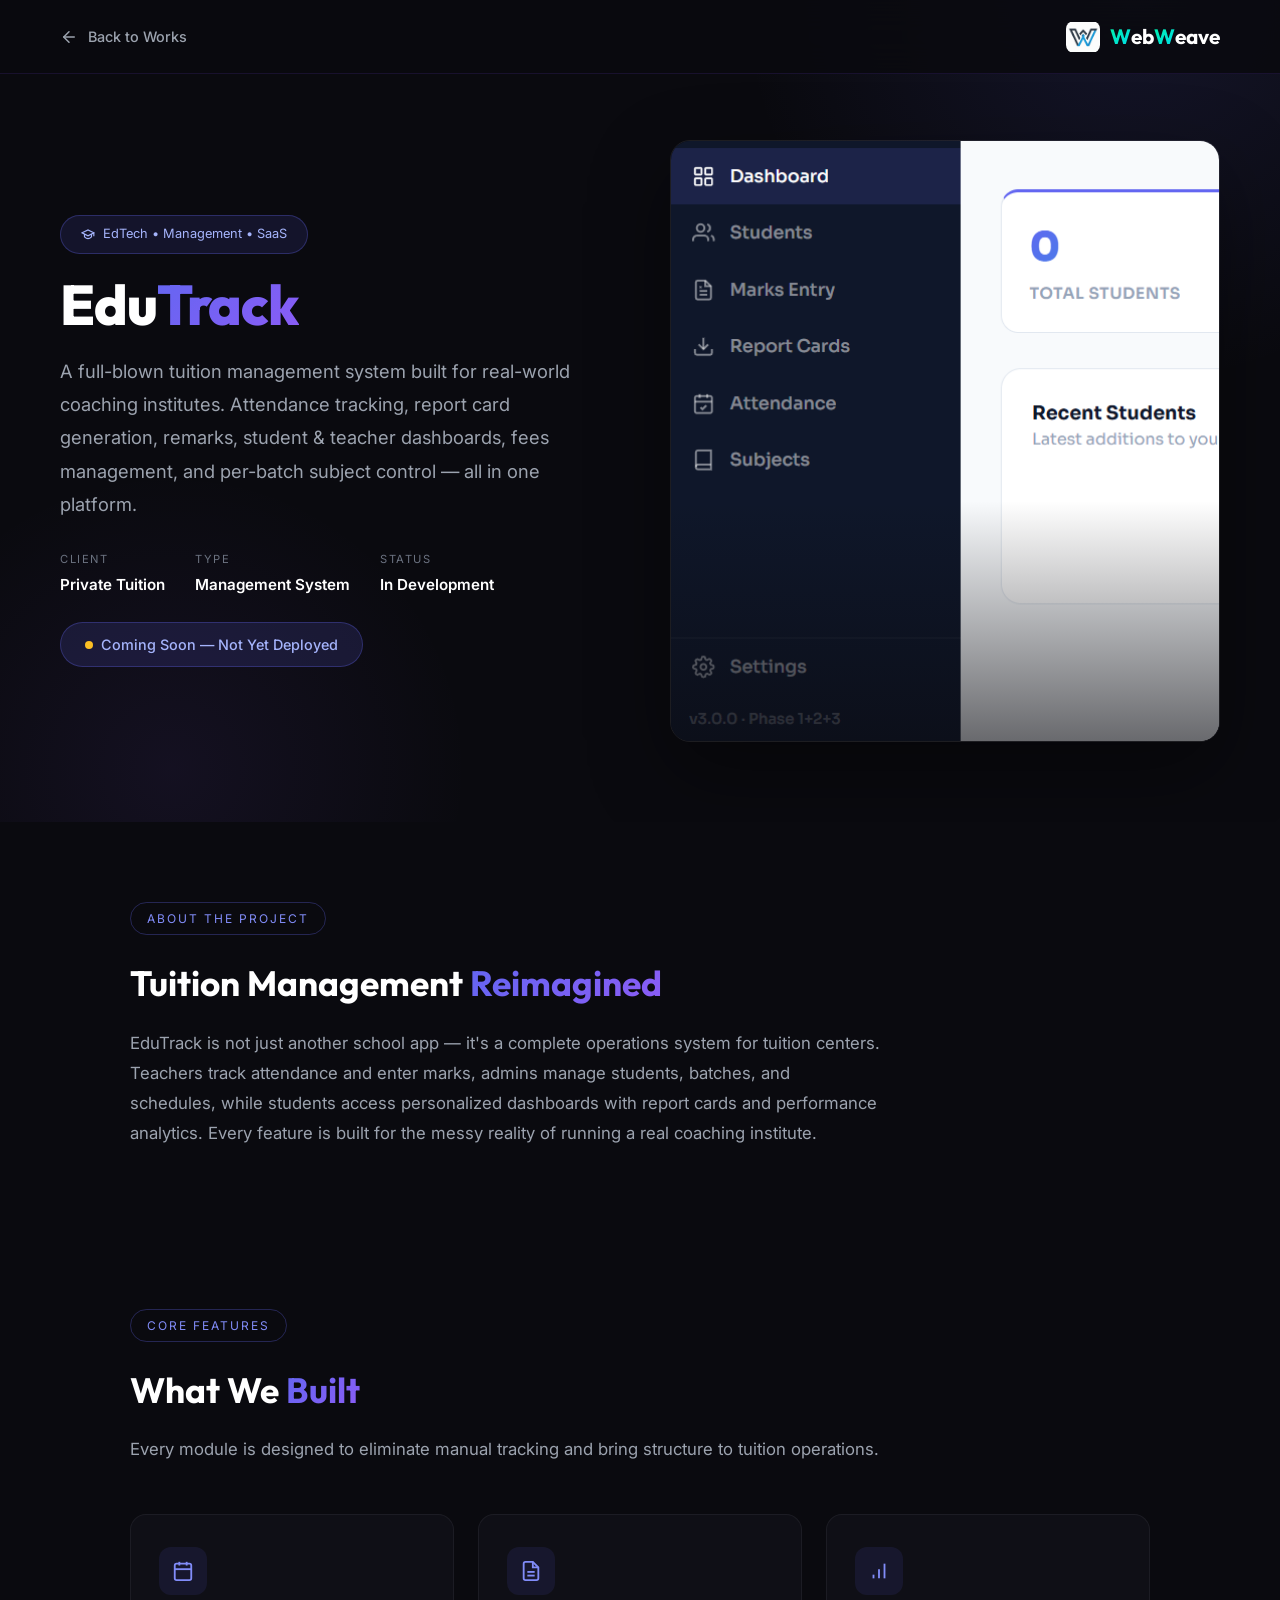
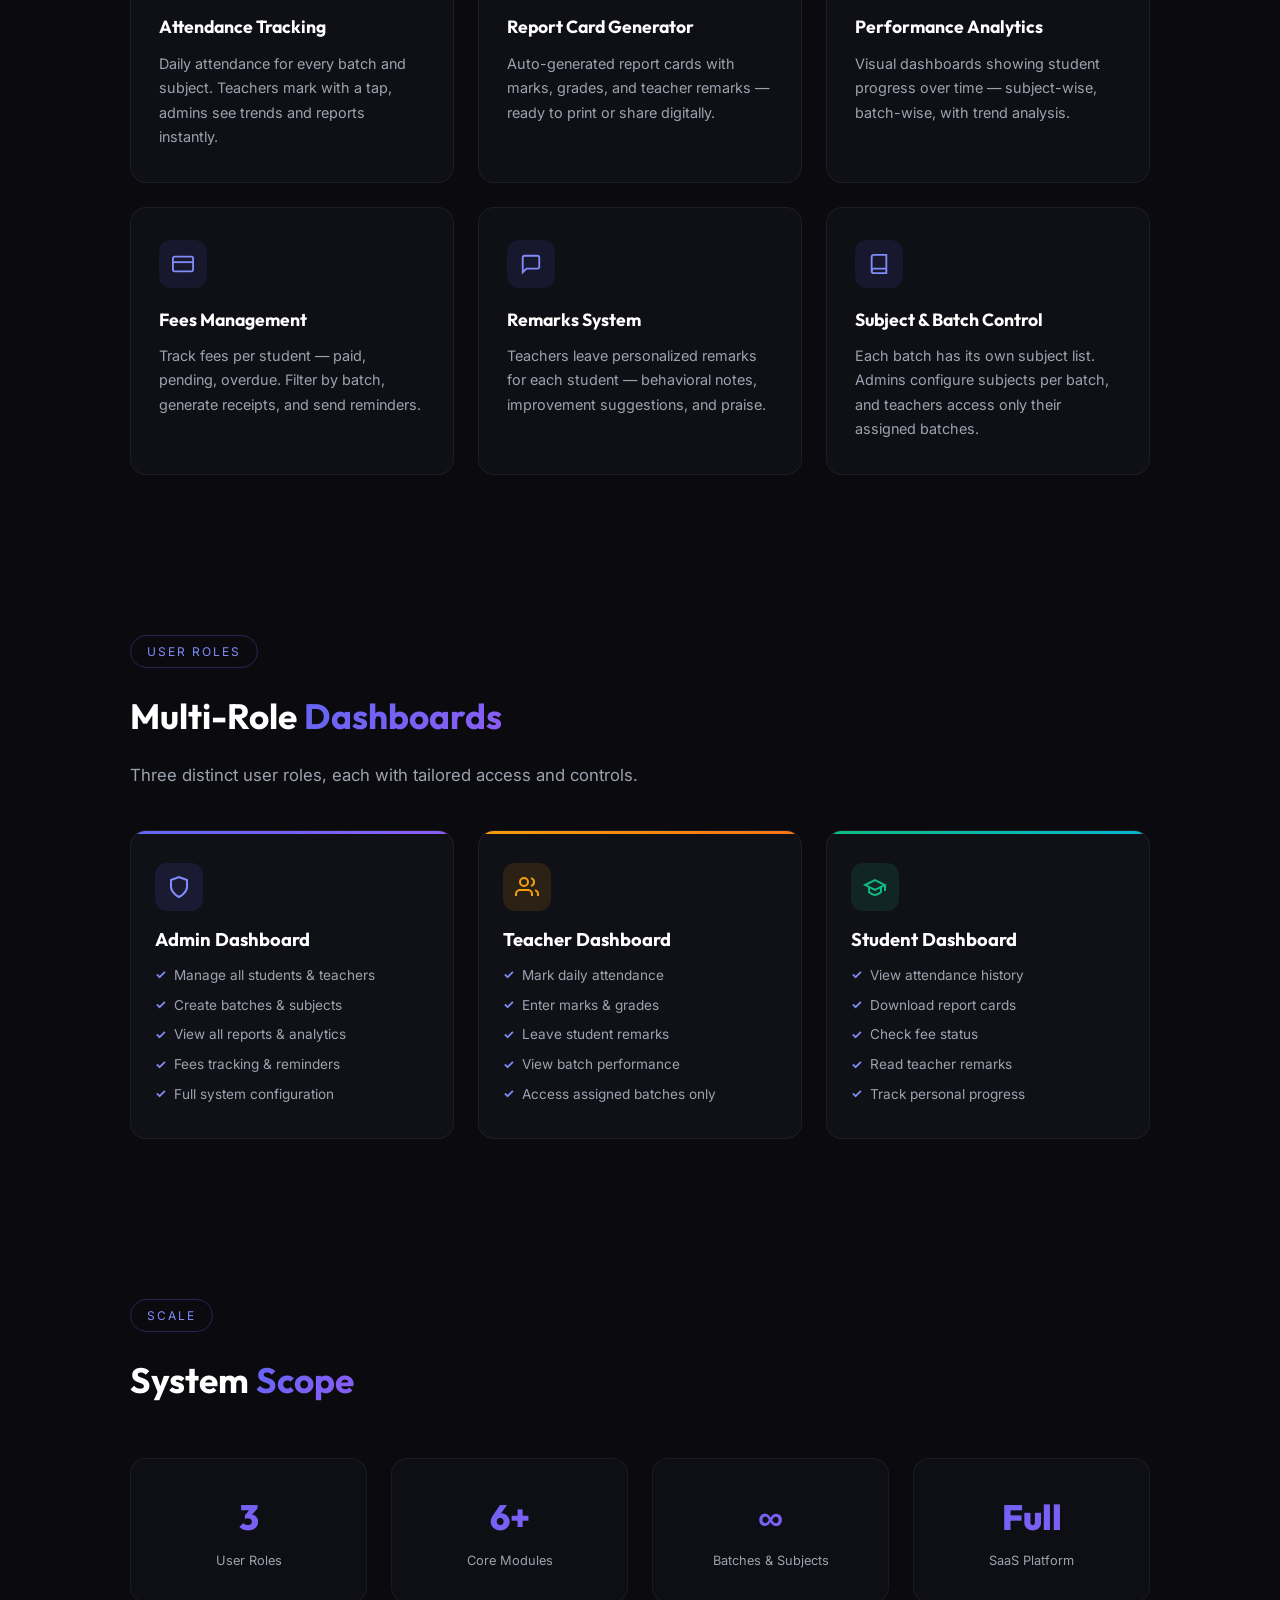
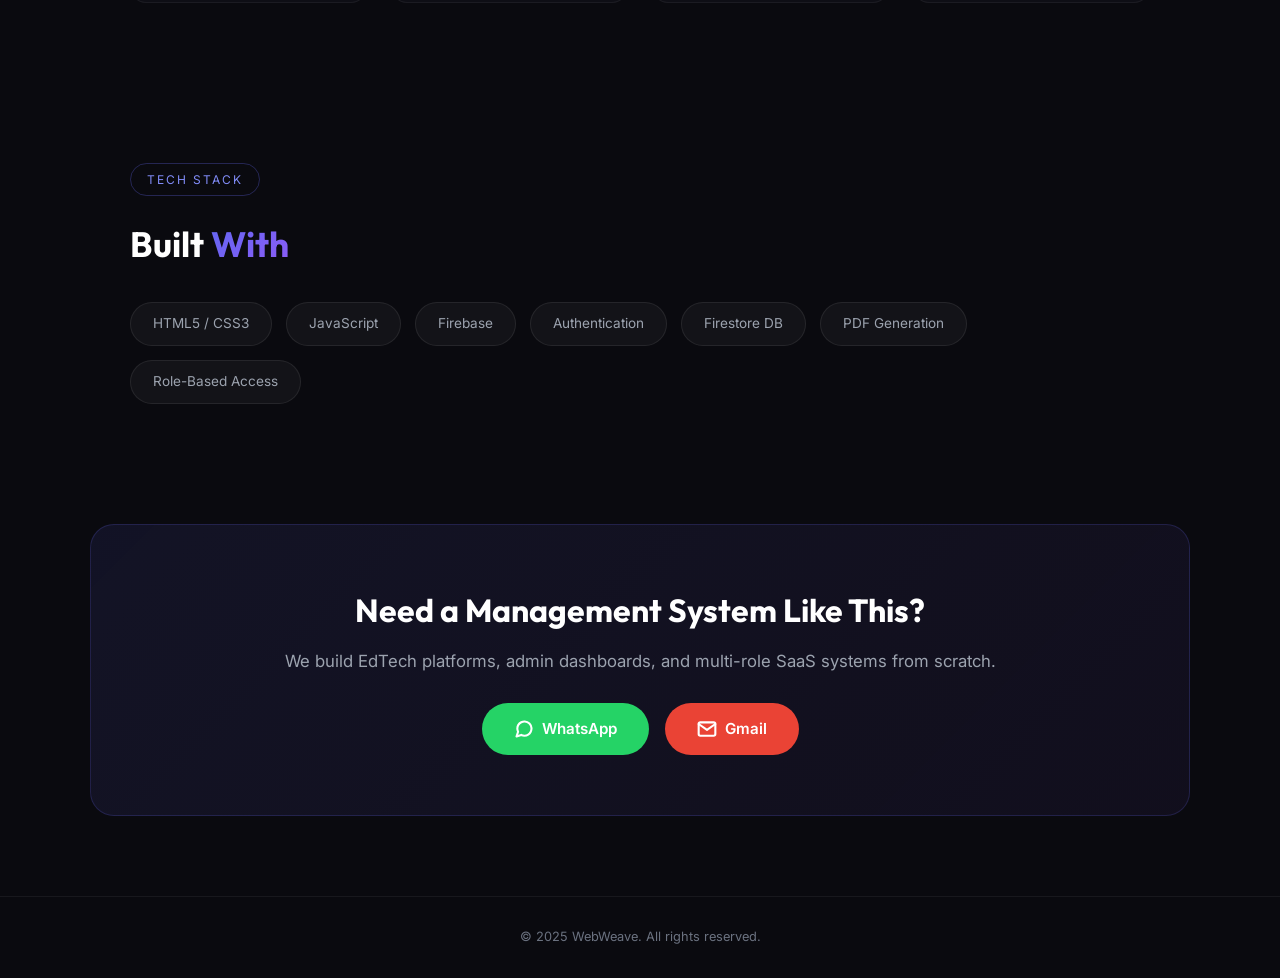
<file: pages/edutrack.html>
<!DOCTYPE html>
<html lang="en">

<head>
    <meta charset="UTF-8">
    <meta name="viewport" content="width=device-width, initial-scale=1.0">
    <title>EduTrack — Case Study | WebWeave</title>
    <meta name="description"
        content="How WebWeave built EduTrack — a full-blown tuition management system with attendance, report cards, fees management, and multi-role dashboards.">
    <link rel="icon" type="image/jpeg" href="../logo.jpeg">
    <link
        href="https://fonts.googleapis.com/css2?family=Inter:wght@300;400;500;600;700&family=Outfit:wght@400;500;600;700;800&display=swap"
        rel="stylesheet">
    <style>
        * {
            margin: 0;
            padding: 0;
            box-sizing: border-box;
        }

        :root {
            --primary: #ec008c;
            --primary-light: #ec5fb4;
            --accent: #fc6767;
            --dark: #0A0A0F;
            --dark-light: #12121A;
            --gray: #9CA3AF;
            --gray-dark: #6B7280;
            --light: #F1F5F9;
            --white: #FFFFFF;
            --gradient: linear-gradient(135deg, #00f5a0, #00d9f5);
            --edu-gradient: linear-gradient(135deg, #6366f1, #8b5cf6);
        }

        html {
            scroll-behavior: smooth;
        }

        body {
            font-family: 'Inter', -apple-system, BlinkMacSystemFont, sans-serif;
            background: var(--dark);
            color: var(--white);
            overflow-x: hidden;
            line-height: 1.6;
        }

        h1,
        h2,
        h3,
        h4,
        h5,
        h6 {
            font-family: 'Outfit', sans-serif;
        }

        .back-nav {
            position: fixed;
            top: 0;
            left: 0;
            width: 100%;
            padding: 20px 60px;
            display: flex;
            align-items: center;
            justify-content: space-between;
            z-index: 1000;
            background: rgba(10, 10, 15, 0.85);
            backdrop-filter: blur(20px);
            border-bottom: 1px solid rgba(108, 60, 225, 0.15);
        }

        .back-link {
            display: inline-flex;
            align-items: center;
            gap: 10px;
            color: var(--gray);
            text-decoration: none;
            font-size: 0.9rem;
            font-weight: 500;
            transition: color 0.3s;
        }

        .back-link:hover {
            color: var(--white);
        }

        .back-link svg {
            width: 18px;
            height: 18px;
        }

        .back-nav .logo {
            font-family: 'Outfit', sans-serif;
            font-size: 1.3rem;
            font-weight: 700;
            text-decoration: none;
            color: var(--white);
            display: flex;
            align-items: center;
            gap: 0;
        }

        .back-nav .logo span {
            background: var(--gradient);
            -webkit-background-clip: text;
            -webkit-text-fill-color: transparent;
            background-clip: text;
        }

        .logo-icon {
            width: 34px;
            height: 32px;
            border-radius: 8px;
            overflow: hidden;
            margin-right: 10px;
        }

        .logo-icon img {
            width: 100%;
            height: 100%;
            object-fit: contain;
        }

        .project-hero {
            min-height: 90vh;
            display: flex;
            align-items: center;
            justify-content: center;
            padding: 140px 60px 80px;
            position: relative;
            overflow: hidden;
        }

        .project-hero::before {
            content: '';
            position: absolute;
            top: -50%;
            right: -20%;
            width: 800px;
            height: 800px;
            background: radial-gradient(circle, rgba(99, 102, 241, 0.12) 0%, transparent 70%);
            pointer-events: none;
        }

        .project-hero::after {
            content: '';
            position: absolute;
            bottom: -30%;
            left: -10%;
            width: 600px;
            height: 600px;
            background: radial-gradient(circle, rgba(139, 92, 246, 0.08) 0%, transparent 70%);
            pointer-events: none;
        }

        .hero-inner {
            max-width: 1200px;
            width: 100%;
            display: grid;
            grid-template-columns: 1fr 1fr;
            gap: 60px;
            align-items: center;
            position: relative;
            z-index: 2;
        }

        .hero-text .project-tag {
            display: inline-flex;
            align-items: center;
            gap: 8px;
            padding: 8px 20px;
            background: rgba(99, 102, 241, 0.12);
            border: 1px solid rgba(99, 102, 241, 0.3);
            border-radius: 50px;
            font-size: 0.8rem;
            color: #a5b4fc;
            margin-bottom: 20px;
            animation: fadeInUp 0.8s ease both;
        }

        .hero-text h1 {
            font-size: 3.5rem;
            font-weight: 800;
            line-height: 1.1;
            margin-bottom: 20px;
            letter-spacing: -0.02em;
            animation: fadeInUp 0.8s ease 0.15s both;
        }

        .hero-text h1 .highlight {
            background: var(--edu-gradient);
            -webkit-background-clip: text;
            -webkit-text-fill-color: transparent;
            background-clip: text;
        }

        .hero-text .tagline {
            font-size: 1.15rem;
            color: var(--gray);
            line-height: 1.8;
            margin-bottom: 30px;
            animation: fadeInUp 0.8s ease 0.3s both;
        }

        .hero-meta {
            display: flex;
            gap: 30px;
            flex-wrap: wrap;
            animation: fadeInUp 0.8s ease 0.45s both;
        }

        .meta-item {
            display: flex;
            flex-direction: column;
            gap: 4px;
        }

        .meta-label {
            font-size: 0.7rem;
            color: var(--gray-dark);
            text-transform: uppercase;
            letter-spacing: 1.5px;
        }

        .meta-value {
            font-size: 0.95rem;
            font-weight: 600;
            color: var(--white);
        }

        .hero-image-wrap {
            position: relative;
            border-radius: 20px;
            overflow: hidden;
            border: 1px solid rgba(255, 255, 255, 0.08);
            box-shadow: 0 30px 80px rgba(0, 0, 0, 0.4);
            animation: fadeInUp 1s ease 0.3s both;
        }

        .hero-image-wrap img {
            width: 100%;
            display: block;
        }

        .hero-image-wrap::after {
            content: '';
            position: absolute;
            inset: 0;
            background: linear-gradient(180deg, transparent 60%, rgba(10, 10, 15, 0.6));
            pointer-events: none;
        }

        .status-badge {
            display: inline-flex;
            align-items: center;
            gap: 8px;
            padding: 10px 24px;
            margin-top: 25px;
            background: rgba(99, 102, 241, 0.15);
            border: 1px solid rgba(99, 102, 241, 0.3);
            border-radius: 50px;
            font-size: 0.9rem;
            color: #a5b4fc;
            font-weight: 500;
            animation: fadeInUp 0.8s ease 0.6s both;
        }

        .status-badge .dot {
            width: 8px;
            height: 8px;
            border-radius: 50%;
            background: #fbbf24;
            animation: pulse 2s infinite;
        }

        .case-section {
            max-width: 1100px;
            margin: 0 auto;
            padding: 80px 40px;
        }

        .section-label {
            display: inline-block;
            font-size: 0.75rem;
            text-transform: uppercase;
            letter-spacing: 2px;
            color: #818cf8;
            padding: 6px 16px;
            border: 1px solid rgba(99, 102, 241, 0.3);
            border-radius: 50px;
            margin-bottom: 20px;
        }

        .case-section h2 {
            font-size: 2.2rem;
            font-weight: 700;
            margin-bottom: 16px;
        }

        .case-section h2 .hl {
            background: var(--edu-gradient);
            -webkit-background-clip: text;
            -webkit-text-fill-color: transparent;
            background-clip: text;
        }

        .case-section>p {
            color: var(--gray);
            font-size: 1.05rem;
            line-height: 1.8;
            max-width: 750px;
        }

        .feature-grid {
            display: grid;
            grid-template-columns: repeat(3, 1fr);
            gap: 24px;
            margin-top: 50px;
        }

        .feature-card {
            background: rgba(18, 18, 26, 0.7);
            border: 1px solid rgba(255, 255, 255, 0.06);
            border-radius: 16px;
            padding: 32px 28px;
            transition: transform 0.3s, border-color 0.3s;
        }

        .feature-card:hover {
            transform: translateY(-5px);
            border-color: rgba(99, 102, 241, 0.25);
        }

        .feature-icon {
            width: 48px;
            height: 48px;
            border-radius: 12px;
            background: rgba(99, 102, 241, 0.1);
            display: flex;
            align-items: center;
            justify-content: center;
            margin-bottom: 18px;
        }

        .feature-icon svg {
            width: 22px;
            height: 22px;
            color: #818cf8;
        }

        .feature-card h3 {
            font-size: 1.1rem;
            margin-bottom: 10px;
        }

        .feature-card p {
            font-size: 0.9rem;
            color: var(--gray);
            line-height: 1.7;
        }

        /* Roles */
        .roles-grid {
            display: grid;
            grid-template-columns: repeat(3, 1fr);
            gap: 24px;
            margin-top: 40px;
        }

        .role-card {
            background: rgba(18, 18, 26, 0.8);
            border: 1px solid rgba(255, 255, 255, 0.06);
            border-radius: 16px;
            padding: 32px 24px;
            transition: transform 0.3s, border-color 0.3s;
            position: relative;
            overflow: hidden;
        }

        .role-card:hover {
            transform: translateY(-5px);
            border-color: rgba(99, 102, 241, 0.3);
        }

        .role-card::before {
            content: '';
            position: absolute;
            top: 0;
            left: 0;
            width: 100%;
            height: 3px;
        }

        .role-card:nth-child(1)::before {
            background: linear-gradient(90deg, #6366f1, #8b5cf6);
        }

        .role-card:nth-child(2)::before {
            background: linear-gradient(90deg, #f59e0b, #f97316);
        }

        .role-card:nth-child(3)::before {
            background: linear-gradient(90deg, #10b981, #06b6d4);
        }

        .role-icon {
            width: 48px;
            height: 48px;
            border-radius: 12px;
            display: flex;
            align-items: center;
            justify-content: center;
            margin-bottom: 14px;
        }

        .role-icon svg {
            width: 24px;
            height: 24px;
        }

        .role-card:nth-child(1) .role-icon {
            background: rgba(99, 102, 241, 0.12);
        }

        .role-card:nth-child(1) .role-icon svg {
            color: #818cf8;
        }

        .role-card:nth-child(2) .role-icon {
            background: rgba(245, 158, 11, 0.12);
        }

        .role-card:nth-child(2) .role-icon svg {
            color: #f59e0b;
        }

        .role-card:nth-child(3) .role-icon {
            background: rgba(16, 185, 129, 0.12);
        }

        .role-card:nth-child(3) .role-icon svg {
            color: #10b981;
        }

        .role-card h3 {
            font-size: 1.15rem;
            margin-bottom: 10px;
        }

        .role-card ul {
            list-style: none;
            display: flex;
            flex-direction: column;
            gap: 8px;
        }

        .role-card ul li {
            font-size: 0.85rem;
            color: var(--gray);
            display: flex;
            align-items: center;
            gap: 8px;
        }

        .role-card ul li::before {
            content: '✓';
            color: #818cf8;
            font-weight: 700;
            font-size: 0.8rem;
        }

        .highlights-row {
            display: grid;
            grid-template-columns: repeat(4, 1fr);
            gap: 24px;
            margin-top: 50px;
        }

        .highlight-card {
            text-align: center;
            padding: 30px 20px;
            background: rgba(18, 18, 26, 0.6);
            border: 1px solid rgba(255, 255, 255, 0.06);
            border-radius: 16px;
        }

        .highlight-card .num {
            font-family: 'Outfit', sans-serif;
            font-size: 2.2rem;
            font-weight: 800;
            background: var(--edu-gradient);
            -webkit-background-clip: text;
            -webkit-text-fill-color: transparent;
            background-clip: text;
        }

        .highlight-card .label {
            font-size: 0.8rem;
            color: var(--gray);
            margin-top: 6px;
        }

        .tech-row {
            display: flex;
            flex-wrap: wrap;
            gap: 14px;
            margin-top: 30px;
        }

        .tech-pill {
            padding: 10px 22px;
            background: rgba(255, 255, 255, 0.04);
            border: 1px solid rgba(255, 255, 255, 0.08);
            border-radius: 50px;
            font-size: 0.85rem;
            color: var(--gray);
            transition: border-color 0.3s, color 0.3s;
        }

        .tech-pill:hover {
            border-color: rgba(99, 102, 241, 0.3);
            color: var(--white);
        }

        .cta-banner {
            max-width: 1100px;
            margin: 40px auto 80px;
            padding: 60px;
            background: linear-gradient(135deg, rgba(99, 102, 241, 0.1), rgba(139, 92, 246, 0.06));
            border: 1px solid rgba(99, 102, 241, 0.2);
            border-radius: 24px;
            text-align: center;
        }

        .cta-banner h2 {
            font-size: 2rem;
            margin-bottom: 12px;
        }

        .cta-banner p {
            color: var(--gray);
            margin-bottom: 28px;
            font-size: 1.05rem;
        }

        .visit-btn {
            display: inline-flex;
            align-items: center;
            gap: 10px;
            padding: 14px 32px;
            background: var(--edu-gradient);
            border: none;
            border-radius: 50px;
            color: var(--white);
            font-family: 'Inter', sans-serif;
            font-weight: 600;
            font-size: 0.95rem;
            text-decoration: none;
            cursor: pointer;
            transition: transform 0.3s, box-shadow 0.3s;
        }

        .visit-btn:hover {
            transform: translateY(-3px);
            box-shadow: 0 12px 35px rgba(99, 102, 241, 0.3);
        }

        .mini-footer {
            text-align: center;
            padding: 30px 40px;
            border-top: 1px solid rgba(255, 255, 255, 0.06);
            font-size: 0.8rem;
            color: var(--gray-dark);
        }

        @keyframes fadeInUp {
            from {
                opacity: 0;
                transform: translateY(30px);
            }

            to {
                opacity: 1;
                transform: translateY(0);
            }
        }

        @keyframes pulse {

            0%,
            100% {
                opacity: 1;
                transform: scale(1);
            }

            50% {
                opacity: 0.5;
                transform: scale(0.8);
            }
        }

        .reveal {
            opacity: 0;
            transform: translateY(30px);
            transition: all 0.7s ease;
        }

        .reveal.visible {
            opacity: 1;
            transform: translateY(0);
        }

        @media (max-width: 900px) {
            .hero-inner {
                grid-template-columns: 1fr;
            }

            .feature-grid,
            .roles-grid {
                grid-template-columns: 1fr 1fr;
            }

            .highlights-row {
                grid-template-columns: 1fr 1fr;
            }

            .project-hero {
                padding: 120px 24px 60px;
            }

            .case-section {
                padding: 60px 24px;
            }

            .hero-text h1 {
                font-size: 2.5rem;
            }

            .back-nav {
                padding: 16px 24px;
            }
        }

        @media (max-width: 600px) {

            .feature-grid,
            .roles-grid {
                grid-template-columns: 1fr;
            }

            .highlights-row {
                grid-template-columns: 1fr 1fr;
            }

            .hero-text h1 {
                font-size: 2rem;
            }

            .cta-banner {
                padding: 40px 24px;
                margin: 40px 16px 60px;
            }
        }
    </style>
</head>

<body>

    <nav class="back-nav">
        <a href="../index.html#works" class="back-link">
            <svg viewBox="0 0 24 24" fill="none" stroke="currentColor" stroke-width="2" stroke-linecap="round"
                stroke-linejoin="round">
                <line x1="19" y1="12" x2="5" y2="12" />
                <polyline points="12 19 5 12 12 5" />
            </svg>
            Back to Works
        </a>
        <a href="../index.html" class="logo">
            <div class="logo-icon"><img src="../logo.jpeg" alt="WebWeave Logo"></div>
            <span>W</span>eb<span>W</span>eave
        </a>
    </nav>

    <section class="project-hero">
        <div class="hero-inner">
            <div class="hero-text">
                <div class="project-tag"><svg width="14" height="14" viewBox="0 0 24 24" fill="none"
                        stroke="currentColor" stroke-width="2">
                        <path d="M22 10v6M2 10l10-5 10 5-10 5z" />
                        <path d="M6 12v5c0 0 3 3 6 3s6-3 6-3v-5" />
                    </svg> EdTech • Management • SaaS</div>
                <h1>Edu<span class="highlight">Track</span></h1>
                <p class="tagline">A full-blown tuition management system built for real-world coaching institutes.
                    Attendance tracking, report card generation, remarks, student & teacher dashboards, fees management,
                    and per-batch subject control — all in one platform.</p>
                <div class="hero-meta">
                    <div class="meta-item">
                        <span class="meta-label">Client</span>
                        <span class="meta-value">Private Tuition</span>
                    </div>
                    <div class="meta-item">
                        <span class="meta-label">Type</span>
                        <span class="meta-value">Management System</span>
                    </div>
                    <div class="meta-item">
                        <span class="meta-label">Status</span>
                        <span class="meta-value">In Development</span>
                    </div>
                </div>
                <div class="status-badge">
                    <span class="dot"></span>
                    Coming Soon — Not Yet Deployed
                </div>
            </div>
            <div class="hero-image-wrap">
                <img src="../images/edutrack.png" alt="EduTrack Dashboard Screenshot">
            </div>
        </div>
    </section>

    <section class="case-section reveal">
        <span class="section-label">About the Project</span>
        <h2>Tuition Management <span class="hl">Reimagined</span></h2>
        <p>EduTrack is not just another school app — it's a complete operations system for tuition centers. Teachers
            track attendance and enter marks, admins manage students, batches, and schedules, while students access
            personalized dashboards with report cards and performance analytics. Every feature is built for the messy
            reality of running a real coaching institute.</p>
    </section>

    <section class="case-section reveal">
        <span class="section-label">Core Features</span>
        <h2>What We <span class="hl">Built</span></h2>
        <p>Every module is designed to eliminate manual tracking and bring structure to tuition operations.</p>
        <div class="feature-grid">
            <div class="feature-card">
                <div class="feature-icon"><svg viewBox="0 0 24 24" fill="none" stroke="currentColor" stroke-width="2">
                        <rect x="3" y="4" width="18" height="18" rx="2" ry="2" />
                        <line x1="16" y1="2" x2="16" y2="6" />
                        <line x1="8" y1="2" x2="8" y2="6" />
                        <line x1="3" y1="10" x2="21" y2="10" />
                    </svg></div>
                <h3>Attendance Tracking</h3>
                <p>Daily attendance for every batch and subject. Teachers mark with a tap, admins see trends and reports
                    instantly.</p>
            </div>
            <div class="feature-card">
                <div class="feature-icon"><svg viewBox="0 0 24 24" fill="none" stroke="currentColor" stroke-width="2">
                        <path d="M14 2H6a2 2 0 0 0-2 2v16a2 2 0 0 0 2 2h12a2 2 0 0 0 2-2V8z" />
                        <polyline points="14 2 14 8 20 8" />
                        <line x1="16" y1="13" x2="8" y2="13" />
                        <line x1="16" y1="17" x2="8" y2="17" />
                    </svg></div>
                <h3>Report Card Generator</h3>
                <p>Auto-generated report cards with marks, grades, and teacher remarks — ready to print or share
                    digitally.</p>
            </div>
            <div class="feature-card">
                <div class="feature-icon"><svg viewBox="0 0 24 24" fill="none" stroke="currentColor" stroke-width="2">
                        <path d="M12 20V10" />
                        <path d="M18 20V4" />
                        <path d="M6 20v-4" />
                    </svg></div>
                <h3>Performance Analytics</h3>
                <p>Visual dashboards showing student progress over time — subject-wise, batch-wise, with trend analysis.
                </p>
            </div>
            <div class="feature-card">
                <div class="feature-icon"><svg viewBox="0 0 24 24" fill="none" stroke="currentColor" stroke-width="2">
                        <rect x="1" y="4" width="22" height="16" rx="2" ry="2" />
                        <line x1="1" y1="10" x2="23" y2="10" />
                    </svg></div>
                <h3>Fees Management</h3>
                <p>Track fees per student — paid, pending, overdue. Filter by batch, generate receipts, and send
                    reminders.</p>
            </div>
            <div class="feature-card">
                <div class="feature-icon"><svg viewBox="0 0 24 24" fill="none" stroke="currentColor" stroke-width="2">
                        <path d="M21 15a2 2 0 0 1-2 2H7l-4 4V5a2 2 0 0 1 2-2h14a2 2 0 0 1 2 2z" />
                    </svg></div>
                <h3>Remarks System</h3>
                <p>Teachers leave personalized remarks for each student — behavioral notes, improvement suggestions, and
                    praise.</p>
            </div>
            <div class="feature-card">
                <div class="feature-icon"><svg viewBox="0 0 24 24" fill="none" stroke="currentColor" stroke-width="2">
                        <path d="M4 19.5A2.5 2.5 0 0 1 6.5 17H20" />
                        <path d="M6.5 2H20v20H6.5A2.5 2.5 0 0 1 4 19.5v-15A2.5 2.5 0 0 1 6.5 2z" />
                    </svg></div>
                <h3>Subject & Batch Control</h3>
                <p>Each batch has its own subject list. Admins configure subjects per batch, and teachers access only
                    their assigned batches.</p>
            </div>
        </div>
    </section>

    <!-- User Roles -->
    <section class="case-section reveal">
        <span class="section-label">User Roles</span>
        <h2>Multi-Role <span class="hl">Dashboards</span></h2>
        <p>Three distinct user roles, each with tailored access and controls.</p>
        <div class="roles-grid">
            <div class="role-card">
                <div class="role-icon"><svg viewBox="0 0 24 24" fill="none" stroke="currentColor" stroke-width="2">
                        <path d="M12 22s8-4 8-10V5l-8-3-8 3v7c0 6 8 10 8 10z" />
                    </svg></div>
                <h3>Admin Dashboard</h3>
                <ul>
                    <li>Manage all students & teachers</li>
                    <li>Create batches & subjects</li>
                    <li>View all reports & analytics</li>
                    <li>Fees tracking & reminders</li>
                    <li>Full system configuration</li>
                </ul>
            </div>
            <div class="role-card">
                <div class="role-icon"><svg viewBox="0 0 24 24" fill="none" stroke="currentColor" stroke-width="2">
                        <path d="M17 21v-2a4 4 0 0 0-4-4H5a4 4 0 0 0-4 4v2" />
                        <circle cx="9" cy="7" r="4" />
                        <path d="M23 21v-2a4 4 0 0 0-3-3.87" />
                        <path d="M16 3.13a4 4 0 0 1 0 7.75" />
                    </svg></div>
                <h3>Teacher Dashboard</h3>
                <ul>
                    <li>Mark daily attendance</li>
                    <li>Enter marks & grades</li>
                    <li>Leave student remarks</li>
                    <li>View batch performance</li>
                    <li>Access assigned batches only</li>
                </ul>
            </div>
            <div class="role-card">
                <div class="role-icon"><svg viewBox="0 0 24 24" fill="none" stroke="currentColor" stroke-width="2">
                        <path d="M22 10v6M2 10l10-5 10 5-10 5z" />
                        <path d="M6 12v5c0 0 3 3 6 3s6-3 6-3v-5" />
                    </svg></div>
                <h3>Student Dashboard</h3>
                <ul>
                    <li>View attendance history</li>
                    <li>Download report cards</li>
                    <li>Check fee status</li>
                    <li>Read teacher remarks</li>
                    <li>Track personal progress</li>
                </ul>
            </div>
        </div>
    </section>

    <section class="case-section reveal">
        <span class="section-label">Scale</span>
        <h2>System <span class="hl">Scope</span></h2>
        <div class="highlights-row">
            <div class="highlight-card">
                <div class="num">3</div>
                <div class="label">User Roles</div>
            </div>
            <div class="highlight-card">
                <div class="num">6+</div>
                <div class="label">Core Modules</div>
            </div>
            <div class="highlight-card">
                <div class="num">∞</div>
                <div class="label">Batches & Subjects</div>
            </div>
            <div class="highlight-card">
                <div class="num">Full</div>
                <div class="label">SaaS Platform</div>
            </div>
        </div>
    </section>

    <section class="case-section reveal">
        <span class="section-label">Tech Stack</span>
        <h2>Built <span class="hl">With</span></h2>
        <div class="tech-row">
            <span class="tech-pill">HTML5 / CSS3</span>
            <span class="tech-pill">JavaScript</span>
            <span class="tech-pill">Firebase</span>
            <span class="tech-pill">Authentication</span>
            <span class="tech-pill">Firestore DB</span>
            <span class="tech-pill">PDF Generation</span>
            <span class="tech-pill">Role-Based Access</span>
        </div>
    </section>

    <div class="cta-banner reveal">
        <h2>Need a Management System Like <span class="hl">This?</span></h2>
        <p>We build EdTech platforms, admin dashboards, and multi-role SaaS systems from scratch.</p>
        <div style="display: flex; gap: 16px; justify-content: center; flex-wrap: wrap; margin-top: 24px;">
            <a href="https://wa.me/919922991024" target="_blank" class="visit-btn" style="background: #25D366; border-color: #25D366; color: #fff; margin-top: 0; display: inline-flex; align-items: center; gap: 8px;">
                <svg viewBox="0 0 24 24" fill="none" stroke="currentColor" stroke-width="2.5" stroke-linecap="round" stroke-linejoin="round" style="width: 20px; height: 20px;"><path d="M21 11.5a8.38 8.38 0 0 1-.9 3.8 8.5 8.5 0 0 1-7.6 4.7 8.38 8.38 0 0 1-3.8-.9L3 21l1.9-5.7a8.38 8.38 0 0 1-.9-3.8 8.5 8.5 0 0 1 4.7-7.6 8.38 8.38 0 0 1 3.8-.9h.5a8.48 8.48 0 0 1 8 8v.5z"/></svg>
                WhatsApp
            </a>
            <a href="https://mail.google.com/mail/?view=cm&fs=1&to=webweave.team@gmail.com" target="_blank" class="visit-btn" style="background: #ea4335; border-color: #ea4335; color: #fff; margin-top: 0; display: inline-flex; align-items: center; gap: 8px;">
                <svg viewBox="0 0 24 24" fill="none" stroke="currentColor" stroke-width="2.5" stroke-linecap="round" stroke-linejoin="round" style="width: 20px; height: 20px;"><path d="M4 4h16c1.1 0 2 .9 2 2v12c0 1.1-.9 2-2 2H4c-1.1 0-2-.9-2-2V6c0-1.1.9-2 2-2z"/><polyline points="22,6 12,13 2,6"/></svg>
                Gmail
            </a>
        </div>
    </div>

    <footer class="mini-footer">
        <p>&copy; 2025 WebWeave. All rights reserved.</p>
    </footer>

    <script>
        const reveals = document.querySelectorAll('.reveal');
        const observer = new IntersectionObserver((entries) => {
            entries.forEach(e => { if (e.isIntersecting) { e.target.classList.add('visible'); observer.unobserve(e.target); } });
        }, { threshold: 0.15 });
        reveals.forEach(el => observer.observe(el));
    </script>
</body>

</html>
</file>
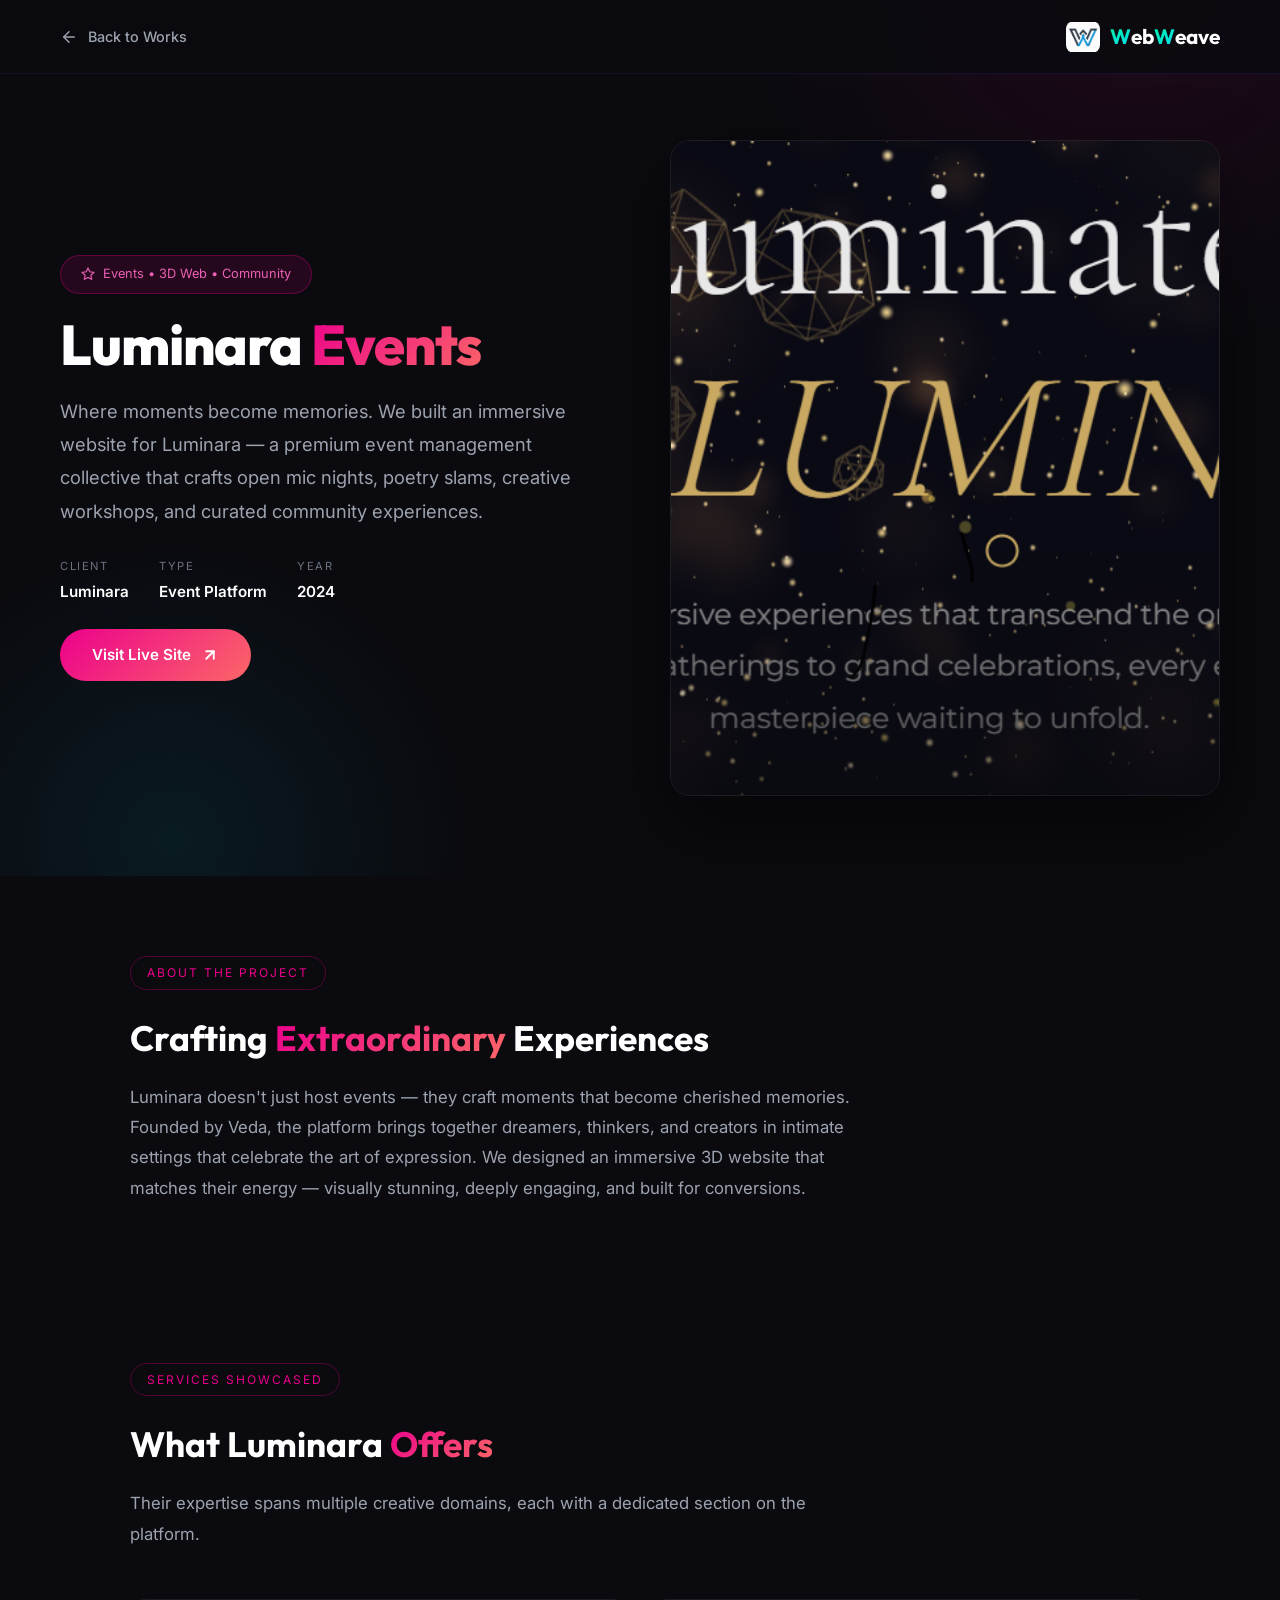
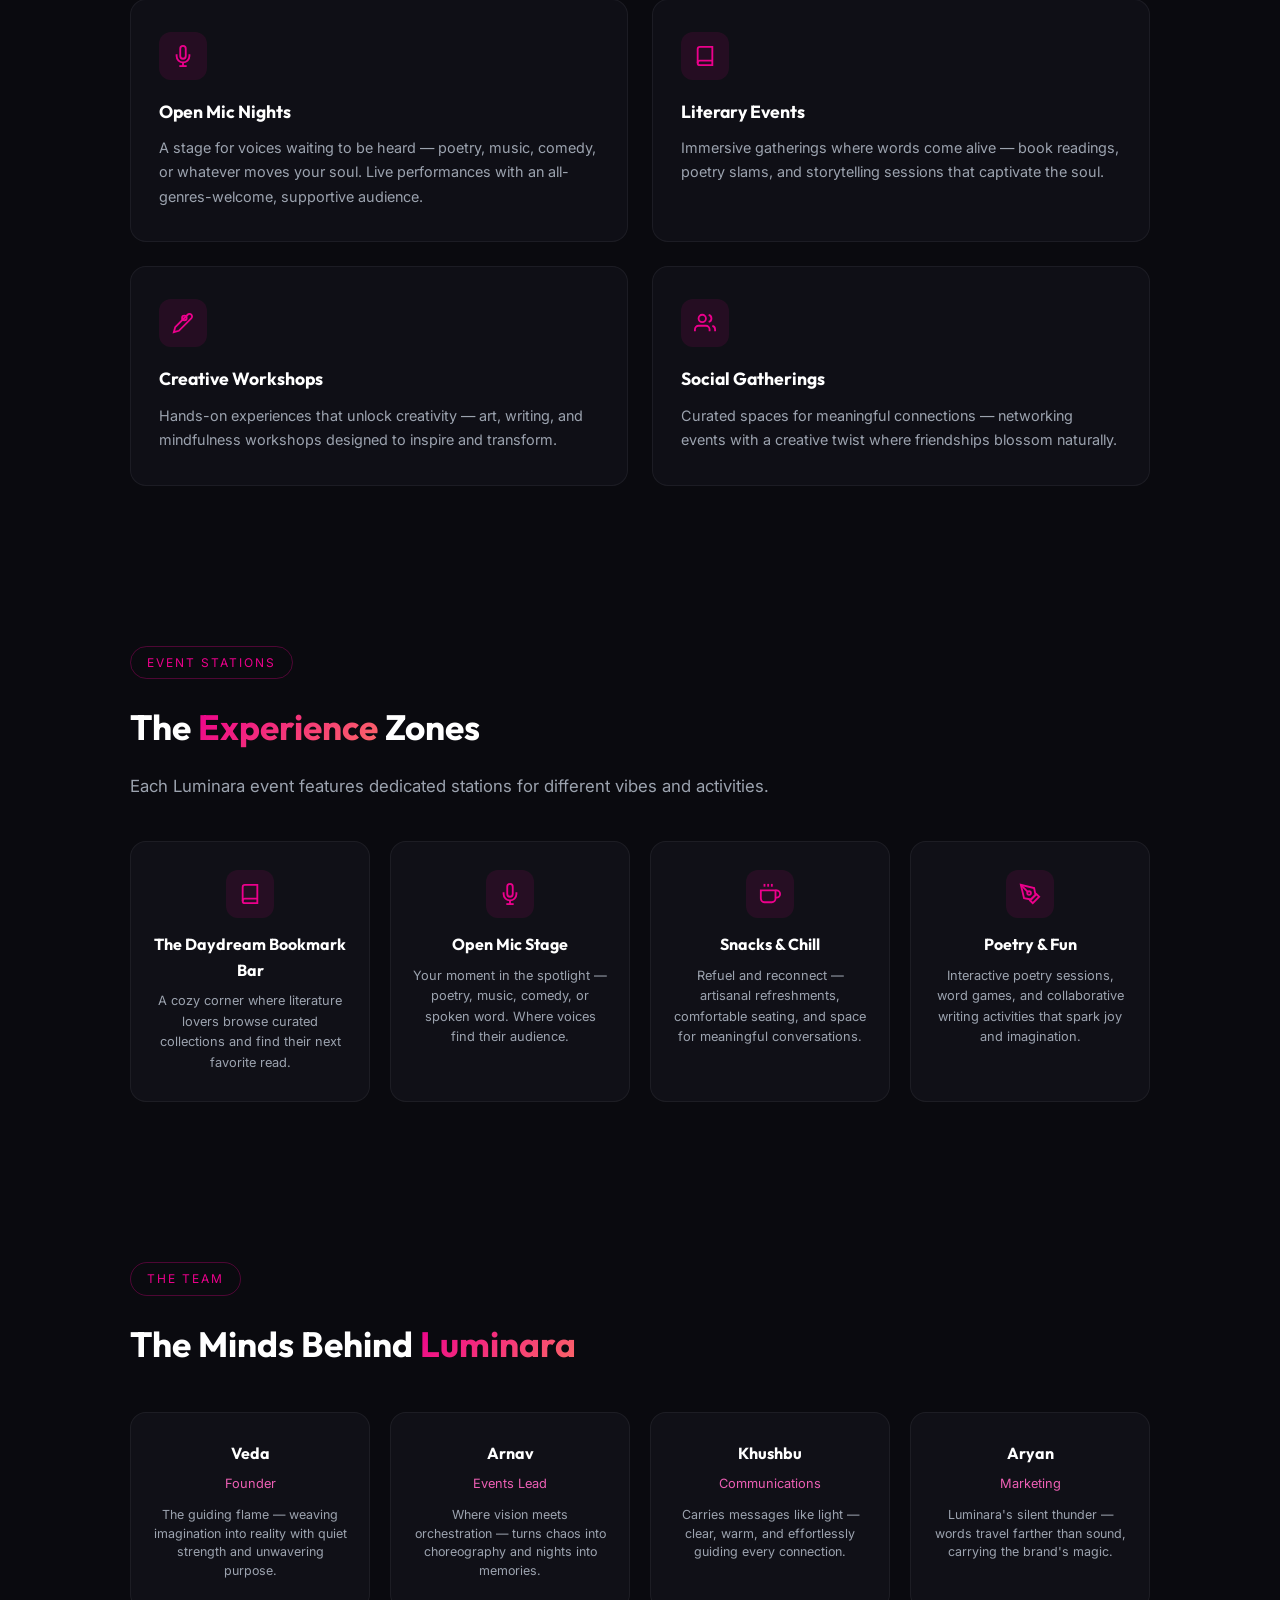
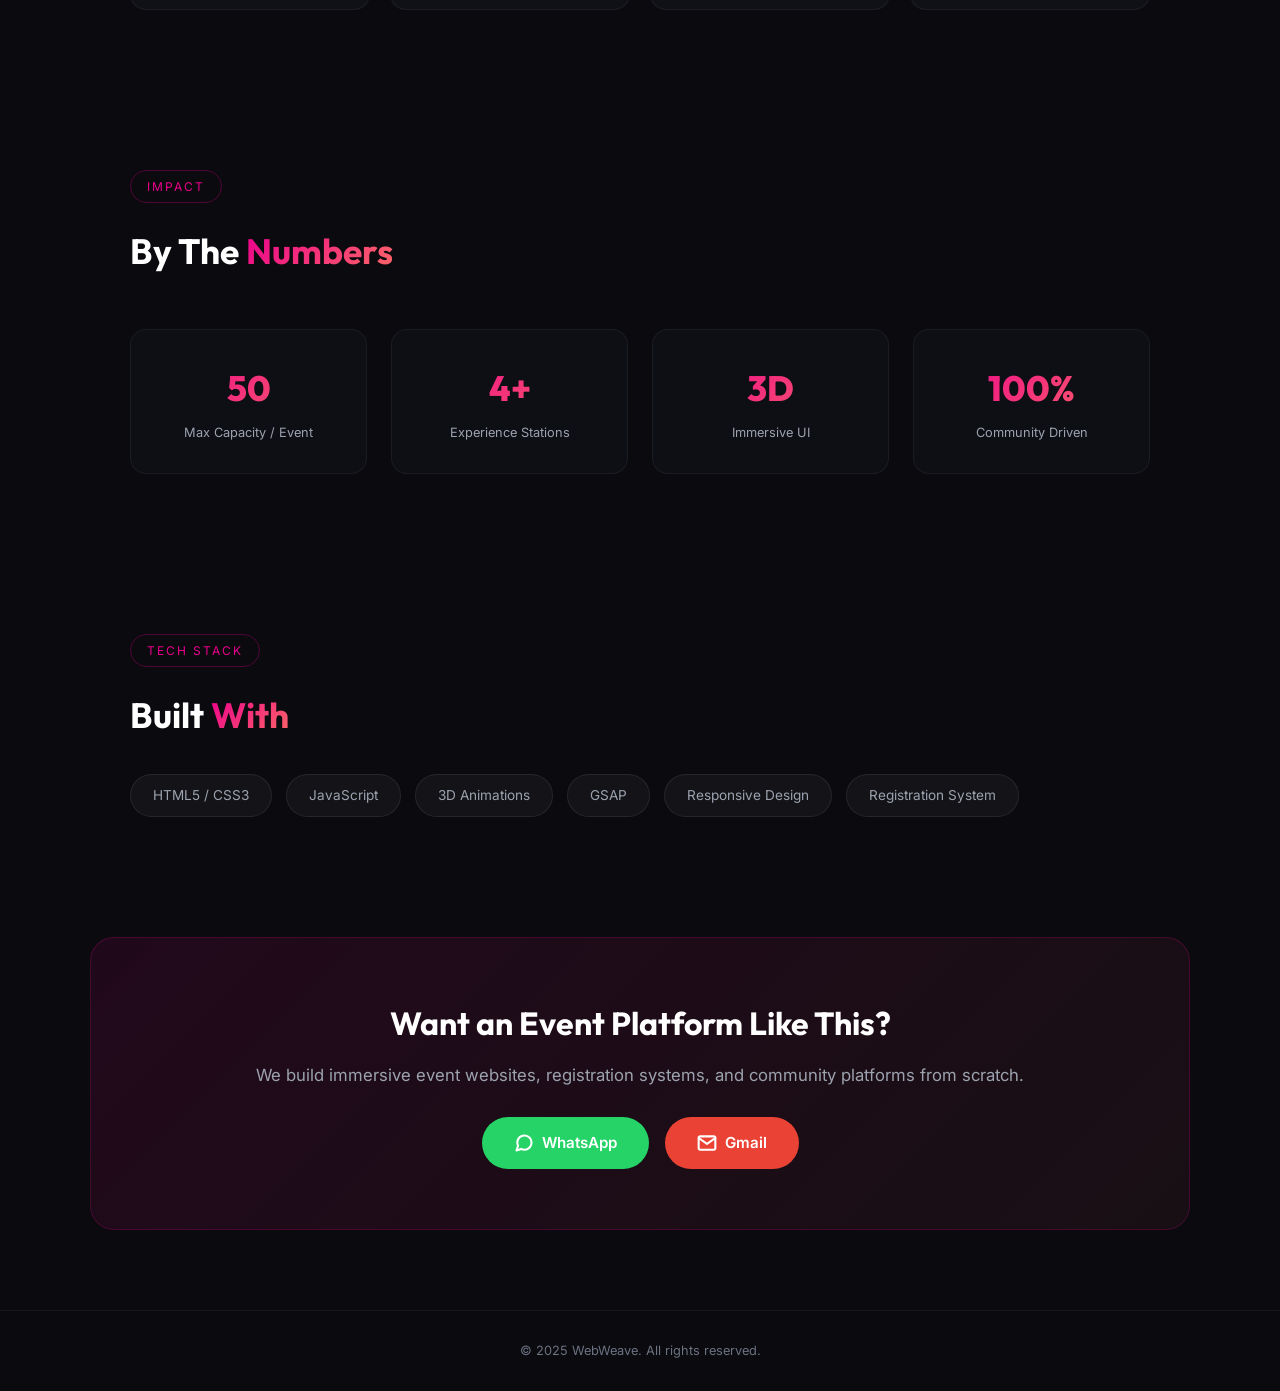
<file: pages/luminara.html>
<!DOCTYPE html>
<html lang="en">

<head>
    <meta charset="UTF-8">
    <meta name="viewport" content="width=device-width, initial-scale=1.0">
    <title>Luminara — Case Study | WebWeave</title>
    <meta name="description"
        content="How WebWeave built Luminara — an immersive event management website for open mic nights, poetry, creative workshops and curated community experiences.">
    <link rel="icon" type="image/jpeg" href="../logo.jpeg">
    <link
        href="https://fonts.googleapis.com/css2?family=Inter:wght@300;400;500;600;700&family=Outfit:wght@400;500;600;700;800&display=swap"
        rel="stylesheet">
    <style>
        * {
            margin: 0;
            padding: 0;
            box-sizing: border-box;
        }

        :root {
            --primary: #ec008c;
            --primary-light: #ec5fb4;
            --accent: #fc6767;
            --dark: #0A0A0F;
            --dark-light: #12121A;
            --gray: #9CA3AF;
            --gray-dark: #6B7280;
            --light: #F1F5F9;
            --white: #FFFFFF;
            --gradient: linear-gradient(135deg, #00f5a0, #00d9f5);
        }

        html {
            scroll-behavior: smooth;
        }

        body {
            font-family: 'Inter', -apple-system, BlinkMacSystemFont, sans-serif;
            background: var(--dark);
            color: var(--white);
            overflow-x: hidden;
            line-height: 1.6;
        }

        h1,
        h2,
        h3,
        h4,
        h5,
        h6 {
            font-family: 'Outfit', sans-serif;
        }

        .back-nav {
            position: fixed;
            top: 0;
            left: 0;
            width: 100%;
            padding: 20px 60px;
            display: flex;
            align-items: center;
            justify-content: space-between;
            z-index: 1000;
            background: rgba(10, 10, 15, 0.85);
            backdrop-filter: blur(20px);
            border-bottom: 1px solid rgba(108, 60, 225, 0.15);
        }

        .back-link {
            display: inline-flex;
            align-items: center;
            gap: 10px;
            color: var(--gray);
            text-decoration: none;
            font-size: 0.9rem;
            font-weight: 500;
            transition: color 0.3s;
        }

        .back-link:hover {
            color: var(--white);
        }

        .back-link svg {
            width: 18px;
            height: 18px;
        }

        .back-nav .logo {
            font-family: 'Outfit', sans-serif;
            font-size: 1.3rem;
            font-weight: 700;
            text-decoration: none;
            color: var(--white);
            display: flex;
            align-items: center;
            gap: 0;
        }

        .back-nav .logo span {
            background: var(--gradient);
            -webkit-background-clip: text;
            -webkit-text-fill-color: transparent;
            background-clip: text;
        }

        .logo-icon {
            width: 34px;
            height: 32px;
            border-radius: 8px;
            overflow: hidden;
            margin-right: 10px;
        }

        .logo-icon img {
            width: 100%;
            height: 100%;
            object-fit: contain;
        }

        .project-hero {
            min-height: 90vh;
            display: flex;
            align-items: center;
            justify-content: center;
            padding: 140px 60px 80px;
            position: relative;
            overflow: hidden;
        }

        .project-hero::before {
            content: '';
            position: absolute;
            top: -50%;
            right: -20%;
            width: 800px;
            height: 800px;
            background: radial-gradient(circle, rgba(236, 0, 140, 0.1) 0%, transparent 70%);
            pointer-events: none;
        }

        .project-hero::after {
            content: '';
            position: absolute;
            bottom: -30%;
            left: -10%;
            width: 600px;
            height: 600px;
            background: radial-gradient(circle, rgba(0, 217, 245, 0.08) 0%, transparent 70%);
            pointer-events: none;
        }

        .hero-inner {
            max-width: 1200px;
            width: 100%;
            display: grid;
            grid-template-columns: 1fr 1fr;
            gap: 60px;
            align-items: center;
            position: relative;
            z-index: 2;
        }

        .hero-text .project-tag {
            display: inline-flex;
            align-items: center;
            gap: 8px;
            padding: 8px 20px;
            background: rgba(236, 0, 140, 0.12);
            border: 1px solid rgba(236, 0, 140, 0.3);
            border-radius: 50px;
            font-size: 0.8rem;
            color: var(--primary-light);
            margin-bottom: 20px;
            animation: fadeInUp 0.8s ease both;
        }

        .hero-text h1 {
            font-size: 3.5rem;
            font-weight: 800;
            line-height: 1.1;
            margin-bottom: 20px;
            letter-spacing: -0.02em;
            animation: fadeInUp 0.8s ease 0.15s both;
        }

        .hero-text h1 .highlight {
            background: linear-gradient(135deg, #ec008c, #fc6767);
            -webkit-background-clip: text;
            -webkit-text-fill-color: transparent;
            background-clip: text;
        }

        .hero-text .tagline {
            font-size: 1.15rem;
            color: var(--gray);
            line-height: 1.8;
            margin-bottom: 30px;
            animation: fadeInUp 0.8s ease 0.3s both;
        }

        .hero-meta {
            display: flex;
            gap: 30px;
            flex-wrap: wrap;
            animation: fadeInUp 0.8s ease 0.45s both;
        }

        .meta-item {
            display: flex;
            flex-direction: column;
            gap: 4px;
        }

        .meta-label {
            font-size: 0.7rem;
            color: var(--gray-dark);
            text-transform: uppercase;
            letter-spacing: 1.5px;
        }

        .meta-value {
            font-size: 0.95rem;
            font-weight: 600;
            color: var(--white);
        }

        .hero-image-wrap {
            position: relative;
            border-radius: 20px;
            overflow: hidden;
            border: 1px solid rgba(255, 255, 255, 0.08);
            box-shadow: 0 30px 80px rgba(0, 0, 0, 0.4);
            animation: fadeInUp 1s ease 0.3s both;
        }

        .hero-image-wrap img {
            width: 100%;
            display: block;
        }

        .hero-image-wrap::after {
            content: '';
            position: absolute;
            inset: 0;
            background: linear-gradient(180deg, transparent 60%, rgba(10, 10, 15, 0.6));
            pointer-events: none;
        }

        .visit-btn {
            display: inline-flex;
            align-items: center;
            gap: 10px;
            padding: 14px 32px;
            margin-top: 25px;
            background: linear-gradient(135deg, #ec008c, #fc6767);
            border: none;
            border-radius: 50px;
            color: var(--white);
            font-family: 'Inter', sans-serif;
            font-weight: 600;
            font-size: 0.95rem;
            text-decoration: none;
            cursor: pointer;
            transition: transform 0.3s, box-shadow 0.3s;
            animation: fadeInUp 0.8s ease 0.6s both;
        }

        .visit-btn:hover {
            transform: translateY(-3px);
            box-shadow: 0 12px 35px rgba(236, 0, 140, 0.3);
        }

        .visit-btn svg {
            width: 18px;
            height: 18px;
        }

        .case-section {
            max-width: 1100px;
            margin: 0 auto;
            padding: 80px 40px;
        }

        .section-label {
            display: inline-block;
            font-size: 0.75rem;
            text-transform: uppercase;
            letter-spacing: 2px;
            color: var(--primary);
            padding: 6px 16px;
            border: 1px solid rgba(236, 0, 140, 0.3);
            border-radius: 50px;
            margin-bottom: 20px;
        }

        .case-section h2 {
            font-size: 2.2rem;
            font-weight: 700;
            margin-bottom: 16px;
        }

        .case-section h2 .hl {
            background: linear-gradient(135deg, #ec008c, #fc6767);
            -webkit-background-clip: text;
            -webkit-text-fill-color: transparent;
            background-clip: text;
        }

        .case-section>p {
            color: var(--gray);
            font-size: 1.05rem;
            line-height: 1.8;
            max-width: 750px;
        }

        .feature-grid {
            display: grid;
            grid-template-columns: repeat(2, 1fr);
            gap: 24px;
            margin-top: 50px;
        }

        .feature-card {
            background: rgba(18, 18, 26, 0.7);
            border: 1px solid rgba(255, 255, 255, 0.06);
            border-radius: 16px;
            padding: 32px 28px;
            transition: transform 0.3s, border-color 0.3s;
        }

        .feature-card:hover {
            transform: translateY(-5px);
            border-color: rgba(236, 0, 140, 0.25);
        }

        .feature-icon {
            width: 48px;
            height: 48px;
            border-radius: 12px;
            background: rgba(236, 0, 140, 0.1);
            display: flex;
            align-items: center;
            justify-content: center;
            margin-bottom: 18px;
        }

        .feature-icon svg {
            width: 22px;
            height: 22px;
            color: #ec008c;
        }

        .feature-card h3 {
            font-size: 1.1rem;
            margin-bottom: 10px;
        }

        .feature-card p {
            font-size: 0.9rem;
            color: var(--gray);
            line-height: 1.7;
        }

        /* Stations */
        .stations-grid {
            display: grid;
            grid-template-columns: repeat(4, 1fr);
            gap: 20px;
            margin-top: 40px;
        }

        .station-card {
            background: rgba(18, 18, 26, 0.8);
            border: 1px solid rgba(255, 255, 255, 0.06);
            border-radius: 16px;
            padding: 28px 22px;
            text-align: center;
            transition: transform 0.3s, border-color 0.3s;
        }

        .station-card:hover {
            transform: translateY(-4px);
            border-color: rgba(236, 0, 140, 0.3);
        }

        .station-icon {
            width: 48px;
            height: 48px;
            border-radius: 12px;
            background: rgba(236, 0, 140, 0.1);
            display: flex;
            align-items: center;
            justify-content: center;
            margin: 0 auto 14px;
        }

        .station-icon svg {
            width: 22px;
            height: 22px;
            color: #ec008c;
        }

        .station-card h4 {
            font-size: 1rem;
            margin-bottom: 8px;
        }

        .station-card p {
            font-size: 0.8rem;
            color: var(--gray);
            line-height: 1.6;
        }

        /* Team */
        .team-grid {
            display: grid;
            grid-template-columns: repeat(4, 1fr);
            gap: 20px;
            margin-top: 40px;
        }

        .team-card {
            background: rgba(18, 18, 26, 0.8);
            border: 1px solid rgba(255, 255, 255, 0.06);
            border-radius: 16px;
            padding: 28px 22px;
            text-align: center;
            transition: transform 0.3s, border-color 0.3s;
        }

        .team-card:hover {
            transform: translateY(-4px);
            border-color: rgba(236, 0, 140, 0.3);
        }

        .team-card h4 {
            font-size: 1rem;
            margin-bottom: 4px;
        }

        .team-card span {
            font-size: 0.8rem;
            color: var(--primary-light);
        }

        .team-card p {
            font-size: 0.78rem;
            color: var(--gray);
            margin-top: 10px;
            line-height: 1.5;
        }

        .highlights-row {
            display: grid;
            grid-template-columns: repeat(4, 1fr);
            gap: 24px;
            margin-top: 50px;
        }

        .highlight-card {
            text-align: center;
            padding: 30px 20px;
            background: rgba(18, 18, 26, 0.6);
            border: 1px solid rgba(255, 255, 255, 0.06);
            border-radius: 16px;
        }

        .highlight-card .num {
            font-family: 'Outfit', sans-serif;
            font-size: 2.2rem;
            font-weight: 800;
            background: linear-gradient(135deg, #ec008c, #fc6767);
            -webkit-background-clip: text;
            -webkit-text-fill-color: transparent;
            background-clip: text;
        }

        .highlight-card .label {
            font-size: 0.8rem;
            color: var(--gray);
            margin-top: 6px;
        }

        .tech-row {
            display: flex;
            flex-wrap: wrap;
            gap: 14px;
            margin-top: 30px;
        }

        .tech-pill {
            padding: 10px 22px;
            background: rgba(255, 255, 255, 0.04);
            border: 1px solid rgba(255, 255, 255, 0.08);
            border-radius: 50px;
            font-size: 0.85rem;
            color: var(--gray);
            transition: border-color 0.3s, color 0.3s;
        }

        .tech-pill:hover {
            border-color: rgba(236, 0, 140, 0.3);
            color: var(--white);
        }

        .cta-banner {
            max-width: 1100px;
            margin: 40px auto 80px;
            padding: 60px;
            background: linear-gradient(135deg, rgba(236, 0, 140, 0.1), rgba(252, 103, 103, 0.06));
            border: 1px solid rgba(236, 0, 140, 0.2);
            border-radius: 24px;
            text-align: center;
        }

        .cta-banner h2 {
            font-size: 2rem;
            margin-bottom: 12px;
        }

        .cta-banner p {
            color: var(--gray);
            margin-bottom: 28px;
            font-size: 1.05rem;
        }

        .mini-footer {
            text-align: center;
            padding: 30px 40px;
            border-top: 1px solid rgba(255, 255, 255, 0.06);
            font-size: 0.8rem;
            color: var(--gray-dark);
        }

        @keyframes fadeInUp {
            from {
                opacity: 0;
                transform: translateY(30px);
            }

            to {
                opacity: 1;
                transform: translateY(0);
            }
        }

        .reveal {
            opacity: 0;
            transform: translateY(30px);
            transition: all 0.7s ease;
        }

        .reveal.visible {
            opacity: 1;
            transform: translateY(0);
        }

        @media (max-width: 900px) {
            .hero-inner {
                grid-template-columns: 1fr;
            }

            .feature-grid,
            .stations-grid,
            .team-grid {
                grid-template-columns: 1fr 1fr;
            }

            .highlights-row {
                grid-template-columns: 1fr 1fr;
            }

            .project-hero {
                padding: 120px 24px 60px;
            }

            .case-section {
                padding: 60px 24px;
            }

            .hero-text h1 {
                font-size: 2.5rem;
            }

            .back-nav {
                padding: 16px 24px;
            }
        }

        @media (max-width: 600px) {

            .feature-grid,
            .stations-grid,
            .team-grid {
                grid-template-columns: 1fr;
            }

            .highlights-row {
                grid-template-columns: 1fr 1fr;
            }

            .hero-text h1 {
                font-size: 2rem;
            }

            .cta-banner {
                padding: 40px 24px;
                margin: 40px 16px 60px;
            }
        }
    </style>
</head>

<body>

    <nav class="back-nav">
        <a href="../index.html#works" class="back-link">
            <svg viewBox="0 0 24 24" fill="none" stroke="currentColor" stroke-width="2" stroke-linecap="round"
                stroke-linejoin="round">
                <line x1="19" y1="12" x2="5" y2="12" />
                <polyline points="12 19 5 12 12 5" />
            </svg>
            Back to Works
        </a>
        <a href="../index.html" class="logo">
            <div class="logo-icon"><img src="../logo.jpeg" alt="WebWeave Logo"></div>
            <span>W</span>eb<span>W</span>eave
        </a>
    </nav>

    <section class="project-hero">
        <div class="hero-inner">
            <div class="hero-text">
                <div class="project-tag"><svg width="14" height="14" viewBox="0 0 24 24" fill="none"
                        stroke="currentColor" stroke-width="2">
                        <polygon
                            points="12 2 15.09 8.26 22 9.27 17 14.14 18.18 21.02 12 17.77 5.82 21.02 7 14.14 2 9.27 8.91 8.26 12 2" />
                    </svg> Events • 3D Web • Community</div>
                <h1>Luminara <span class="highlight">Events</span></h1>
                <p class="tagline">Where moments become memories. We built an immersive website for Luminara — a premium
                    event management collective that crafts open mic nights, poetry slams, creative workshops, and
                    curated community experiences.</p>
                <div class="hero-meta">
                    <div class="meta-item">
                        <span class="meta-label">Client</span>
                        <span class="meta-value">Luminara</span>
                    </div>
                    <div class="meta-item">
                        <span class="meta-label">Type</span>
                        <span class="meta-value">Event Platform</span>
                    </div>
                    <div class="meta-item">
                        <span class="meta-label">Year</span>
                        <span class="meta-value">2024</span>
                    </div>
                </div>
                <a href="https://luminaraorg.in" target="_blank" class="visit-btn">
                    Visit Live Site
                    <svg viewBox="0 0 24 24" fill="none" stroke="currentColor" stroke-width="2.5" stroke-linecap="round"
                        stroke-linejoin="round">
                        <line x1="7" y1="17" x2="17" y2="7" />
                        <polyline points="7 7 17 7 17 17" />
                    </svg>
                </a>
            </div>
            <div class="hero-image-wrap">
                <img src="../images/luminara.png" alt="Luminara Website Screenshot">
            </div>
        </div>
    </section>

    <section class="case-section reveal">
        <span class="section-label">About the Project</span>
        <h2>Crafting <span class="hl">Extraordinary</span> Experiences</h2>
        <p>Luminara doesn't just host events — they craft moments that become cherished memories. Founded by Veda, the
            platform brings together dreamers, thinkers, and creators in intimate settings that celebrate the art of
            expression. We designed an immersive 3D website that matches their energy — visually stunning, deeply
            engaging, and built for conversions.</p>
    </section>

    <section class="case-section reveal">
        <span class="section-label">Services Showcased</span>
        <h2>What Luminara <span class="hl">Offers</span></h2>
        <p>Their expertise spans multiple creative domains, each with a dedicated section on the platform.</p>
        <div class="feature-grid">
            <div class="feature-card">
                <div class="feature-icon"><svg viewBox="0 0 24 24" fill="none" stroke="currentColor" stroke-width="2">
                        <path d="M12 1a3 3 0 0 0-3 3v8a3 3 0 0 0 6 0V4a3 3 0 0 0-3-3z" />
                        <path d="M19 10v2a7 7 0 0 1-14 0v-2" />
                        <line x1="12" y1="19" x2="12" y2="23" />
                        <line x1="8" y1="23" x2="16" y2="23" />
                    </svg></div>
                <h3>Open Mic Nights</h3>
                <p>A stage for voices waiting to be heard — poetry, music, comedy, or whatever moves your soul. Live
                    performances with an all-genres-welcome, supportive audience.</p>
            </div>
            <div class="feature-card">
                <div class="feature-icon"><svg viewBox="0 0 24 24" fill="none" stroke="currentColor" stroke-width="2">
                        <path d="M4 19.5A2.5 2.5 0 0 1 6.5 17H20" />
                        <path d="M6.5 2H20v20H6.5A2.5 2.5 0 0 1 4 19.5v-15A2.5 2.5 0 0 1 6.5 2z" />
                    </svg></div>
                <h3>Literary Events</h3>
                <p>Immersive gatherings where words come alive — book readings, poetry slams, and storytelling sessions
                    that captivate the soul.</p>
            </div>
            <div class="feature-card">
                <div class="feature-icon"><svg viewBox="0 0 24 24" fill="none" stroke="currentColor" stroke-width="2">
                        <circle cx="13.5" cy="6.5" r="2.5" />
                        <path d="M17 3a2.83 2.83 0 1 1 4 4L7.5 20.5 2 22l1.5-5.5L17 3z" />
                    </svg></div>
                <h3>Creative Workshops</h3>
                <p>Hands-on experiences that unlock creativity — art, writing, and mindfulness workshops designed to
                    inspire and transform.</p>
            </div>
            <div class="feature-card">
                <div class="feature-icon"><svg viewBox="0 0 24 24" fill="none" stroke="currentColor" stroke-width="2">
                        <path d="M17 21v-2a4 4 0 0 0-4-4H5a4 4 0 0 0-4 4v2" />
                        <circle cx="9" cy="7" r="4" />
                        <path d="M23 21v-2a4 4 0 0 0-3-3.87" />
                        <path d="M16 3.13a4 4 0 0 1 0 7.75" />
                    </svg></div>
                <h3>Social Gatherings</h3>
                <p>Curated spaces for meaningful connections — networking events with a creative twist where friendships
                    blossom naturally.</p>
            </div>
        </div>
    </section>

    <!-- Stations -->
    <section class="case-section reveal">
        <span class="section-label">Event Stations</span>
        <h2>The <span class="hl">Experience</span> Zones</h2>
        <p>Each Luminara event features dedicated stations for different vibes and activities.</p>
        <div class="stations-grid">
            <div class="station-card">
                <div class="station-icon"><svg viewBox="0 0 24 24" fill="none" stroke="currentColor" stroke-width="2">
                        <path d="M4 19.5A2.5 2.5 0 0 1 6.5 17H20" />
                        <path d="M6.5 2H20v20H6.5A2.5 2.5 0 0 1 4 19.5v-15A2.5 2.5 0 0 1 6.5 2z" />
                    </svg></div>
                <h4>The Daydream Bookmark Bar</h4>
                <p>A cozy corner where literature lovers browse curated collections and find their next favorite read.
                </p>
            </div>
            <div class="station-card">
                <div class="station-icon"><svg viewBox="0 0 24 24" fill="none" stroke="currentColor" stroke-width="2">
                        <path d="M12 1a3 3 0 0 0-3 3v8a3 3 0 0 0 6 0V4a3 3 0 0 0-3-3z" />
                        <path d="M19 10v2a7 7 0 0 1-14 0v-2" />
                        <line x1="12" y1="19" x2="12" y2="23" />
                        <line x1="8" y1="23" x2="16" y2="23" />
                    </svg></div>
                <h4>Open Mic Stage</h4>
                <p>Your moment in the spotlight — poetry, music, comedy, or spoken word. Where voices find their
                    audience.</p>
            </div>
            <div class="station-card">
                <div class="station-icon"><svg viewBox="0 0 24 24" fill="none" stroke="currentColor" stroke-width="2">
                        <path d="M18 8h1a4 4 0 0 1 0 8h-1" />
                        <path d="M2 8h16v9a4 4 0 0 1-4 4H6a4 4 0 0 1-4-4V8z" />
                        <line x1="6" y1="1" x2="6" y2="4" />
                        <line x1="10" y1="1" x2="10" y2="4" />
                        <line x1="14" y1="1" x2="14" y2="4" />
                    </svg></div>
                <h4>Snacks & Chill</h4>
                <p>Refuel and reconnect — artisanal refreshments, comfortable seating, and space for meaningful
                    conversations.</p>
            </div>
            <div class="station-card">
                <div class="station-icon"><svg viewBox="0 0 24 24" fill="none" stroke="currentColor" stroke-width="2">
                        <path d="M12 19l7-7 3 3-7 7-3-3z" />
                        <path d="M18 13l-1.5-7.5L2 2l3.5 14.5L13 18l5-5z" />
                        <path d="M2 2l7.586 7.586" />
                        <circle cx="11" cy="11" r="2" />
                    </svg></div>
                <h4>Poetry & Fun</h4>
                <p>Interactive poetry sessions, word games, and collaborative writing activities that spark joy and
                    imagination.</p>
            </div>
        </div>
    </section>

    <!-- Team -->
    <section class="case-section reveal">
        <span class="section-label">The Team</span>
        <h2>The Minds Behind <span class="hl">Luminara</span></h2>
        <div class="team-grid">
            <div class="team-card">
                <h4>Veda</h4>
                <span>Founder</span>
                <p>The guiding flame — weaving imagination into reality with quiet strength and unwavering purpose.</p>
            </div>
            <div class="team-card">
                <h4>Arnav</h4>
                <span>Events Lead</span>
                <p>Where vision meets orchestration — turns chaos into choreography and nights into memories.</p>
            </div>
            <div class="team-card">
                <h4>Khushbu</h4>
                <span>Communications</span>
                <p>Carries messages like light — clear, warm, and effortlessly guiding every connection.</p>
            </div>
            <div class="team-card">
                <h4>Aryan</h4>
                <span>Marketing</span>
                <p>Luminara's silent thunder — words travel farther than sound, carrying the brand's magic.</p>
            </div>
        </div>
    </section>

    <section class="case-section reveal">
        <span class="section-label">Impact</span>
        <h2>By The <span class="hl">Numbers</span></h2>
        <div class="highlights-row">
            <div class="highlight-card">
                <div class="num">50</div>
                <div class="label">Max Capacity / Event</div>
            </div>
            <div class="highlight-card">
                <div class="num">4+</div>
                <div class="label">Experience Stations</div>
            </div>
            <div class="highlight-card">
                <div class="num">3D</div>
                <div class="label">Immersive UI</div>
            </div>
            <div class="highlight-card">
                <div class="num">100%</div>
                <div class="label">Community Driven</div>
            </div>
        </div>
    </section>

    <section class="case-section reveal">
        <span class="section-label">Tech Stack</span>
        <h2>Built <span class="hl">With</span></h2>
        <div class="tech-row">
            <span class="tech-pill">HTML5 / CSS3</span>
            <span class="tech-pill">JavaScript</span>
            <span class="tech-pill">3D Animations</span>
            <span class="tech-pill">GSAP</span>
            <span class="tech-pill">Responsive Design</span>
            <span class="tech-pill">Registration System</span>
        </div>
    </section>

    <div class="cta-banner reveal">
        <h2>Want an Event Platform Like <span class="hl">This?</span></h2>
        <p>We build immersive event websites, registration systems, and community platforms from scratch.</p>
        <div style="display: flex; gap: 16px; justify-content: center; flex-wrap: wrap; margin-top: 24px;">
            <a href="https://wa.me/919922991024" target="_blank" class="visit-btn" style="background: #25D366; border-color: #25D366; color: #fff; margin-top: 0; display: inline-flex; align-items: center; gap: 8px;">
                <svg viewBox="0 0 24 24" fill="none" stroke="currentColor" stroke-width="2.5" stroke-linecap="round" stroke-linejoin="round" style="width: 20px; height: 20px;"><path d="M21 11.5a8.38 8.38 0 0 1-.9 3.8 8.5 8.5 0 0 1-7.6 4.7 8.38 8.38 0 0 1-3.8-.9L3 21l1.9-5.7a8.38 8.38 0 0 1-.9-3.8 8.5 8.5 0 0 1 4.7-7.6 8.38 8.38 0 0 1 3.8-.9h.5a8.48 8.48 0 0 1 8 8v.5z"/></svg>
                WhatsApp
            </a>
            <a href="https://mail.google.com/mail/?view=cm&fs=1&to=webweave.team@gmail.com" target="_blank" class="visit-btn" style="background: #ea4335; border-color: #ea4335; color: #fff; margin-top: 0; display: inline-flex; align-items: center; gap: 8px;">
                <svg viewBox="0 0 24 24" fill="none" stroke="currentColor" stroke-width="2.5" stroke-linecap="round" stroke-linejoin="round" style="width: 20px; height: 20px;"><path d="M4 4h16c1.1 0 2 .9 2 2v12c0 1.1-.9 2-2 2H4c-1.1 0-2-.9-2-2V6c0-1.1.9-2 2-2z"/><polyline points="22,6 12,13 2,6"/></svg>
                Gmail
            </a>
        </div>
    </div>

    <footer class="mini-footer">
        <p>&copy; 2025 WebWeave. All rights reserved.</p>
    </footer>

    <script>
        const reveals = document.querySelectorAll('.reveal');
        const observer = new IntersectionObserver((entries) => {
            entries.forEach(e => { if (e.isIntersecting) { e.target.classList.add('visible'); observer.unobserve(e.target); } });
        }, { threshold: 0.15 });
        reveals.forEach(el => observer.observe(el));
    </script>
</body>

</html>
</file>
<file: style.css>
@import url('https://fonts.googleapis.com/css2?family=Inter:wght@300;400;500;600;700&family=Outfit:wght@400;500;600;700;800&display=swap');

        * {
            margin: 0;
            padding: 0;
            box-sizing: border-box;
        }

        :root {
            --primary: #ec008c;
            --primary-light: #ec5fb4;
            --accent: #fc6767;
            --dark: #0A0A0F;
            --dark-light: #12121A;
            --gray: #9CA3AF;
            --gray-dark: #6B7280;
            --light: #F1F5F9;
            --white: #FFFFFF;
            --gradient: linear-gradient(135deg, #00f5a0, #00d9f5);
        }

        html {
            scroll-behavior: smooth;
        }

        body {
            font-family: 'Inter', -apple-system, BlinkMacSystemFont, sans-serif;
            background: var(--dark);
            color: var(--white);
            overflow-x: hidden;
            cursor: default;
            line-height: 1.6;
        }

        h1, h2, h3, h4, h5, h6 {
            font-family: 'Outfit', sans-serif;
        }

        /* Custom Cursor */
        .cursor {
            width: 20px;
            height: 20px;
            border: 2px solid var(--accent);
            border-radius: 50%;
            position: fixed;
            pointer-events: none;
            z-index: 10000;
            transition: transform 0.15s ease, background 0.15s ease;
            transform: translate(-50%, -50%);
        }

        .cursor.hover {
            transform: translate(-50%, -50%) scale(2);
            background: rgba(0, 245, 212, 0.1);
            border-color: var(--primary-light);
        }

        .cursor-dot {
            width: 6px;
            height: 6px;
            background: var(--accent);
            border-radius: 50%;
            position: fixed;
            pointer-events: none;
            z-index: 10001;
            transform: translate(-50%, -50%);
        }

.preloader {
    position: fixed;
    top: 0;
    left: 0;
    width: 100%;
    height: 100%;
    background: #0A0A0F;
    display: flex;
    align-items: center;
    justify-content: center;
    z-index: 9999;
    overflow: hidden;
}

.loader-content {
    text-align: center;
}

.loader-logo {
    font-size: 3rem;
    font-weight: 700;
    letter-spacing: 2px;
    background: linear-gradient(45deg, #6C3CE1, #00F5D4);
    -webkit-background-clip: text;
    -webkit-text-fill-color: transparent;
    animation: glow 2s ease-in-out infinite alternate;
}

.loader-logo span {
    color: white;
    -webkit-text-fill-color: white;
}

.loader-line {
    width: 200px;
    height: 2px;
    margin: 20px auto;
    background: linear-gradient(90deg, transparent, #00F5D4, transparent);
    position: relative;
    overflow: hidden;
}

.loader-line::after {
    content: "";
    position: absolute;
    width: 50px;
    height: 100%;
    background: #6C3CE1;
    animation: slide 1.5s infinite;
}

.loader-tag {
    font-size: 0.9rem;
    color: #888;
    letter-spacing: 1px;
}

@keyframes slide {
    0% { left: -50px; }
    100% { left: 100%; }
}

@keyframes glow {
    from { opacity: 0.6; }
    to { opacity: 1; }
}

        @keyframes loadBar {
            to { width: 100%; }
        }

        

        /* Weave Canvas Background */
        #weaveCanvas {
            position: fixed;
            top: 0;
            left: 0;
            width: 100%;
            height: 100%;
            z-index: 0;
            opacity: 1;
        }

        /* Navigation */
        nav {
            position: fixed;
            top: 0;
            left: 0;
            width: 100%;
            padding: 20px 60px;
            display: flex;
            align-items: center;
            justify-content: space-between;
            z-index: 1000;
            transition: all 0.4s ease;
        }

        nav.scrolled {
            background: rgba(10, 10, 15, 0.9);
            backdrop-filter: blur(20px);
            padding: 15px 60px;
            border-bottom: 1px solid rgba(108, 60, 225, 0.2);
        }

        .logo {
            font-family: 'Outfit', sans-serif;
            font-size: 1.5rem;
            font-weight: 700;
            text-decoration: none;
            color: var(--white);
            display: flex;
            align-items: center;
            gap: 0px;
            
        }

        .logo-icon {
            width: 38px;
            height: 35px;
            background: var(--gradient);
            border-radius: 10px;
            display: flex;
            align-items: center;
            justify-content: center;
            position: relative;
            overflow: hidden;
            margin-right: 10px;
        }

        .logo-icon svg {
            width: 20px;
            height: 20px;
            color: var(--dark);
        }

        .logo-icon::before {
            content: '';
            position: absolute;
            width: 100%;
            height: 100%;
            background: linear-gradient(45deg, transparent 30%, rgba(255,255,255,0.3) 50%, transparent 70%);
            animation: shimmer 3s infinite;
        }

        @keyframes shimmer {
            0% { transform: translateX(-100%); }
            100% { transform: translateX(100%); }
        }

        .logo span {
            background: var(--gradient);
            -webkit-background-clip: text;
            -webkit-text-fill-color: transparent;
            background-clip: text;
        }

        .nav-links {
            display: flex;
            align-items: center;
            gap: 40px;
            list-style: none;
        }

        .nav-links a {
            color: var(--gray);
            text-decoration: none;
            font-size: 0.9rem;
            font-weight: 500;
            position: relative;
            transition: color 0.3s ease;
        }

        .nav-links a::after {
            content: '';
            position: absolute;
            bottom: -5px;
            left: 0;
            width: 0;
            height: 2px;
            background: var(--gradient);
            transition: width 0.3s ease;
        }

        .nav-links a:hover {
            color: var(--white);
        }

        .nav-links a:hover::after {
            width: 100%;
        }

        .nav-cta {
            padding: 12px 28px;
            background: var(--gradient);
            border: none;
            border-radius: 50px;
            color: var(--dark);
            font-family: 'Inter', sans-serif;
            font-weight: 600;
            font-size: 0.9rem;
            cursor: pointer;
            text-decoration: none;
            transition: transform 0.3s ease, box-shadow 0.3s ease;
        }

        .nav-cta:hover {
            transform: translateY(-2px);
            box-shadow: 0 10px 30px rgba(108, 60, 225, 0.4);
        }

        .hamburger {
            display: none;
            flex-direction: column;
            gap: 6px;
            cursor: pointer;
            z-index: 1001;
        }

        .hamburger span {
            width: 28px;
            height: 2px;
            background: var(--white);
            transition: all 0.3s ease;
        }

        .hamburger.active span:nth-child(1) {
            transform: rotate(45deg) translate(5px, 5px);
        }

        .hamburger.active span:nth-child(2) {
            opacity: 0;
        }

        .hamburger.active span:nth-child(3) {
            transform: rotate(-45deg) translate(7px, -6px);
        }

        /* Hero Section */
.hero {
    min-height: 100vh;
    display: flex;
    align-items: center;
    justify-content: space-between;
    position: relative;
    padding: 120px 60px 80px;
    overflow: hidden;
    gap: 60px;
}

.hero-content {
    position: relative;
    z-index: 2;
    max-width: 600px;
    flex-shrink: 0;
}

.hero-badge {
    display: inline-flex;
    align-items: center;
    gap: 8px;
    padding: 8px 20px;
    background: rgba(108, 60, 225, 0.15);
    border: 1px solid rgba(108, 60, 225, 0.3);
    border-radius: 50px;
    font-size: 0.85rem;
    color: var(--primary-light);
    margin-bottom: 30px;
    animation: fadeInUp 1s ease 0.3s both;
}

.hero-badge .dot {
    width: 8px;
    height: 8px;
    background: var(--accent);
    border-radius: 50%;
    animation: pulse 2s infinite;
}

@keyframes pulse {
    0%, 100% { opacity: 1; transform: scale(1); }
    50% { opacity: 0.5; transform: scale(0.8); }
}

.hero h1 {
    font-size: 4.2rem;
    font-weight: 800;
    line-height: 1.1;
    margin-bottom: 25px;
    animation: fadeInUp 1s ease 0.5s both;
    letter-spacing: -0.02em;
}

.hero h1 .highlight {
    background: var(--gradient);
    -webkit-background-clip: text;
    -webkit-text-fill-color: transparent;
    background-clip: text;
}

.hero h1 .line {
    display: block;
}

.hero-description {
    font-size: 1.15rem;
    color: var(--gray);
    line-height: 1.8;
    max-width: 500px;
    margin-bottom: 40px;
    animation: fadeInUp 1s ease 0.7s both;
}

.hero-buttons {
    display: flex;
    gap: 20px;
    align-items: center;
    animation: fadeInUp 1s ease 0.9s both;
}

/* Hero Visual - Right Side */
.hero-visual {
    position: relative;
    width: 580px;
    height: 580px;
    flex-shrink: 0;
    animation: fadeIn 1s ease 0.5s both;
}

@keyframes fadeIn {
    from { opacity: 0; }
    to { opacity: 1; }
}

/* Browser Mockup */
.browser-mockup {
    position: absolute;
    top: 50%;
    left: 50%;
    transform: translate(-50%, -50%);
    width: 380px;
    background: rgba(18, 18, 26, 0.95);
    border: 1px solid rgba(255, 255, 255, 0.1);
    border-radius: 16px;
    overflow: hidden;
    box-shadow: 
        0 25px 80px rgba(0, 0, 0, 0.5),
        0 0 0 1px rgba(255, 255, 255, 0.05);
    animation: floatMain 6s ease-in-out infinite;
}

@keyframes floatMain {
    0%, 100% { transform: translate(-50%, -50%) rotate(0deg); }
    50% { transform: translate(-50%, calc(-50% - 15px)) rotate(1deg); }
}

.browser-header {
    display: flex;
    align-items: center;
    gap: 12px;
    padding: 14px 16px;
    background: rgba(255, 255, 255, 0.03);
    border-bottom: 1px solid rgba(255, 255, 255, 0.06);
}

.browser-dots {
    display: flex;
    gap: 6px;
}

.browser-dots span {
    width: 10px;
    height: 10px;
    border-radius: 50%;
}

.browser-dots span:nth-child(1) { background: #FF5F57; }
.browser-dots span:nth-child(2) { background: #FFBD2E; }
.browser-dots span:nth-child(3) { background: #28C840; }

.browser-url {
    flex: 1;
    display: flex;
    align-items: center;
    gap: 8px;
    padding: 8px 14px;
    background: rgba(255, 255, 255, 0.05);
    border-radius: 8px;
    font-size: 0.75rem;
    color: var(--gray);
}

.browser-url svg {
    width: 12px;
    height: 12px;
    color: var(--accent);
}

.browser-content {
    padding: 20px;
    min-height: 280px;
}

/* Preview Navigation */
.preview-nav {
    display: flex;
    justify-content: space-between;
    align-items: center;
    margin-bottom: 30px;
}

.preview-logo {
    width: 32px;
    height: 32px;
    background: var(--gradient);
    border-radius: 8px;
}

.preview-links {
    display: flex;
    gap: 12px;
}

.preview-links span {
    width: 40px;
    height: 8px;
    background: rgba(255, 255, 255, 0.1);
    border-radius: 4px;
}

/* Preview Hero */
.preview-hero {
    margin-bottom: 25px;
}

.preview-headline {
    margin-bottom: 15px;
}

.line-shimmer {
    height: 14px;
    background: linear-gradient(
        90deg,
        rgba(255, 255, 255, 0.1) 0%,
        rgba(255, 255, 255, 0.2) 50%,
        rgba(255, 255, 255, 0.1) 100%
    );
    background-size: 200% 100%;
    border-radius: 4px;
    margin-bottom: 10px;
    animation: shimmerLine 2s ease-in-out infinite;
}

.line-shimmer.short {
    width: 60%;
}

@keyframes shimmerLine {
    0% { background-position: 200% 0; }
    100% { background-position: -200% 0; }
}

.preview-cta {
    width: 100px;
    height: 32px;
    background: var(--gradient);
    border-radius: 8px;
    opacity: 0.8;
}

/* Preview Cards */
.preview-cards {
    display: flex;
    gap: 12px;
}

.preview-card {
    flex: 1;
    height: 70px;
    background: rgba(255, 255, 255, 0.04);
    border: 1px solid rgba(255, 255, 255, 0.06);
    border-radius: 10px;
    animation: cardPulse 3s ease-in-out infinite;
}

.preview-card:nth-child(2) { animation-delay: 0.5s; }
.preview-card:nth-child(3) { animation-delay: 1s; }

@keyframes cardPulse {
    0%, 100% { opacity: 0.6; }
    50% { opacity: 1; }
}

/* Floating Cards Base */
.floating-card {
    position: absolute;
    background: rgba(18, 18, 26, 0.95);
    border: 1px solid rgba(255, 255, 255, 0.1);
    border-radius: 14px;
    backdrop-filter: blur(20px);
    box-shadow: 0 15px 40px rgba(0, 0, 0, 0.3);
}

/* Code Card */
.code-card {
    top: 5%;
    right: 0;
    width: 200px;
    animation: floatCode 7s ease-in-out infinite;
}

@keyframes floatCode {
    0%, 100% { transform: translate(0, 0) rotate(2deg); }
    50% { transform: translate(-10px, 15px) rotate(-1deg); }
}

.code-header {
    display: flex;
    gap: 5px;
    padding: 10px 12px;
    border-bottom: 1px solid rgba(255, 255, 255, 0.06);
}

.code-dot {
    width: 8px;
    height: 8px;
    border-radius: 50%;
    background: rgba(255, 255, 255, 0.2);
}

.code-body {
    padding: 12px;
    font-family: 'JetBrains Mono', 'Fira Code', monospace;
    font-size: 0.7rem;
    line-height: 1.6;
}

.code-line {
    display: block;
}

.code-line.indent { padding-left: 12px; }
.code-line.indent-2 { padding-left: 24px; }

.code-purple { color: #C792EA; }
.code-blue { color: #82AAFF; }
.code-white { color: #EEFFFF; }
.code-teal { color: var(--accent); }
.code-yellow { color: #FFCB6B; }
.code-orange { color: #F78C6C; }

/* Stats Card */
.stats-card {
    bottom: 20%;
    right: -10px;
    display: flex;
    align-items: center;
    gap: 12px;
    padding: 16px 20px;
    animation: floatStats 8s ease-in-out infinite;
}

@keyframes floatStats {
    0%, 100% { transform: translate(0, 0) rotate(-1deg); }
    50% { transform: translate(15px, -20px) rotate(2deg); }
}

.stats-icon {
    width: 42px;
    height: 42px;
    background: rgba(0, 245, 212, 0.15);
    border-radius: 10px;
    display: flex;
    align-items: center;
    justify-content: center;
}

.stats-icon svg {
    width: 20px;
    height: 20px;
    color: var(--accent);
}

.stats-info {
    display: flex;
    flex-direction: column;
}

.stats-value {
    font-family: 'Outfit', sans-serif;
    font-size: 1.3rem;
    font-weight: 700;
    color: var(--accent);
}

.stats-label {
    font-size: 0.7rem;
    color: var(--gray);
}

/* Design Card */
.design-card {
    top: 25%;
    left: -20px;
    padding: 16px;
    animation: floatDesign 9s ease-in-out infinite;
}

@keyframes floatDesign {
    0%, 100% { transform: translate(0, 0) rotate(-2deg); }
    50% { transform: translate(20px, 10px) rotate(3deg); }
}

.design-preview {
    display: flex;
    align-items: center;
    gap: 12px;
    margin-bottom: 12px;
}

.design-circle {
    width: 36px;
    height: 36px;
    border-radius: 50%;
    background: var(--gradient);
}

.design-lines {
    display: flex;
    flex-direction: column;
    gap: 6px;
}

.design-lines span {
    height: 6px;
    border-radius: 3px;
    background: rgba(255, 255, 255, 0.15);
}

.design-lines span:first-child { width: 60px; }
.design-lines span:last-child { width: 40px; }

.design-palette {
    display: flex;
    gap: 6px;
}

.design-palette span {
    width: 22px;
    height: 22px;
    border-radius: 6px;
    border: 2px solid rgba(255, 255, 255, 0.1);
}

/* Notification Card */
.notification-card {
    bottom: 5%;
    left: 10%;
    display: flex;
    align-items: center;
    gap: 12px;
    padding: 14px 18px;
    animation: floatNotif 6s ease-in-out infinite;
    animation-delay: 1s;
}

@keyframes floatNotif {
    0%, 100% { transform: translate(0, 0); }
    50% { transform: translate(-15px, -10px); }
}

.notif-icon {
    width: 36px;
    height: 36px;
    background: rgba(40, 200, 64, 0.2);
    border-radius: 50%;
    display: flex;
    align-items: center;
    justify-content: center;
}

.notif-icon svg {
    width: 18px;
    height: 18px;
    color: #28C840;
}

.notif-text {
    display: flex;
    flex-direction: column;
}

.notif-title {
    font-size: 0.85rem;
    font-weight: 600;
    color: var(--white);
}

.notif-sub {
    font-size: 0.7rem;
    color: var(--gray);
}

/* Decorative Elements */
.hero-decor {
    position: absolute;
    border-radius: 50%;
    pointer-events: none;
}

.decor-1 {
    width: 300px;
    height: 300px;
    top: 10%;
    right: 20%;
    background: radial-gradient(circle, rgba(108, 60, 225, 0.15) 0%, transparent 70%);
    animation: pulse 4s ease-in-out infinite;
}

.decor-2 {
    width: 200px;
    height: 200px;
    bottom: 20%;
    left: 10%;
    background: radial-gradient(circle, rgba(0, 245, 212, 0.1) 0%, transparent 70%);
    animation: pulse 5s ease-in-out infinite;
    animation-delay: 1s;
}

.decor-3 {
    width: 100px;
    height: 100px;
    top: 50%;
    right: 5%;
    background: radial-gradient(circle, rgba(108, 60, 225, 0.2) 0%, transparent 70%);
    animation: pulse 3s ease-in-out infinite;
    animation-delay: 0.5s;
}

/* Responsive */
@media (max-width: 1200px) {
    .hero {
        flex-direction: column;
        text-align: center;
        padding: 120px 40px 60px;
    }

    .hero-content {
        max-width: 100%;
    }

    .hero-description {
        margin: 0 auto 40px;
    }

    .hero-buttons {
        justify-content: center;
    }

    .hero-visual {
        width: 100%;
        max-width: 500px;
        height: 450px;
        margin-top: 40px;
    }

    .btn-primary {
    display: inline-flex;
    align-items: center;
    gap: 10px;
    padding: 16px 36px;
    background: var(--gradient);
    border: none;
    border-radius: 50px;
    color: var(--dark);
    font-family: 'Inter', sans-serif;
    font-weight: 700;
    font-size: 1rem;
    cursor: pointer;
    text-decoration: none;
    transition: transform 0.3s ease, box-shadow 0.3s ease;
}

.btn-primary svg {
    width: 18px;
    height: 18px;
    transition: transform 0.3s ease;
}

.btn-primary:hover {
    transform: translateY(-3px);
    box-shadow: 0 15px 40px rgba(108, 60, 225, 0.5);
}

.btn-primary:hover svg {
    transform: translate(3px, -3px);
}

.btn-secondary {
    display: inline-flex;
    align-items: center;
    gap: 10px;
    padding: 16px 36px;
    background: transparent;
    border: 1px solid rgba(255, 255, 255, 0.15);
    border-radius: 50px;
    color: var(--white);
    font-family: 'Inter', sans-serif;
    font-weight: 600;
    font-size: 1rem;
    cursor: pointer;
    text-decoration: none;
    transition: all 0.3s ease;
}

.btn-secondary svg {
    width: 18px;
    height: 18px;
    transition: transform 0.3s ease;
}

.btn-secondary:hover {
    border-color: var(--accent);
    color: var(--accent);
    background: rgba(0, 245, 212, 0.08);
    transform: translateY(-3px);
}

.btn-secondary:hover svg {
    transform: translateY(3px);
}

.hero-buttons a {
    display: inline-flex;
    align-items: center;
    gap: 10px;
}

.hero-buttons svg {
    width: 18px;
    height: 18px;
    flex-shrink: 0;
}

    .browser-mockup {
        width: 320px;
    }
}

/* Button Styles */
.btn-primary {
    display: inline-flex;
    align-items: center;
    gap: 10px;
    padding: 16px 36px;
    background: var(--gradient);
    border: none;
    border-radius: 50px;
    color: var(--dark);
    font-family: 'Inter', sans-serif;
    font-weight: 700;
    font-size: 1rem;
    cursor: pointer;
    text-decoration: none;
    transition: transform 0.3s ease, box-shadow 0.3s ease;
}

.btn-primary svg {
    width: 18px;
    height: 18px;
    transition: transform 0.3s ease;
}

.btn-primary:hover {
    transform: translateY(-3px);
    box-shadow: 0 15px 40px rgba(108, 60, 225, 0.5);
}

.btn-secondary {
    display: inline-flex;
    align-items: center;
    gap: 10px;
    padding: 16px 36px;
    background: transparent;
    border: 1px solid rgba(255, 255, 255, 0.15);
    border-radius: 50px;
    color: var(--white);
    font-family: 'Inter', sans-serif;
    font-weight: 600;
    font-size: 1rem;
    cursor: pointer;
    text-decoration: none;
    transition: all 0.3s ease;
}

.btn-secondary svg {
    width: 18px;
    height: 18px;
    transition: transform 0.3s ease;
}

.btn-secondary:hover {
    border-color: var(--accent);
    color: var(--accent);
    background: rgba(0, 245, 212, 0.08);
    transform: translateY(-3px);
}

@media (max-width: 768px) {
    .hero h1 {
        font-size: 2.8rem;
    }

    .code-card {
        top: 0;
        right: 5%;
    }

    .stats-card {
        right: 0;
    }

    .design-card {
        left: 0;
    }

    .notification-card {
        left: 5%;
    }
}

@media (max-width: 768px) {
    .hero h1 {
        font-size: 2.8rem;
    }

    .hero-visual {
        height: 400px;
    }

    .browser-mockup {
        width: 280px;
    }

    .floating-card {
        transform: scale(0.85);
    }

    .code-card {
        display: none;
    }

    .design-card {
        top: 5%;
        left: -5%;
    }

    .hero-buttons {
        flex-direction: column;
    }
}

@media (max-width: 480px) {
    .hero-visual {
        height: 350px;
    }

    .browser-mockup {
        width: 240px;
    }

    .stats-card,
    .design-card {
        display: none;
    }
}

        /* Floating Elements */
        .float-element {
            position: absolute;
            border-radius: 20px;
            backdrop-filter: blur(10px);
            z-index: 3;
        }

        .float-el-1 {
            top: 20%;
            right: 15%;
            width: 80px;
            height: 80px;
            background: rgba(108, 60, 225, 0.2);
            border: 1px solid rgba(108, 60, 225, 0.3);
            animation: floatEl1 8s ease-in-out infinite;
        }

        .float-el-2 {
            bottom: 25%;
            right: 10%;
            width: 60px;
            height: 60px;
            background: rgba(0, 245, 212, 0.15);
            border: 1px solid rgba(0, 245, 212, 0.3);
            animation: floatEl2 7s ease-in-out infinite;
            border-radius: 15px;
        }

        .float-el-3 {
            top: 35%;
            right: 5%;
            width: 40px;
            height: 40px;
            background: rgba(108, 60, 225, 0.3);
            animation: floatEl3 9s ease-in-out infinite;
            border-radius: 50%;
        }

        @keyframes floatEl1 {
            0%, 100% { transform: translate(0, 0) rotate(0deg); }
            33% { transform: translate(20px, -30px) rotate(10deg); }
            66% { transform: translate(-10px, 20px) rotate(-5deg); }
        }

        @keyframes floatEl2 {
            0%, 100% { transform: translate(0, 0) rotate(0deg); }
            50% { transform: translate(-30px, -20px) rotate(15deg); }
        }

        @keyframes floatEl3 {
            0%, 100% { transform: translate(0, 0); }
            25% { transform: translate(15px, -25px); }
            75% { transform: translate(-20px, 10px); }
        }

        /* Stats Bar */
        .stats-bar {
            display: flex;
            align-items: center;
            justify-content: center;
            gap: 80px;
            padding: 60px;
            position: relative;
            z-index: 2;
        }

        .stat-item {
            text-align: center;
        }

        .stat-number {
            font-family: 'Outfit', sans-serif;
            font-size: 3rem;
            font-weight: 700;
            background: var(--gradient);
            -webkit-background-clip: text;
            -webkit-text-fill-color: transparent;
            background-clip: text;
        }

        .stat-label {
            color: var(--gray-dark);
            font-size: 0.9rem;
            margin-top: 5px;
            font-weight: 500;
        }

        .stat-divider {
            width: 1px;
            height: 60px;
            background: rgba(255,255,255,0.1);
        }

        /* Section Styles */
        section {
            position: relative;
            z-index: 2;
            padding: 100px 60px;
        }

        .section-header {
            text-align: center;
            margin-bottom: 70px;
        }

        .section-tag {
            display: inline-block;
            padding: 6px 18px;
            background: rgba(108, 60, 225, 0.15);
            border: 1px solid rgba(108, 60, 225, 0.3);
            border-radius: 50px;
            font-size: 0.8rem;
            color: var(--primary-light);
            text-transform: uppercase;
            letter-spacing: 2px;
            margin-bottom: 20px;
            font-weight: 600;
        }

        .section-title {
            font-size: 3rem;
            font-weight: 700;
            margin-bottom: 15px;
            letter-spacing: -0.02em;
        }

        .section-title .highlight {
            background: var(--gradient);
            -webkit-background-clip: text;
            -webkit-text-fill-color: transparent;
            background-clip: text;
        }

        .section-subtitle {
            color: var(--gray);
            font-size: 1.1rem;
            max-width: 550px;
            margin: 0 auto;
            line-height: 1.7;
        }

        /* Services Section */
        .services-grid {
            display: grid;
            grid-template-columns: repeat(3, 1fr);
            gap: 30px;
            max-width: 1200px;
            margin: 0 auto;
        }

        .service-card {
            background: rgba(18, 18, 26, 0.8);
            border: 1px solid rgba(255,255,255,0.06);
            border-radius: 24px;
            padding: 45px 35px;
            transition: all 0.4s ease;
            position: relative;
            overflow: hidden;
            cursor: pointer;
        }

        .service-card::before {
            content: '';
            position: absolute;
            top: 0;
            left: 0;
            right: 0;
            height: 3px;
            background: var(--gradient);
            transform: scaleX(0);
            transition: transform 0.4s ease;
        }

        .service-card:hover::before {
            transform: scaleX(1);
        }

        .service-card:hover {
            transform: translateY(-10px);
            border-color: rgba(108, 60, 225, 0.3);
            box-shadow: 0 20px 60px rgba(108, 60, 225, 0.15);
        }

        .service-icon {
            width: 65px;
            height: 65px;
            background: rgba(108, 60, 225, 0.15);
            border-radius: 18px;
            display: flex;
            align-items: center;
            justify-content: center;
            margin-bottom: 25px;
            transition: all 0.3s ease;
        }

        .service-icon svg {
            width: 28px;
            height: 28px;
            color: var(--primary-light);
            transition: all 0.3s ease;
        }

        .service-card:hover .service-icon {
            background: var(--gradient);
            transform: scale(1.1) rotate(-5deg);
        }

        .service-card:hover .service-icon svg {
            color: var(--dark);
        }

        .service-card h3 {
            font-size: 1.35rem;
            font-weight: 700;
            margin-bottom: 12px;
        }

        .service-card p {
            color: var(--gray);
            font-size: 0.95rem;
            line-height: 1.7;
        }

        .service-card .arrow {
            display: inline-flex;
            align-items: center;
            gap: 8px;
            color: var(--accent);
            font-size: 0.9rem;
            margin-top: 20px;
            opacity: 0;
            transform: translateX(-10px);
            transition: all 0.3s ease;
            font-weight: 500;
        }

        .service-card .arrow svg {
            width: 16px;
            height: 16px;
        }

        .service-card:hover .arrow {
            opacity: 1;
            transform: translateX(0);
        }

        /* Works Section */
        .works-grid {
            display: grid;
            grid-template-columns: repeat(3, 1fr);
            gap: 30px;
            max-width: 1400px;
            margin: 0 auto;
        }

        .work-card {
            position: relative;
            border-radius: 24px;
            overflow: hidden;
            aspect-ratio: 4/5;
            cursor: pointer;
        }

        .work-card-bg {
            width: 100%;
            height: 100%;
            transition: transform 0.6s ease;
        }

        .work-card:nth-child(1) .work-card-bg {
            background: linear-gradient(135deg, #1a1a2e 0%, #16213e 50%, #6C3CE1 100%);
        }

        .work-card:nth-child(2) .work-card-bg {
            background: linear-gradient(135deg, #0f0f1a 0%, #1a1a3e 50%, #00F5D4 100%);
        }

        .work-card:nth-child(3) .work-card-bg {
            background: linear-gradient(135deg, #2d1b4e 0%, #1a3a5c 50%, #8B5CF6 100%);
        }

        .work-card:hover .work-card-bg {
            transform: scale(1.05);
        }

        .work-card-content {
            position: absolute;
            bottom: 0;
            left: 0;
            right: 0;
            padding: 3rem;
            background: linear-gradient(to top, rgba(0,0,0,0.9) 0%, rgba(0,0,0,0.7) 50%, transparent 100%);
        }

        .work-tags {
            display: flex;
            gap: 8px;
            margin-bottom: 15px;
        }

        .work-tag {
            display: inline-block;
            padding: 4px 12px;
            background: rgba(0, 245, 212, 0.15);
            border: 1px solid rgba(0, 245, 212, 0.3);
            border-radius: 50px;
            font-size: 0.7rem;
            color: var(--accent);
            font-weight: 600;
            text-transform: uppercase;
            letter-spacing: 0.5px;
        }

        .work-card-content h3 {
            font-size: 1.5rem;
            font-weight: 700;
            margin-bottom: 10px;
            letter-spacing: -0.01em;
        }

        .work-card-content p {
            color: rgba(255,255,255,0.7);
            font-size: 0.9rem;
            line-height: 1.6;
        }

        .work-preview {
            position: absolute;
            top: 25px;
            left: 25px;
            right: 25px;
            bottom: 140px;
            border-radius: 12px;
            background: rgba(255,255,255,0.03);
            border: 1px solid rgba(255,255,255,0.08);
            backdrop-filter: blur(5px);
            display: flex;
            align-items: flex-start;
            padding: 15px;
            gap: 6px;
            opacity: 0.9;
        }

        .preview-dot {
            width: 10px;
            height: 10px;
            border-radius: 50%;
        }

        .preview-dot:nth-child(1) { background: #FF5F57; }
        .preview-dot:nth-child(2) { background: #FFBD2E; }
        .preview-dot:nth-child(3) { background: #28C840; }

        .work-stats {
            display: flex;
            gap: 20px;
            margin-top: 15px;
            padding-top: 15px;
            border-top: 1px solid rgba(255,255,255,0.1);
        }

        .work-stat {
            font-size: 0.8rem;
            color: var(--primary-light);
            font-weight: 600;
        }

        /* Process Section */
        .process-section {
            background: var(--dark-light);
        }

        .process-grid {
            display: grid;
            grid-template-columns: repeat(4, 1fr);
            gap: 30px;
            max-width: 1200px;
            margin: 0 auto;
            position: relative;
        }

        .process-grid::before {
            content: '';
            position: absolute;
            top: 50px;
            left: 10%;
            right: 10%;
            height: 2px;
            background: linear-gradient(90deg, var(--primary), var(--accent));
            opacity: 0.3;
        }

        .process-step {
            text-align: center;
            position: relative;
        }

        .step-number {
            width: 60px;
            height: 60px;
            background: var(--gradient);
            border-radius: 50%;
            display: flex;
            align-items: center;
            justify-content: center;
            font-family: 'Outfit', sans-serif;
            font-weight: 700;
            font-size: 1.3rem;
            color: var(--dark);
            margin: 0 auto 25px;
            position: relative;
            z-index: 2;
        }

        .process-step h3 {
            font-size: 1.2rem;
            font-weight: 700;
            margin-bottom: 10px;
        }

        .process-step p {
            color: var(--gray);
            font-size: 0.9rem;
            line-height: 1.6;
        }

        /* Testimonials */
        .testimonials-wrapper {
            max-width: 900px;
            margin: 0 auto;
            position: relative;
        }

        .testimonial-card {
            background: rgba(18, 18, 26, 0.8);
            border: 1px solid rgba(255,255,255,0.06);
            border-radius: 24px;
            padding: 50px;
            text-align: center;
            display: none;
        }

        .testimonial-card.active {
            display: block;
            animation: fadeIn 0.6s ease;
        }

        @keyframes fadeIn {
            from { opacity: 0; transform: translateY(20px); }
            to { opacity: 1; transform: translateY(0); }
        }

        .testimonial-quote-icon {
            width: 50px;
            height: 50px;
            margin: 0 auto 20px;
        }

        .testimonial-quote-icon svg {
            width: 100%;
            height: 100%;
            fill: url(#gradient);
        }

        .testimonial-quote {
            font-size: 1.25rem;
            line-height: 1.8;
            color: var(--light);
            margin-bottom: 30px;
            font-weight: 400;
        }

        .testimonial-author {
            display: flex;
            align-items: center;
            justify-content: center;
            gap: 15px;
        }

        .author-avatar {
            width: 50px;
            height: 50px;
            border-radius: 50%;
            background: var(--gradient);
            display: flex;
            align-items: center;
            justify-content: center;
            font-weight: 700;
            font-size: 1rem;
            color: var(--dark);
        }

        .author-info {
            text-align: left;
        }

        .author-info h4 {
            font-size: 1rem;
            font-weight: 600;
        }

        .author-info span {
            color: var(--gray);
            font-size: 0.85rem;
        }

        .testimonial-nav {
            display: flex;
            justify-content: center;
            gap: 10px;
            margin-top: 30px;
        }

        .testimonial-dot {
            width: 12px;
            height: 12px;
            border-radius: 50%;
            background: rgba(255,255,255,0.2);
            cursor: pointer;
            transition: all 0.3s ease;
        }

        .testimonial-dot.active {
            background: var(--accent);
            transform: scale(1.2);
        }

        /* Marquee */
        .marquee-section {
            padding: 40px 0;
            overflow: hidden;
            border-top: 1px solid rgba(255,255,255,0.06);
            border-bottom: 1px solid rgba(255,255,255,0.06);
        }

        .marquee-track {
            display: flex;
            animation: marquee 25s linear infinite;
            width: max-content;
        }

        .marquee-item {
            font-family: 'Outfit', sans-serif;
            font-size: 1.8rem;
            font-weight: 700;
            color: rgba(255,255,255,0.08);
            white-space: nowrap;
            padding: 0 30px;
            display: flex;
            align-items: center;
            gap: 30px;
        }

        .marquee-item .sep {
            width: 8px;
            height: 8px;
            background: var(--primary);
            border-radius: 50%;
            opacity: 0.5;
        }

        @keyframes marquee {
            0% { transform: translateX(0); }
            100% { transform: translateX(-50%); }
        }

        /* CTA Section */
        .cta-section {
            text-align: center;
            padding: 120px 60px;
        }

        .cta-container {
            max-width: 800px;
            margin: 0 auto;
            padding: 80px 60px;
            background: linear-gradient(135deg, rgba(108, 60, 225, 0.2), rgba(0, 245, 212, 0.1));
            border: 1px solid rgba(108, 60, 225, 0.3);
            border-radius: 30px;
            position: relative;
            overflow: hidden;
        }

        .cta-container::before {
            content: '';
            position: absolute;
            top: -50%;
            left: -50%;
            width: 200%;
            height: 200%;
            background: radial-gradient(circle at 30% 40%, rgba(108, 60, 225, 0.15), transparent 50%);
            animation: rotateBg 15s linear infinite;
        }

        @keyframes rotateBg {
            from { transform: rotate(0deg); }
            to { transform: rotate(360deg); }
        }

        .cta-container h2 {
            font-size: 2.8rem;
            font-weight: 700;
            margin-bottom: 15px;
            position: relative;
            z-index: 1;
            letter-spacing: -0.02em;
        }

        .cta-container p {
            color: var(--gray);
            font-size: 1.1rem;
            margin-bottom: 35px;
            position: relative;
            z-index: 1;
        }

        .cta-container .btn-primary {
            position: relative;
            z-index: 1;
        }

        /* Footer */
        footer {
            position: relative;
            z-index: 2;
            padding: 80px 60px 30px;
            border-top: 1px solid rgba(255,255,255,0.06);
        }

        .footer-grid {
            display: grid;
            grid-template-columns: 2fr 1fr 1fr 1fr;
            gap: 60px;
            margin-bottom: 60px;
        }

        .footer-brand p {
            color: var(--gray);
            font-size: 0.95rem;
            line-height: 1.7;
            margin-top: 15px;
            max-width: 300px;
        }

        .footer-social {
            display: flex;
            gap: 12px;
            margin-top: 20px;
        }

        .social-link {
            width: 42px;
            height: 42px;
            border: 1px solid rgba(255,255,255,0.1);
            border-radius: 10px;
            display: flex;
            align-items: center;
            justify-content: center;
            color: var(--gray);
            text-decoration: none;
            transition: all 0.3s ease;
        }

        .social-link svg {
            width: 18px;
            height: 18px;
        }

        .social-link:hover {
            border-color: var(--primary-light);
            color: var(--accent);
            background: rgba(108, 60, 225, 0.1);
            transform: translateY(-3px);
        }

        .footer-column h4 {
            font-size: 0.95rem;
            font-weight: 700;
            margin-bottom: 20px;
        }

        .footer-column ul {
            list-style: none;
        }

        .footer-column li {
            margin-bottom: 12px;
        }

        .footer-column a {
            color: var(--gray);
            text-decoration: none;
            font-size: 0.9rem;
            transition: color 0.3s ease;
        }

        .footer-column a:hover {
            color: var(--accent);
        }

        .footer-bottom {
            display: flex;
            justify-content: space-between;
            align-items: center;
            padding-top: 30px;
            border-top: 1px solid rgba(255,255,255,0.06);
        }

        .footer-bottom p {
            color: var(--gray-dark);
            font-size: 0.85rem;
        }

        /* Animations */
        @keyframes fadeInUp {
            from {
                opacity: 0;
                transform: translateY(40px);
            }
            to {
                opacity: 1;
                transform: translateY(0);
            }
        }

        .reveal {
            opacity: 0;
            transform: translateY(40px);
            transition: all 0.8s cubic-bezier(0.16, 1, 0.3, 1);
        }

        .reveal.visible {
            opacity: 1;
            transform: translateY(0);
        }

        /* Mobile Menu */
        .mobile-menu {
            display: none;
            position: fixed;
            top: 0;
            left: 0;
            width: 100%;
            height: 100%;
            background: rgba(10, 10, 15, 0.98);
            z-index: 999;
            align-items: center;
            justify-content: center;
            flex-direction: column;
            gap: 30px;
            opacity: 0;
            visibility: hidden;
            transition: all 0.4s ease;
        }

        .mobile-menu.active {
            opacity: 1;
            visibility: visible;
        }

        .mobile-menu a {
            font-family: 'Outfit', sans-serif;
            font-size: 2rem;
            font-weight: 700;
            color: var(--white);
            text-decoration: none;
            transition: color 0.3s ease;
            line-height: 1.3;
        }

        .mobile-menu a:hover {
            color: var(--accent);
        }

        /* Responsive */
        @media (max-width: 1200px) {
            .works-grid {
                grid-template-columns: repeat(2, 1fr);
            }

            .work-card:nth-child(3) {
                grid-column: span 2;
                aspect-ratio: 16/9;
            }
        }

        @media (max-width: 1024px) {
            .hero h1 {
                font-size: 3.5rem;
            }

            .services-grid {
                grid-template-columns: repeat(2, 1fr);
            }

            .process-grid {
                grid-template-columns: repeat(2, 1fr);
                gap: 40px;
            }

            .process-grid::before {
                display: none;
            }

            .footer-grid {
                grid-template-columns: repeat(2, 1fr);
            }
        }

        @media (max-width: 768px) {
            nav {
                padding: 15px 25px;
            }

            nav.scrolled {
                padding: 12px 25px;
            }

            .nav-links, .nav-cta {
                display: none;
            }

            .hamburger {
                display: flex;
            }

            .mobile-menu {
                display: flex;
            }

            .hero {
                padding: 120px 25px 60px;
            }

            .hero h1 {
                font-size: 2.5rem;
            }

            .hero-description {
                font-size: 1rem;
            }

            .hero-buttons {
                flex-direction: column;
                align-items: flex-start;
            }

            .stats-bar {
                flex-wrap: wrap;
                gap: 30px;
                padding: 40px 25px;
            }

            .stat-divider {
                display: none;
            }

            .stat-item {
                flex: 1;
                min-width: 120px;
            }

            .stat-number {
                font-size: 2.2rem;
            }

            section {
                padding: 60px 25px;
            }

            .section-title {
                font-size: 2rem;
            }

            .services-grid {
                grid-template-columns: 1fr;
            }

            .works-grid {
                grid-template-columns: 1fr;
            }

            .work-card,
            .work-card:nth-child(3) {
                grid-column: span 1;
                aspect-ratio: 4/5;
            }

            .process-grid {
                grid-template-columns: 1fr;
            }

            .cta-section {
                padding: 60px 25px;
            }

            .cta-container {
                padding: 50px 30px;
            }

            .cta-container h2 {
                font-size: 1.8rem;
            }

            footer {
                padding: 60px 25px 20px;
            }

            .footer-grid {
                grid-template-columns: 1fr;
                gap: 30px;
            }

            .footer-bottom {
                flex-direction: column;
                gap: 10px;
                text-align: center;
            }

            .cursor, .cursor-dot {
                display: none;
            }

            .float-element {
                display: none;
            }
        }

        @media (max-width: 768px) {
    .hero-buttons {
        flex-direction: column;
        align-items: center;  /* add this */
    }
}

/* Pricing Section */
.pricing-grid {
    display: grid;
    grid-template-columns: repeat(3, 1fr);
    gap: 30px;
    max-width: 1200px;
    margin: 0 auto;
}

.pricing-card {
    background: rgba(18, 18, 26, 0.8);
    border: 1px solid rgba(255, 255, 255, 0.06);
    border-radius: 24px;
    padding: 45px 35px;
    position: relative;
    transition: all 0.4s ease;
}

.pricing-card:hover {
    transform: translateY(-10px);
    border-color: rgba(108, 60, 225, 0.3);
    box-shadow: 0 20px 60px rgba(108, 60, 225, 0.15);
}

.pricing-card.featured {
    background: linear-gradient(135deg, rgba(108, 60, 225, 0.2), rgba(0, 245, 212, 0.1));
    border-color: rgba(108, 60, 225, 0.4);
    transform: translateY(-10px);
}

.pricing-card.featured:hover {
    transform: translateY(-20px);
}

.pricing-badge {
    position: absolute;
    top: -14px;
    left: 50%;
    transform: translateX(-50%);
    padding: 5px 20px;
    background: var(--gradient);
    border-radius: 50px;
    font-size: 0.75rem;
    font-weight: 700;
    color: var(--dark);
    white-space: nowrap;
}

.pricing-tier {
    font-size: 0.85rem;
    font-weight: 600;
    color: var(--primary-light);
    text-transform: uppercase;
    letter-spacing: 2px;
    margin-bottom: 15px;
}

.pricing-card h3 {
    font-size: 1.5rem;
    font-weight: 700;
    margin-bottom: 20px;
}

.pricing-price {
    margin-bottom: 30px;
}

.pricing-price .amount {
    font-family: 'Outfit', sans-serif;
    font-size: 3rem;
    font-weight: 800;
    background: var(--gradient);
    -webkit-background-clip: text;
    -webkit-text-fill-color: transparent;
    background-clip: text;
    line-height: 1;
}

.pricing-price .range {
    font-size: 1.3rem;
    font-weight: 600;
    color: var(--gray);
}

.pricing-price .currency {
    font-size: 1.5rem;
    font-weight: 700;
    vertical-align: super;
    background: var(--gradient);
    -webkit-background-clip: text;
    -webkit-text-fill-color: transparent;
    background-clip: text;
}

.pricing-desc {
    color: var(--gray);
    font-size: 0.9rem;
    line-height: 1.6;
    margin-bottom: 30px;
    padding-bottom: 30px;
    border-bottom: 1px solid rgba(255, 255, 255, 0.06);
}

.pricing-features {
    list-style: none;
    margin-bottom: 35px;
    display: flex;
    flex-direction: column;
    gap: 14px;
}

.pricing-features li {
    display: flex;
    align-items: center;
    gap: 12px;
    font-size: 0.9rem;
    color: var(--light);
}

.pricing-features li svg {
    width: 18px;
    height: 18px;
    color: var(--accent);
    flex-shrink: 0;
}

.pricing-btn {
    display: block;
    width: 100%;
    padding: 14px;
    text-align: center;
    border-radius: 50px;
    font-family: 'Inter', sans-serif;
    font-weight: 600;
    font-size: 0.95rem;
    text-decoration: none;
    transition: all 0.3s ease;
    cursor: pointer;
    border: none;
}

.pricing-btn.outline {
    background: transparent;
    border: 1px solid rgba(255, 255, 255, 0.15);
    color: var(--white);
}

.pricing-btn.outline:hover {
    border-color: var(--accent);
    color: var(--accent);
    background: rgba(0, 245, 212, 0.08);
}

.pricing-btn.solid {
    background: var(--gradient);
    color: var(--dark);
}

.pricing-btn.solid:hover {
    transform: translateY(-2px);
    box-shadow: 0 10px 30px rgba(108, 60, 225, 0.4);
}

@media (max-width: 1024px) {
    .pricing-grid {
        grid-template-columns: 1fr;
        max-width: 480px;
    }

    .pricing-card.featured {
        transform: translateY(0);
    }

    .pricing-card.featured:hover {
        transform: translateY(-10px);
    }
}

.team-grid {
    display: grid;
    grid-template-columns: repeat(auto-fit, minmax(250px, 1fr));
    gap: 30px;
    margin-top: 40px;
}

.team-card {
    background: #111;
    padding: 30px;
    border-radius: 20px;
    text-align: center;
    transition: 0.3s;
    border: 1px solid rgba(255,255,255,0.05);
}

.team-card:hover {
    transform: translateY(-8px);
    border-color: rgba(0,245,212,0.3);
}

.team-avatar {
    width: 70px;
    height: 70px;
    margin: 0 auto 15px;
    border-radius: 50%;
    background: linear-gradient(45deg, #6C3CE1, #00F5D4);
    display: flex;
    align-items: center;
    justify-content: center;
    font-weight: bold;
    color: #000;
}

.team-role {
    display: block;
    margin-bottom: 10px;
    color: #00F5D4;
    font-size: 0.9rem;
}

.team-img {
    width: 250px;
    height: 250px;
    border-radius: 50%;
    object-fit: cover;
    margin-bottom: 15px;
    border: 2px solid rgba(0,245,212,0.4);
    transition: 0.3s;
}

.team-card:hover .team-img {
    transform: scale(1.05);
    border-color: #00F5D4;
}

.build-grid,
.spec-grid {
    display: grid;
    grid-template-columns: repeat(3, 1fr);
    gap: 25px;
    margin-top: 40px;
}

@media (max-width: 768px) {
    .build-grid,
    .spec-grid {
        grid-template-columns: repeat(1, 1fr);
    }
}

.build-card,
.spec-card {
    background: #111;
    padding: 25px;
    border-radius: 18px;
    border: 1px solid rgba(255,255,255,0.05);
    transition: 0.3s;
}
.build-card:hover,
.spec-card:hover {
    transform: translateY(-8px);
    border-color: rgba(0,245,212,0.3);
}

.build-icon,
.spec-icon {
    font-size: 26px;
    margin-bottom: 10px;
}

/* Dropdown */
.nav-dropdown {
    position: relative;
}

.dropdown-toggle {
    display: flex;
    align-items: center;
    gap: 5px;
    cursor: pointer;
}

.dropdown-toggle .chevron {
    width: 13px;
    height: 13px;
    transition: transform 0.3s ease;
}

.nav-dropdown:hover .chevron {
    transform: rotate(180deg);
}

.dropdown-menu {
    position: absolute;
    top: calc(100% + 12px);
    left: 50%;
    transform: translateX(-50%) translateY(6px);
    background: rgba(10, 10, 20, 0.92);
    backdrop-filter: blur(16px);
    border: 1px solid rgba(255, 255, 255, 0.08);
    border-radius: 12px;
    padding: 8px;
    min-width: 175px;
    list-style: none;
    opacity: 0;
    pointer-events: none;
    transition: opacity 0.25s ease, transform 0.25s ease;
    transition-delay: 0s;
    z-index: 1000;
}
/* Invisible bridge fills the gap between nav item and dropdown */
.nav-dropdown::after {
    content: '';
    position: absolute;
    top: 100%;
    left: 0;
    width: 100%;
    height: 14px; /* matches the gap (top: calc(100% + 12px)) */
}
/* Small triangle pointer */
.dropdown-menu::before {
    content: '';
    position: absolute;
    top: -6px;
    left: 50%;
    transform: translateX(-50%);
    width: 10px;
    height: 6px;
    background: rgba(10, 10, 20, 0.92);
    clip-path: polygon(50% 0%, 0% 100%, 100% 100%);
}

.nav-dropdown:hover .dropdown-menu {
    opacity: 1;
    pointer-events: all;
    transform: translateX(-50%) translateY(0);
    transition-delay: 0s;
}

.dropdown-menu li a {
    display: block;
    padding: 9px 14px;
    border-radius: 8px;
    font-size: 14px;
    color: rgba(255, 255, 255, 0.75);
    transition: background 0.2s, color 0.2s;
    white-space: nowrap;
}

.dropdown-menu li a:hover {
    background: rgba(0, 245, 212, 0.08);
    color: #00F5D4;
}

/* Once on the dropdown, keep it open */
.nav-dropdown:hover .dropdown-menu,
.dropdown-menu:hover {
    opacity: 1;
    pointer-events: all;
    transform: translateX(-50%) translateY(0);
    transition-delay: 0s;
}
</file>
